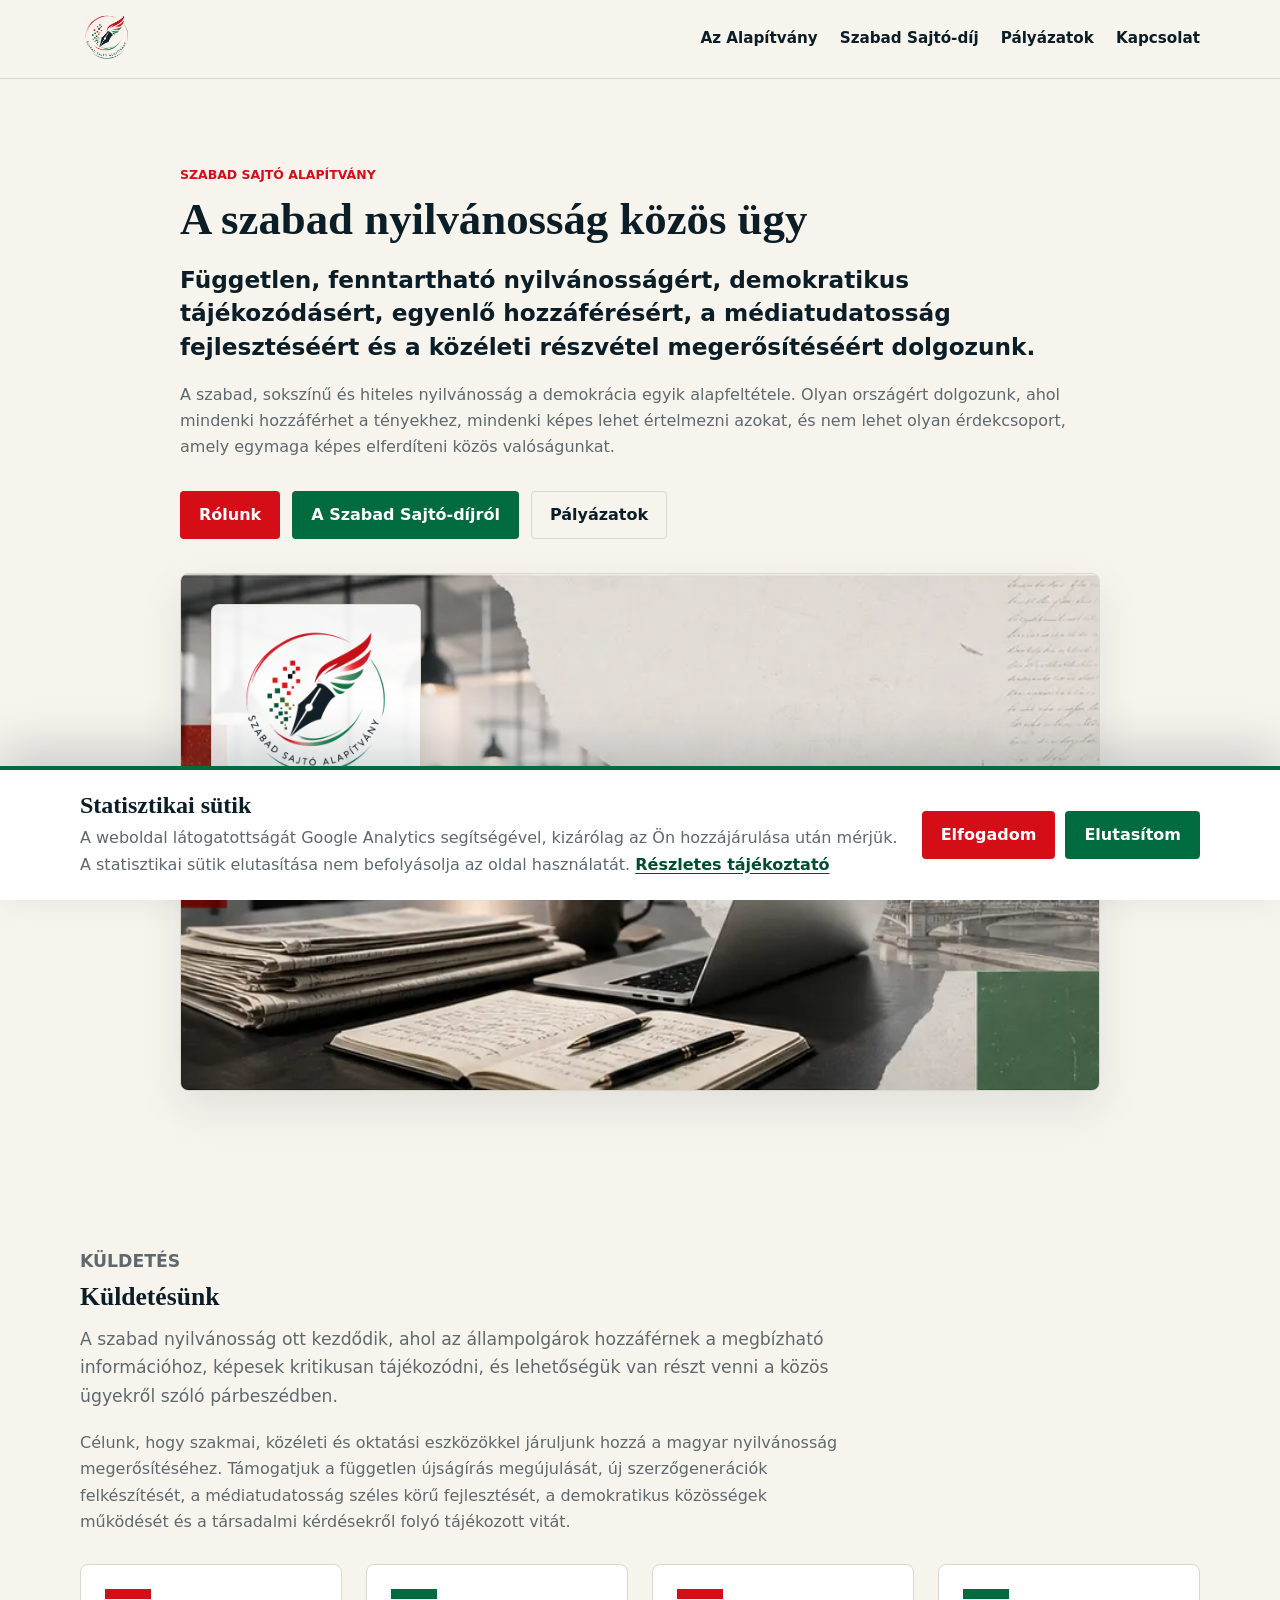
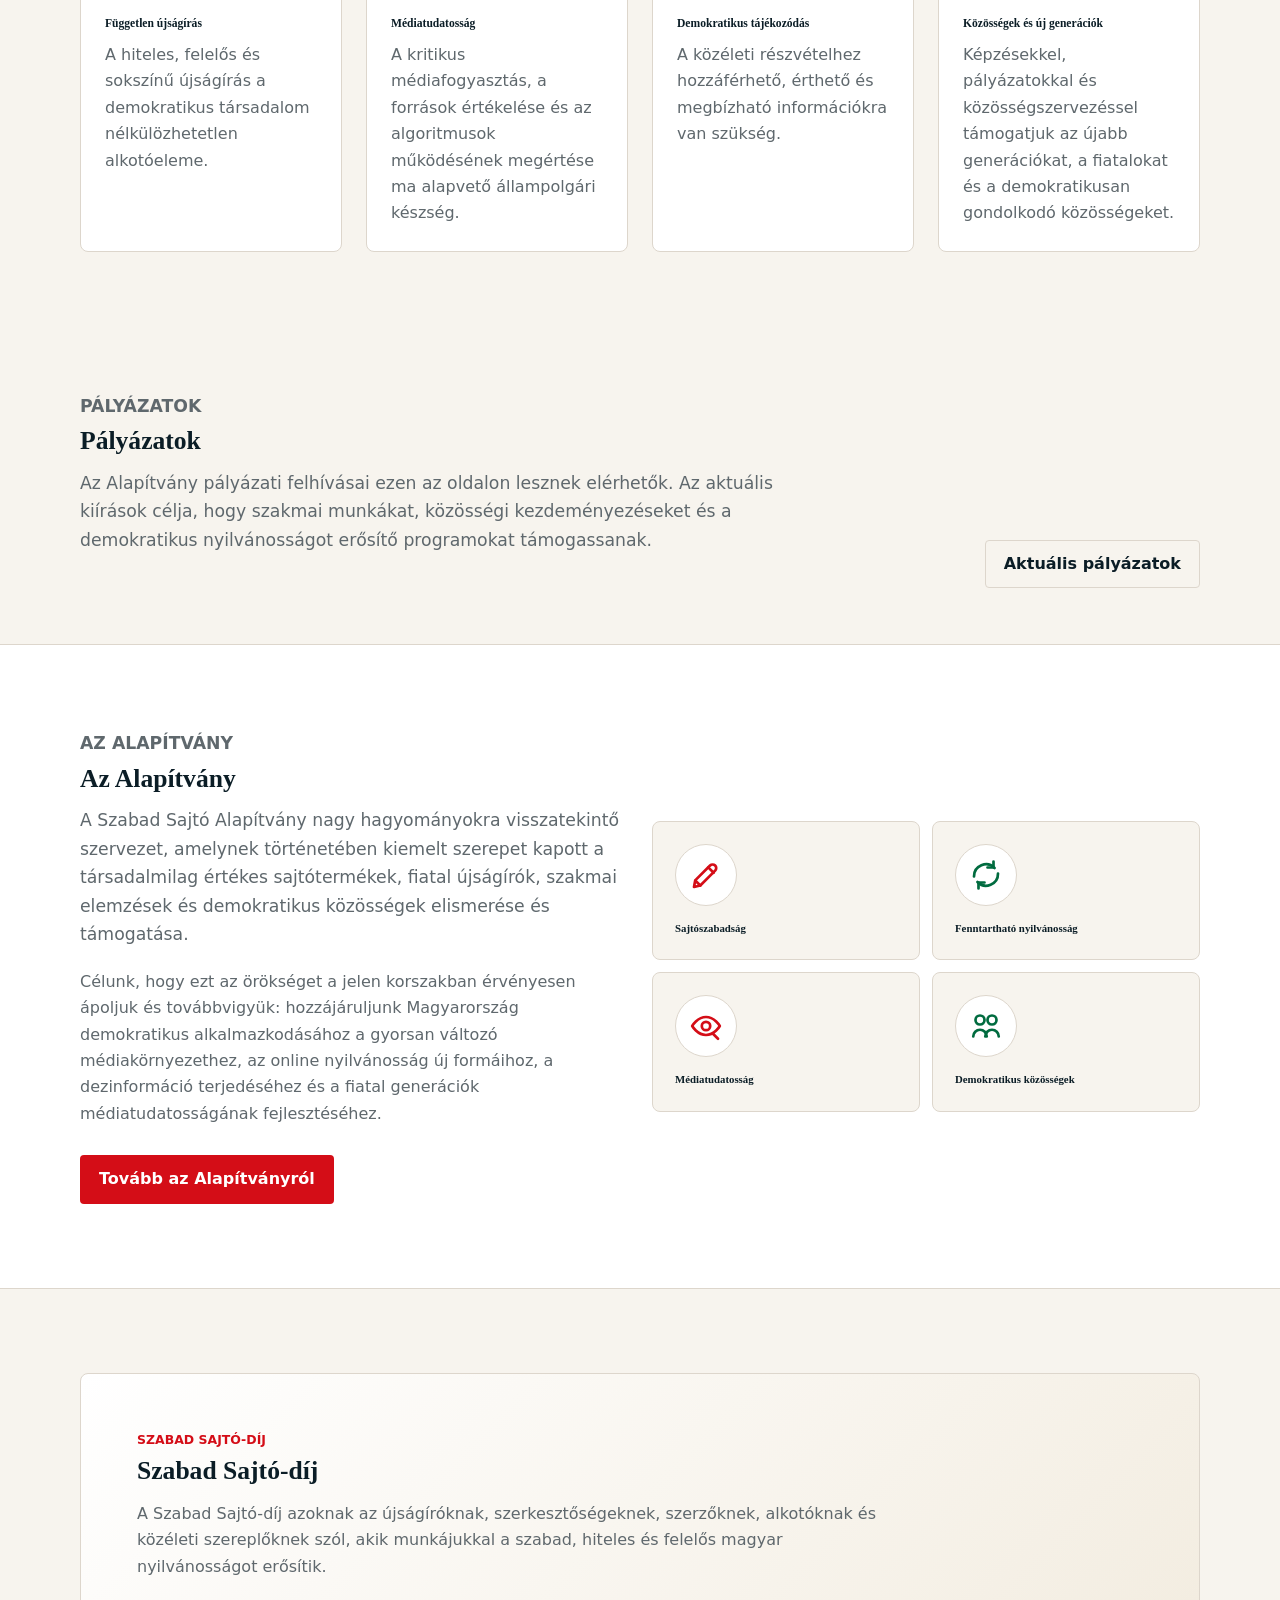
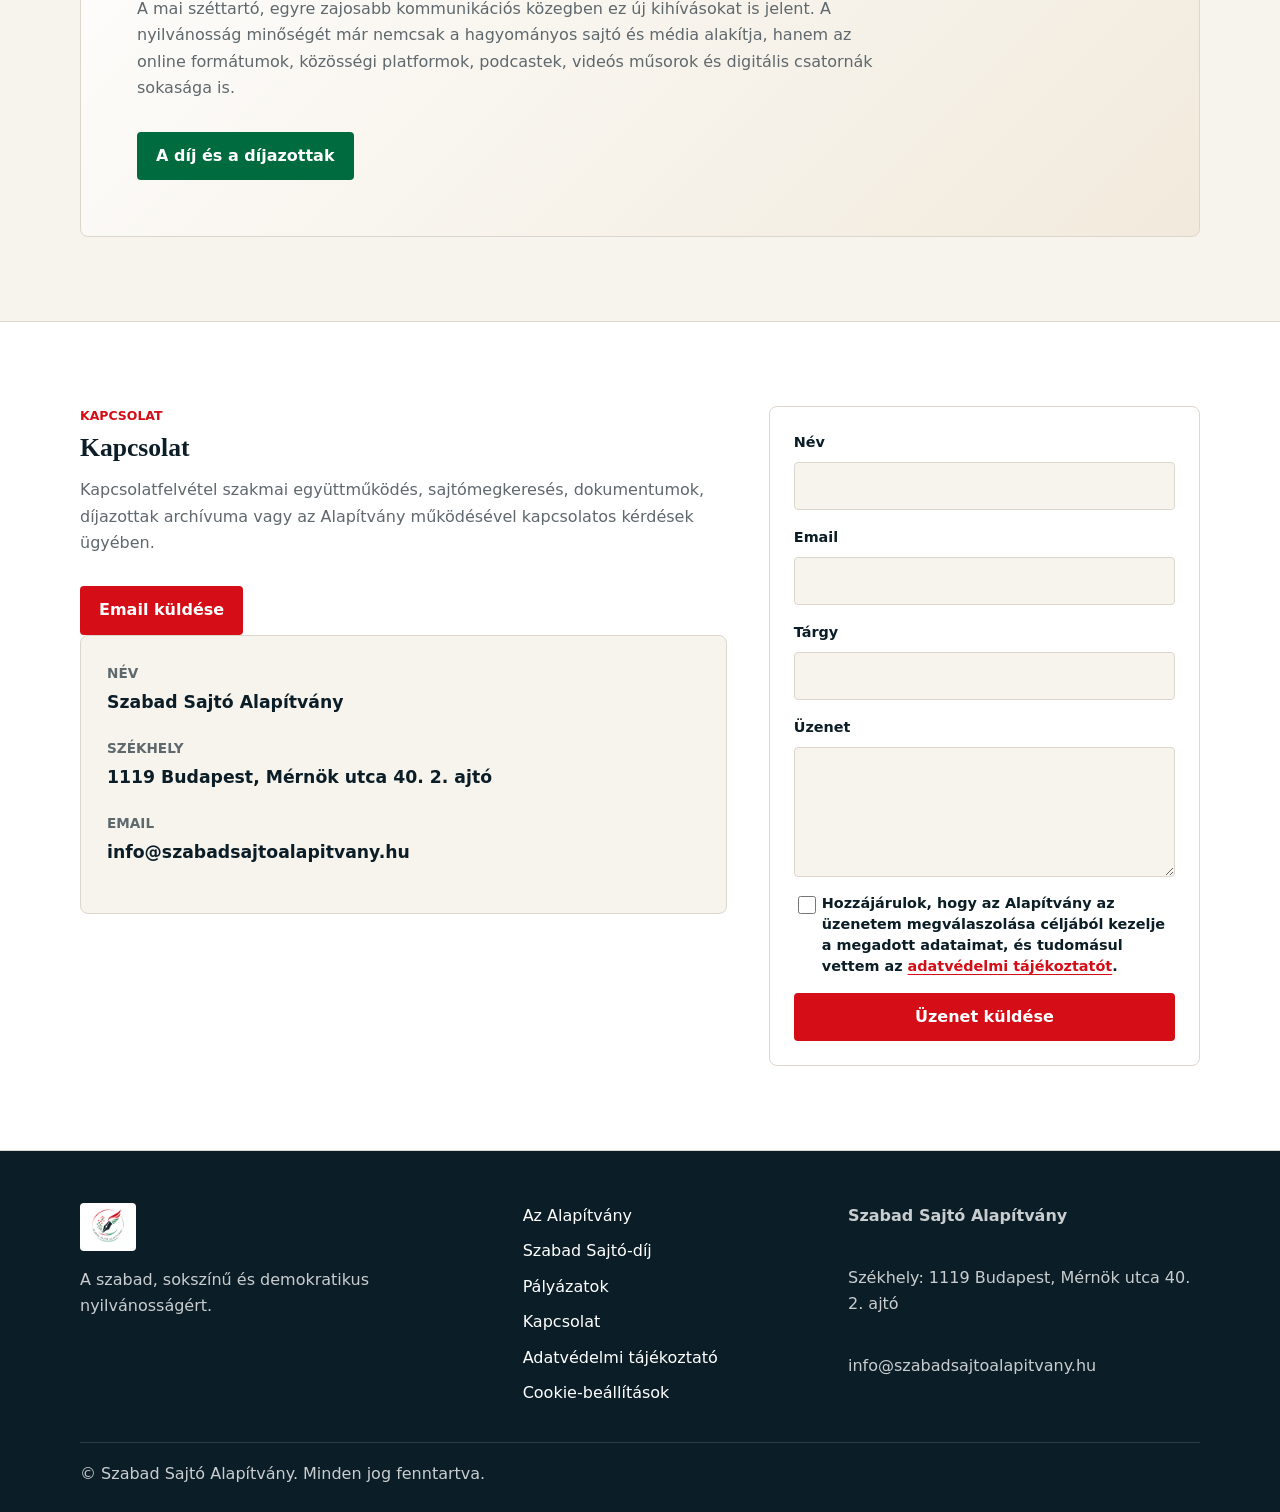
<file: index.html>
<!doctype html>
<html lang="hu">
  <head>
    <meta charset="UTF-8" />
    <meta name="viewport" content="width=device-width, initial-scale=1.0" />
    <title>Szabad Sajtó Alapítvány</title>
    <meta name="description" content="A Szabad Sajtó Alapítvány a független, fenntartható és demokratikus nyilvánosságért, a médiatudatosság fejlesztéséért és a közéleti részvétel megerősítéséért dolgozik." />
    <link rel="canonical" href="https://szabadsajtoalapitvany.hu/index.html" />
    <link rel="icon" type="image/png" href="assets/images/favicon-64.png" />
    <link rel="apple-touch-icon" href="assets/images/favicon-180.png" />
    <meta property="og:title" content="Szabad Sajtó Alapítvány" />
    <meta property="og:description" content="A Szabad Sajtó Alapítvány a független, fenntartható és demokratikus nyilvánosságért dolgozik." />
    <meta property="og:url" content="https://szabadsajtoalapitvany.hu/index.html" />
    <meta property="og:image" content="https://szabadsajtoalapitvany.hu/assets/images/photo-home-editorial.jpg" />
    <meta property="og:type" content="website" />
    <meta name="twitter:card" content="summary_large_image" />
    <link rel="stylesheet" href="assets/css/style.css" />
    <script src="assets/js/analytics-consent.js" defer></script>
  </head>
  <body>
    <header class="site-header">
      <a class="brand" href="index.html" aria-label="Szabad Sajtó Alapítvány főoldal">
        <img src="assets/images/szasalogo.png" width="400" height="400" alt="Szabad Sajtó Alapítvány logó" />
      </a>
      <button class="nav-toggle" type="button" aria-expanded="false" aria-controls="site-nav">
        <span></span><span></span><span></span><span class="sr-only">Menü</span>
      </button>
      <nav id="site-nav" class="site-nav" aria-label="Fő navigáció">
        <a href="alapitvany.html">Az Alapítvány</a>
        <a href="szabad-sajto-dij.html">Szabad Sajtó-díj</a>
        <a href="palyazatok.html">Pályázatok</a>
        <a href="#kapcsolat">Kapcsolat</a>
      </nav>
    </header>

    <main>
      <section class="hero">
        <div class="container hero-grid">
          <div>
            <p class="eyebrow">Szabad Sajtó Alapítvány</p>
            <h1>A szabad nyilvánosság közös ügy</h1>
            <p class="lead">Független, fenntartható nyilvánosságért, demokratikus tájékozódásért, egyenlő hozzáférésért, a médiatudatosság fejlesztéséért és a közéleti részvétel megerősítéséért dolgozunk.</p>
            <p class="muted">A szabad, sokszínű és hiteles nyilvánosság a demokrácia egyik alapfeltétele. Olyan országért dolgozunk, ahol mindenki hozzáférhet a tényekhez, mindenki képes lehet értelmezni azokat, és nem lehet olyan érdekcsoport, amely egymaga képes elferdíteni közös valóságunkat.</p>
            <div class="hero-actions">
              <a class="button button-primary" href="alapitvany.html">Rólunk</a>
              <a class="button button-secondary" href="szabad-sajto-dij.html">A Szabad Sajtó-díjról</a>
              <a class="button button-ghost" href="palyazatok.html">Pályázatok</a>
            </div>
            <figure class="home-hero-photo">
              <picture>
                <source srcset="assets/images/photo-home-editorial.webp" type="image/webp" />
                <img class="home-hero-photo-image" src="assets/images/photo-home-editorial.jpg" width="798" height="428" alt="Szerkesztőségi hangulatú asztal újságokkal, jegyzetfüzettel és laptoppal" />
              </picture>
              <img class="home-hero-logo" src="assets/images/szasalogo.png" width="400" height="400" alt="" aria-hidden="true" />
            </figure>
          </div>
        </div>
      </section>

      <section class="page-section">
        <div class="container">
          <header class="section-header">
            <p class="eyebrow">Küldetés</p>
            <h2>Küldetésünk</h2>
            <p>A szabad nyilvánosság ott kezdődik, ahol az állampolgárok hozzáférnek a megbízható információhoz, képesek kritikusan tájékozódni, és lehetőségük van részt venni a közös ügyekről szóló párbeszédben.</p>
          </header>
          <p class="section-copy">Célunk, hogy szakmai, közéleti és oktatási eszközökkel járuljunk hozzá a magyar nyilvánosság megerősítéséhez. Támogatjuk a független újságírás megújulását, új szerzőgenerációk felkészítését, a médiatudatosság széles körű fejlesztését, a demokratikus közösségek működését és a társadalmi kérdésekről folyó tájékozott vitát.</p>
          <div class="grid four">
            <article class="card"><span class="mark mark-red"></span><h3>Független újságírás</h3><p>A hiteles, felelős és sokszínű újságírás a demokratikus társadalom nélkülözhetetlen alkotóeleme.</p></article>
            <article class="card"><span class="mark mark-green"></span><h3>Médiatudatosság</h3><p>A kritikus médiafogyasztás, a források értékelése és az algoritmusok működésének megértése ma alapvető állampolgári készség.</p></article>
            <article class="card"><span class="mark mark-red"></span><h3>Demokratikus tájékozódás</h3><p>A közéleti részvételhez hozzáférhető, érthető és megbízható információkra van szükség.</p></article>
            <article class="card"><span class="mark mark-green"></span><h3>Közösségek és új generációk</h3><p>Képzésekkel, pályázatokkal és közösségszervezéssel támogatjuk az újabb generációkat, a fiatalokat és a demokratikusan gondolkodó közösségeket.</p></article>
          </div>
        </div>
      </section>

      <section class="page-section tight">
        <div class="container grants-row">
          <header class="section-header">
            <p class="eyebrow">Pályázatok</p>
            <h2>Pályázatok</h2>
            <p>Az Alapítvány pályázati felhívásai ezen az oldalon lesznek elérhetők. Az aktuális kiírások célja, hogy szakmai munkákat, közösségi kezdeményezéseket és a demokratikus nyilvánosságot erősítő programokat támogassanak.</p>
          </header>
          <a class="button button-ghost" href="palyazatok.html">Aktuális pályázatok</a>
        </div>
      </section>

      <section class="page-section band">
        <div class="container grid two">
          <div>
            <header class="section-header">
              <p class="eyebrow">Az Alapítvány</p>
              <h2>Az Alapítvány</h2>
              <p>A Szabad Sajtó Alapítvány nagy hagyományokra visszatekintő szervezet, amelynek történetében kiemelt szerepet kapott a társadalmilag értékes sajtótermékek, fiatal újságírók, szakmai elemzések és demokratikus közösségek elismerése és támogatása.</p>
            </header>
            <p class="section-copy">Célunk, hogy ezt az örökséget a jelen korszakban érvényesen ápoljuk és továbbvigyük: hozzájáruljunk Magyarország demokratikus alkalmazkodásához a gyorsan változó médiakörnyezethez, az online nyilvánosság új formáihoz, a dezinformáció terjedéséhez és a fiatal generációk médiatudatosságának fejlesztéséhez.</p>
            <a class="button button-primary" href="alapitvany.html">Tovább az Alapítványról</a>
          </div>
          <div class="value-grid">
            <div>
              <span class="value-icon" aria-hidden="true">
                <svg viewBox="0 0 24 24" focusable="false"><path d="M4 20l4.2-1 9.9-9.9a2.4 2.4 0 0 0-3.4-3.4L4.8 15.6 4 20z" /><path d="M13.5 6.9l3.6 3.6" /><path d="M8.2 19 5 15.8" /></svg>
              </span>
              <span>Sajtószabadság</span>
            </div>
            <div>
              <span class="value-icon" aria-hidden="true">
                <svg viewBox="0 0 24 24" focusable="false"><path d="M4 13a8 8 0 0 1 13.7-5.7" /><path d="M20 11a8 8 0 0 1-13.7 5.7" /><path d="M17 3v4h-4" /><path d="M7 21v-4h4" /></svg>
              </span>
              <span>Fenntartható nyilvánosság</span>
            </div>
            <div>
              <span class="value-icon" aria-hidden="true">
                <svg viewBox="0 0 24 24" focusable="false"><path d="M2.8 12s3.4-6 9.2-6 9.2 6 9.2 6-3.4 6-9.2 6-9.2-6-9.2-6z" /><circle cx="12" cy="12" r="2.8" /><path d="M16.8 17.3 20 20.5" /></svg>
              </span>
              <span>Médiatudatosság</span>
            </div>
            <div>
              <span class="value-icon" aria-hidden="true">
                <svg viewBox="0 0 24 24" focusable="false"><path d="M8 11a3 3 0 1 0 0-6 3 3 0 0 0 0 6z" /><path d="M16 11a3 3 0 1 0 0-6 3 3 0 0 0 0 6z" /><path d="M3.5 19a4.5 4.5 0 0 1 9 0" /><path d="M11.5 19a4.5 4.5 0 0 1 9 0" /></svg>
              </span>
              <span>Demokratikus közösségek</span>
            </div>
          </div>
        </div>
      </section>

      <section class="page-section">
        <div class="container award-box">
          <div>
            <p class="eyebrow">Szabad Sajtó-díj</p>
            <h2>Szabad Sajtó-díj</h2>
            <p class="muted">A Szabad Sajtó-díj azoknak az újságíróknak, szerkesztőségeknek, szerzőknek, alkotóknak és közéleti szereplőknek szól, akik munkájukkal a szabad, hiteles és felelős magyar nyilvánosságot erősítik.</p>
            <p class="muted">A mai széttartó, egyre zajosabb kommunikációs közegben ez új kihívásokat is jelent. A nyilvánosság minőségét már nemcsak a hagyományos sajtó és média alakítja, hanem az online formátumok, közösségi platformok, podcastek, videós műsorok és digitális csatornák sokasága is.</p>
            <div class="button-row"><a class="button button-secondary" href="szabad-sajto-dij.html">A díj és a díjazottak</a></div>
          </div>
        </div>
      </section>

      <section id="kapcsolat" class="page-section contact">
        <div class="container contact-grid">
          <div>
            <p class="eyebrow">Kapcsolat</p>
            <h2>Kapcsolat</h2>
            <p class="muted">Kapcsolatfelvétel szakmai együttműködés, sajtómegkeresés, dokumentumok, díjazottak archívuma vagy az Alapítvány működésével kapcsolatos kérdések ügyében.</p>
            <div class="button-row"><a class="button button-primary" href="mailto:info@szabadsajtoalapitvany.hu">Email küldése</a></div>
            <dl class="contact-details">
              <dt>Név</dt>
              <dd>Szabad Sajtó Alapítvány</dd>
              <dt>Székhely</dt>
              <dd>1119 Budapest, Mérnök utca 40. 2. ajtó</dd>
              <dt>Email</dt>
              <dd><a href="mailto:info@szabadsajtoalapitvany.hu">info@szabadsajtoalapitvany.hu</a></dd>
            </dl>
          </div>
          <form class="site-form" action="https://formspree.io/f/mvzegaaa" method="POST" data-success-message="Köszönjük, az üzenet megérkezett. Hamarosan jelentkezünk.">
            <input type="hidden" name="_subject" value="Kapcsolati üzenet - Szabad Sajtó Alapítvány" />
            <label>
              <span>Név</span>
              <input type="text" name="nev" autocomplete="name" required />
            </label>
            <label>
              <span>Email</span>
              <input type="email" name="email" autocomplete="email" required />
            </label>
            <label>
              <span>Tárgy</span>
              <input type="text" name="targy" required />
            </label>
            <label>
              <span>Üzenet</span>
              <textarea name="uzenet" rows="6" required></textarea>
            </label>
            <label class="checkbox-field">
              <input type="checkbox" name="adatkezeles_elfogadva" value="igen" required />
              <span>Hozzájárulok, hogy az Alapítvány az üzenetem megválaszolása céljából kezelje a megadott adataimat, és tudomásul vettem az <a href="adatvedelmi-tajekoztato.html">adatvédelmi tájékoztatót</a>.</span>
            </label>
            <button class="button button-primary" type="submit">Üzenet küldése</button>
          </form>
        </div>
      </section>
    </main>

    <footer class="site-footer">
      <div class="footer-inner">
        <div><img src="assets/images/szasalogo.png" width="400" height="400" alt="Szabad Sajtó Alapítvány logó" /><p>A szabad, sokszínű és demokratikus nyilvánosságért.</p></div>
        <nav aria-label="Lábléc navigáció"><a href="alapitvany.html">Az Alapítvány</a><a href="szabad-sajto-dij.html">Szabad Sajtó-díj</a><a href="palyazatok.html">Pályázatok</a><a href="#kapcsolat">Kapcsolat</a><a href="adatvedelmi-tajekoztato.html">Adatvédelmi tájékoztató</a></nav>
        <address><strong>Szabad Sajtó Alapítvány</strong><span>Székhely: 1119 Budapest, Mérnök utca 40. 2. ajtó</span><a href="mailto:info@szabadsajtoalapitvany.hu">info@szabadsajtoalapitvany.hu</a></address>
      </div>
      <div class="copyright">© Szabad Sajtó Alapítvány. Minden jog fenntartva.</div>
    </footer>

    <script src="assets/js/main.js"></script>
  </body>
</html>
</file>
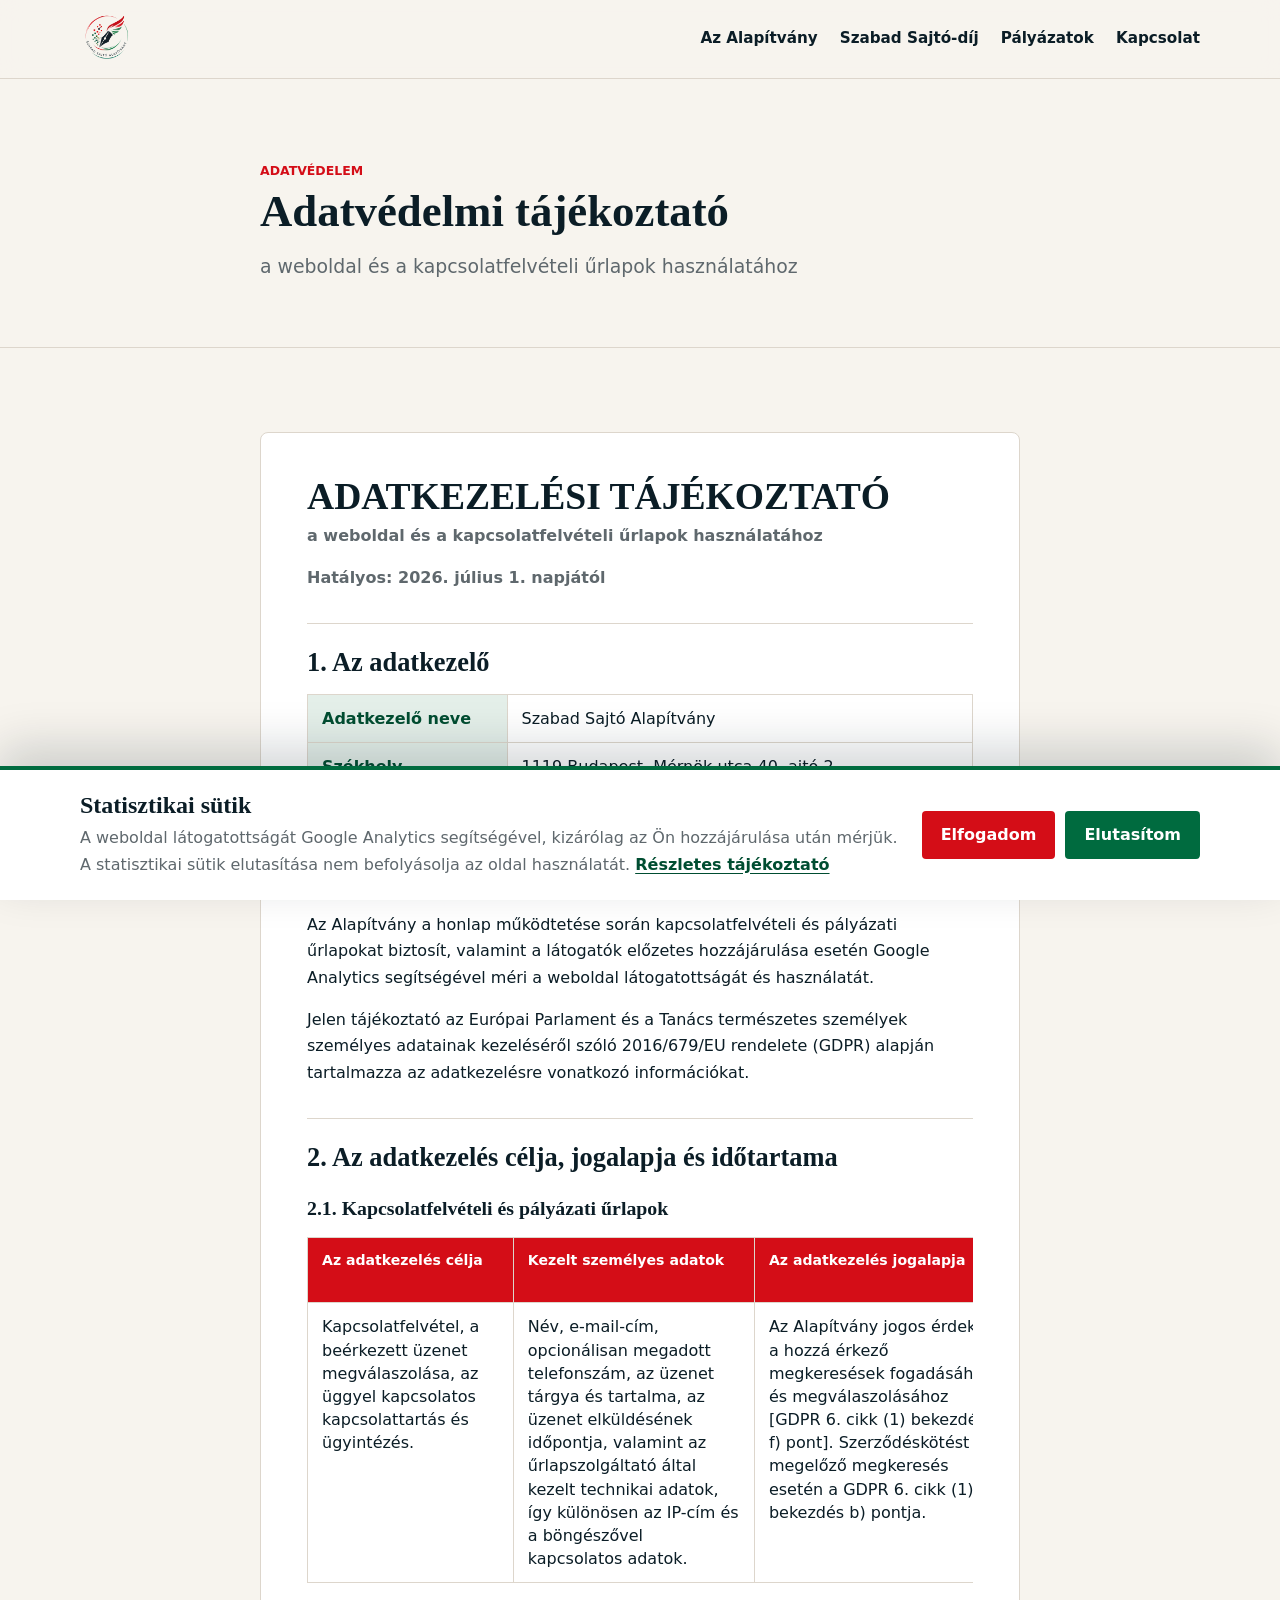
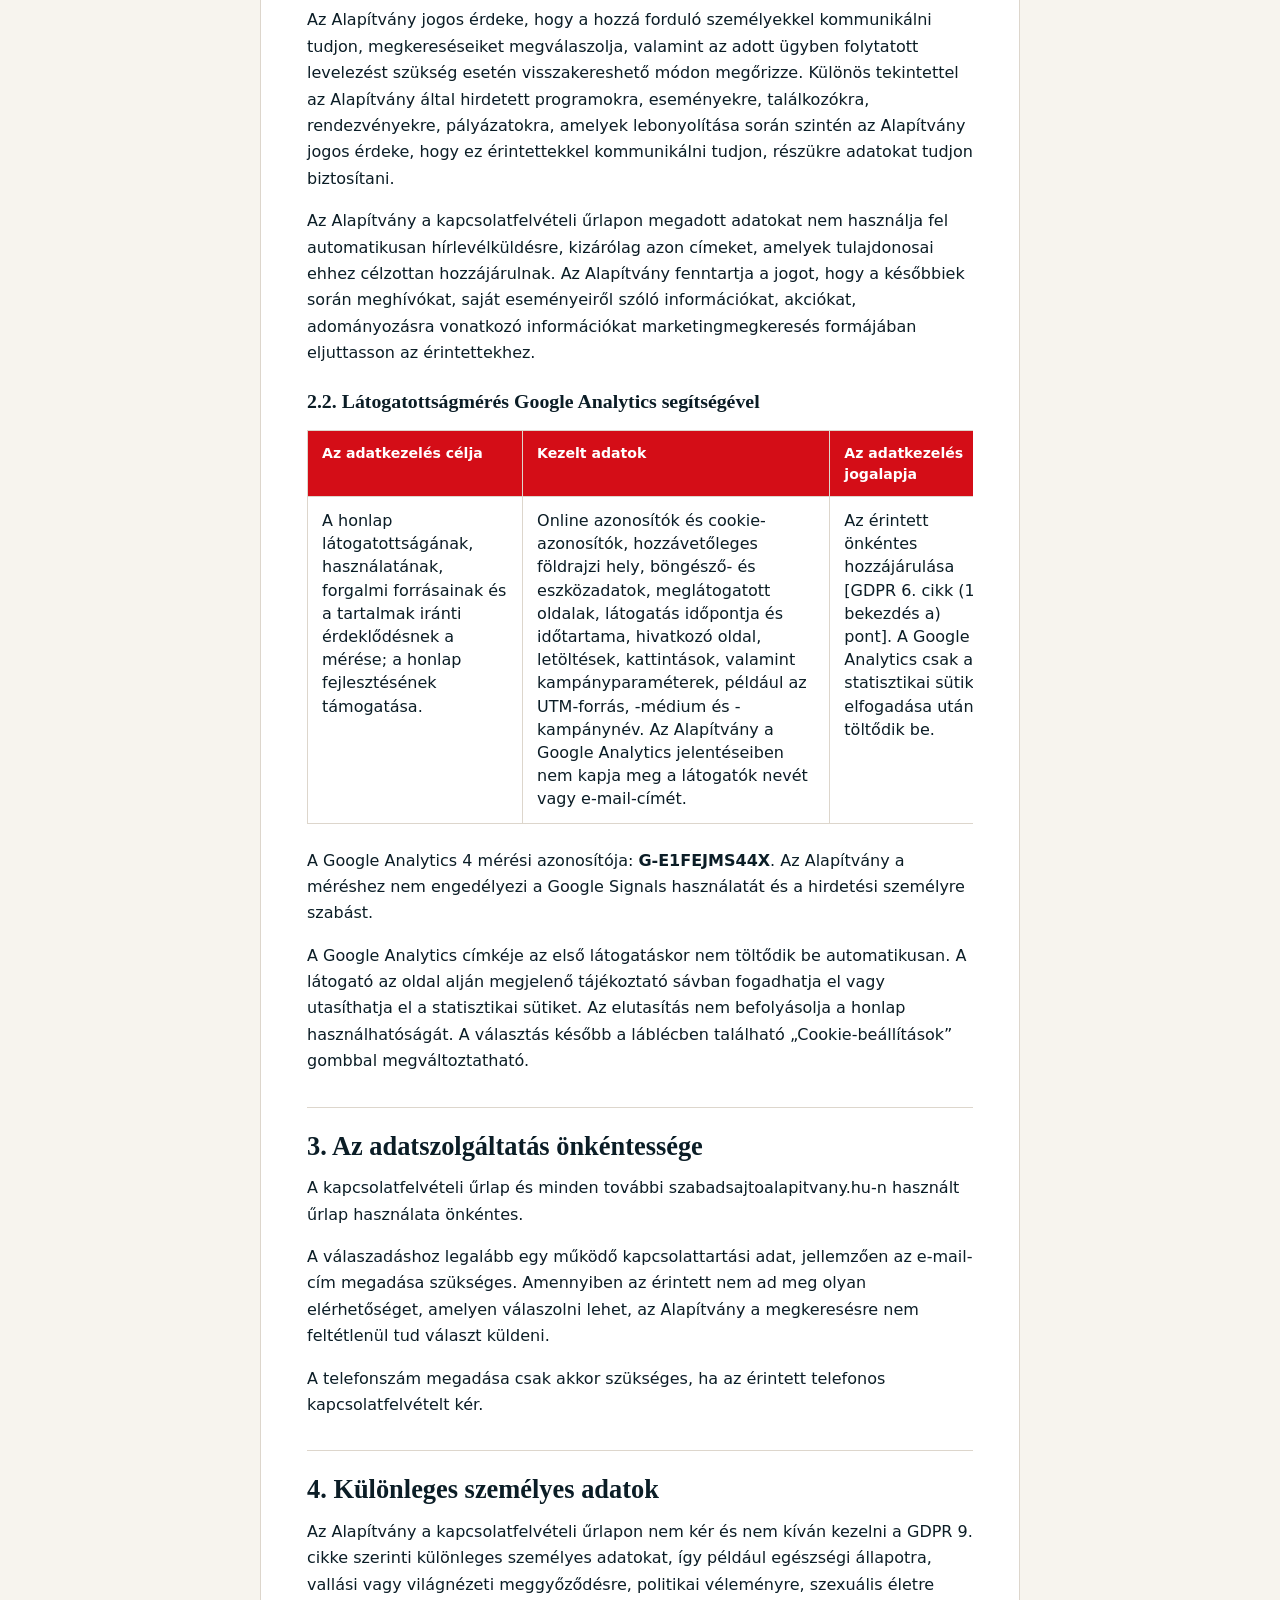
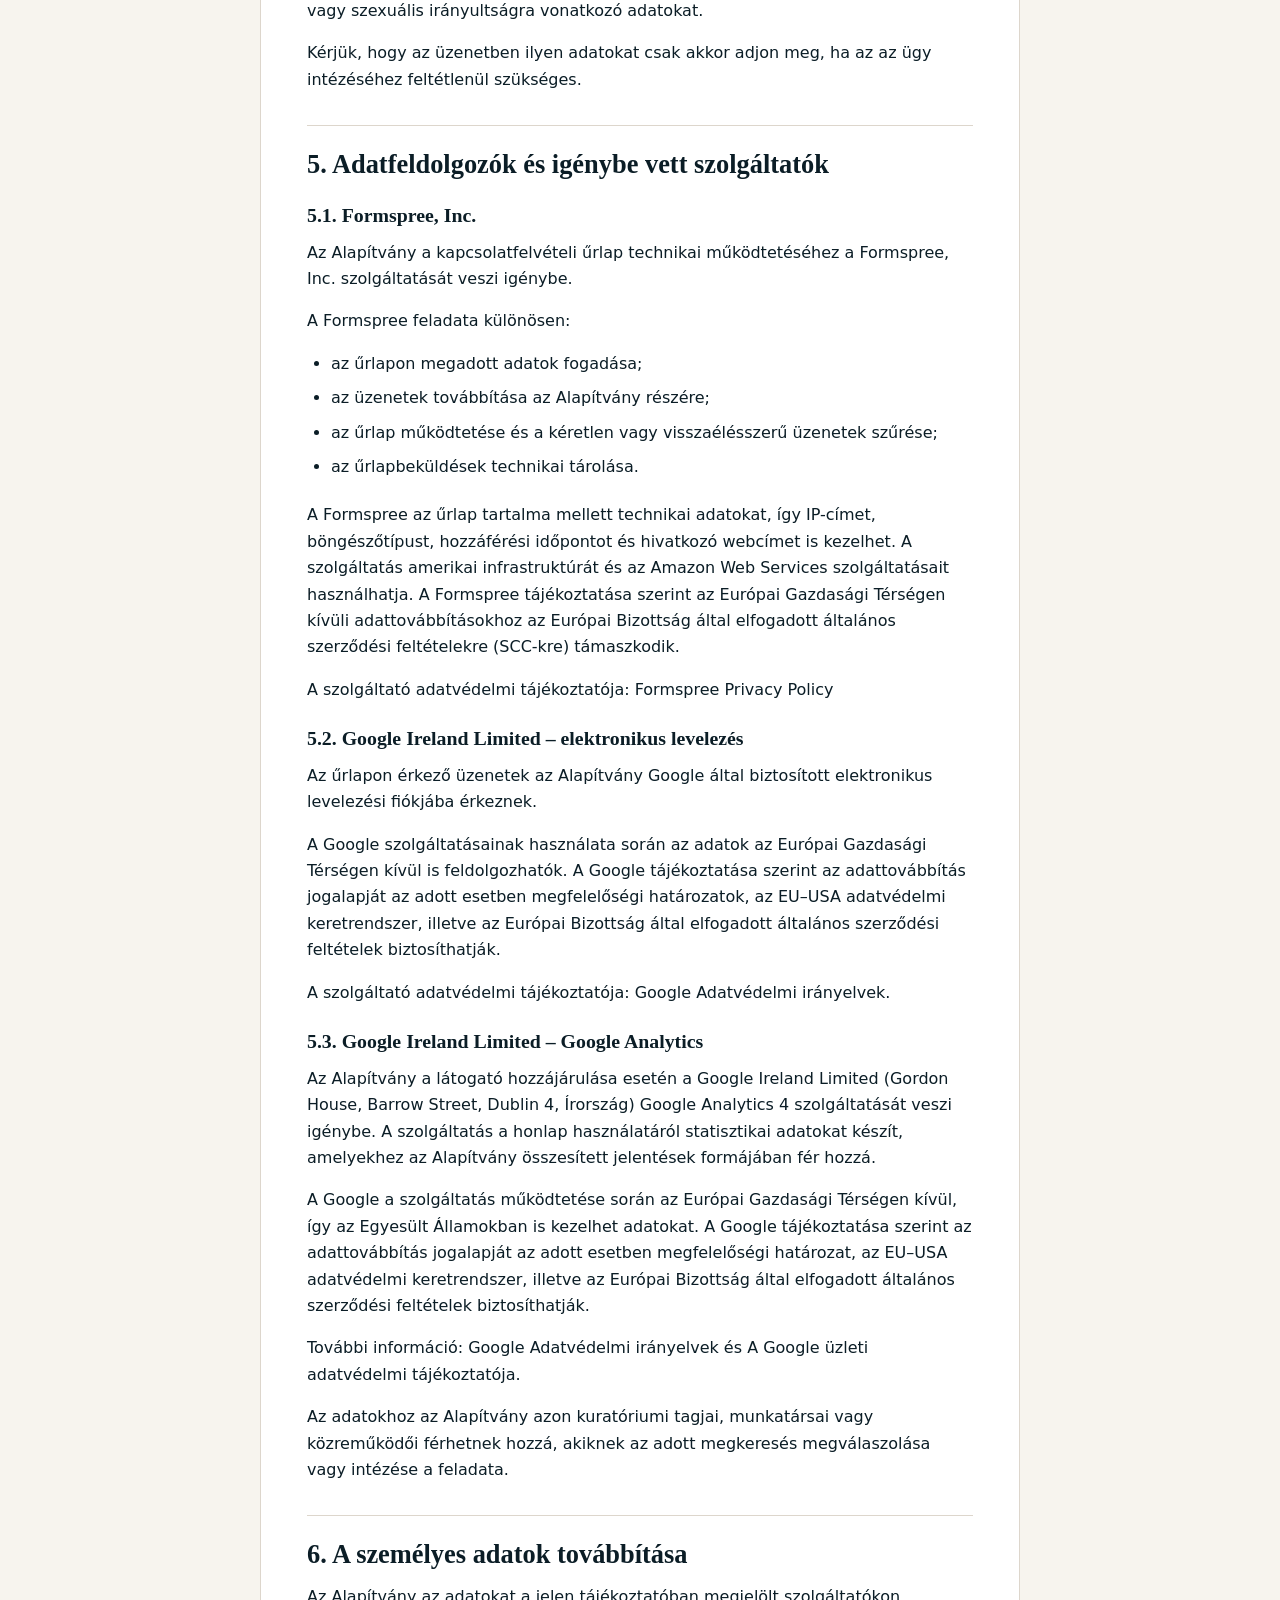
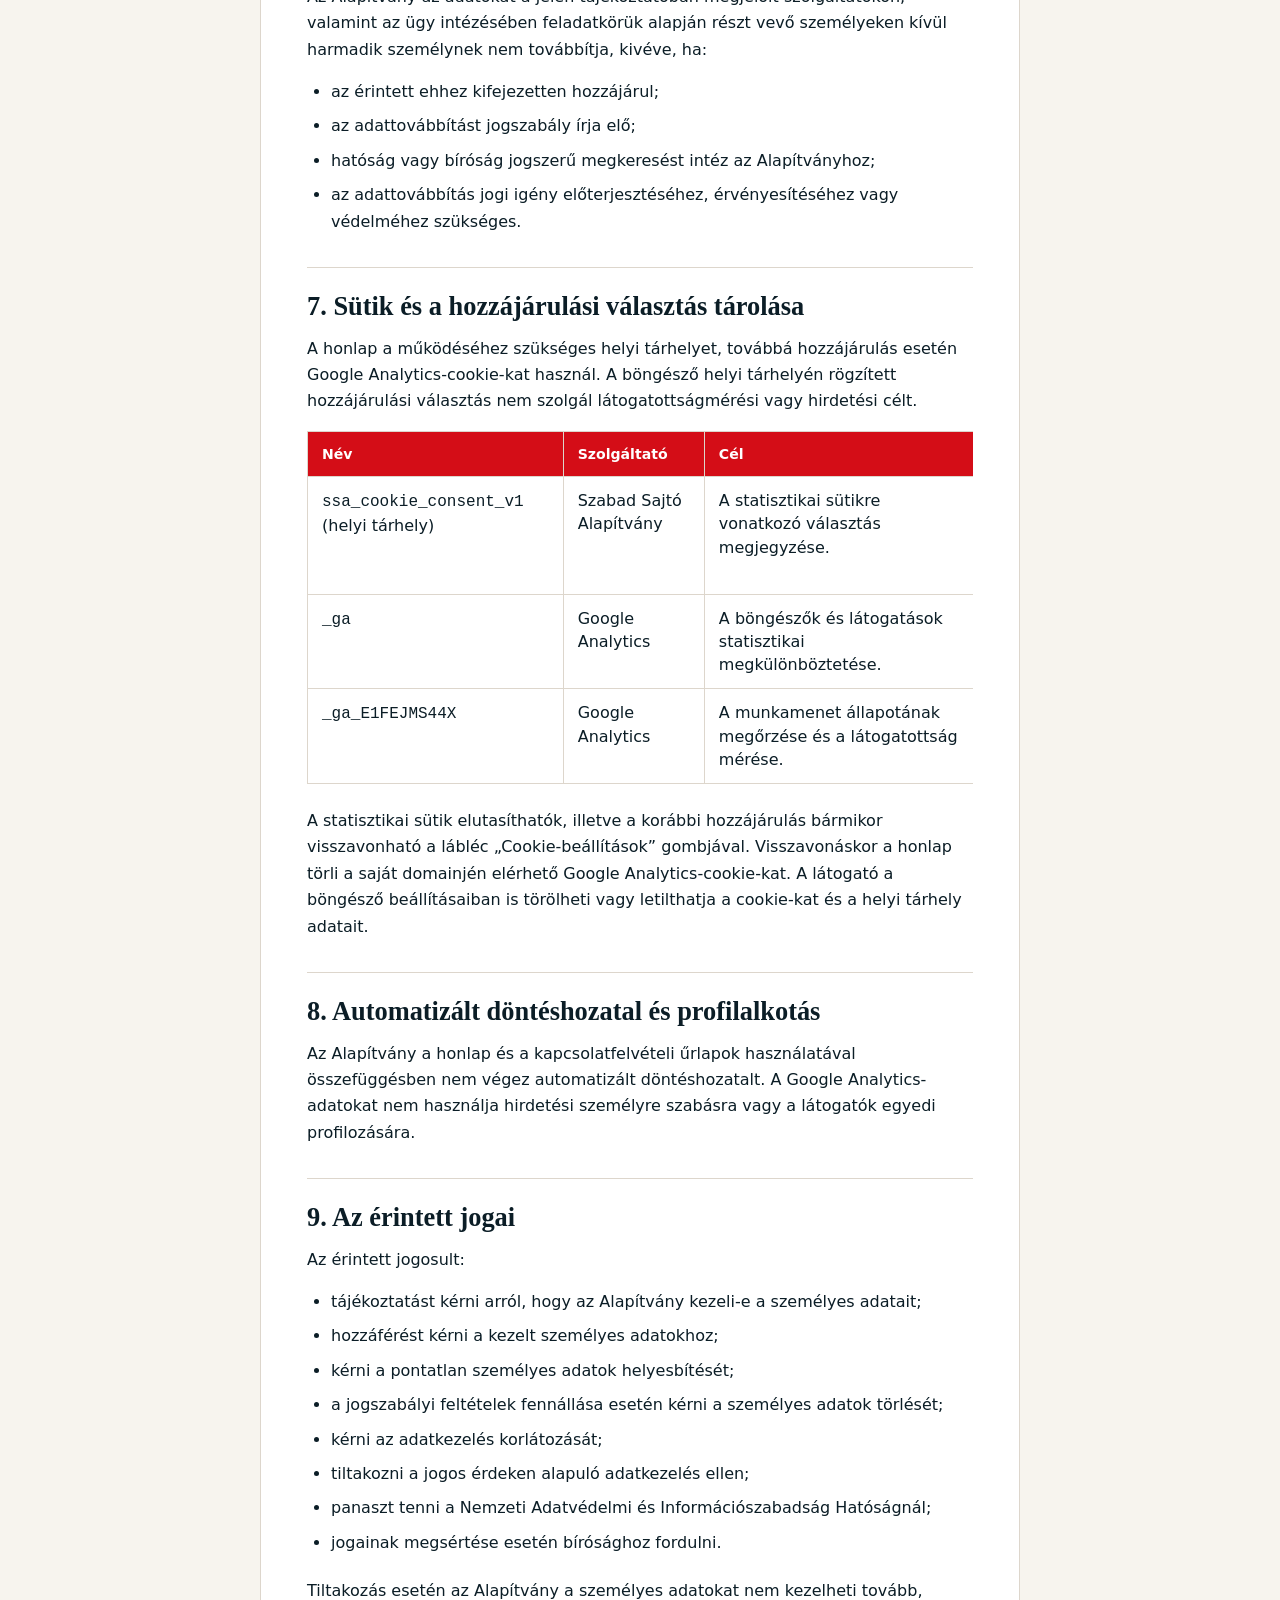
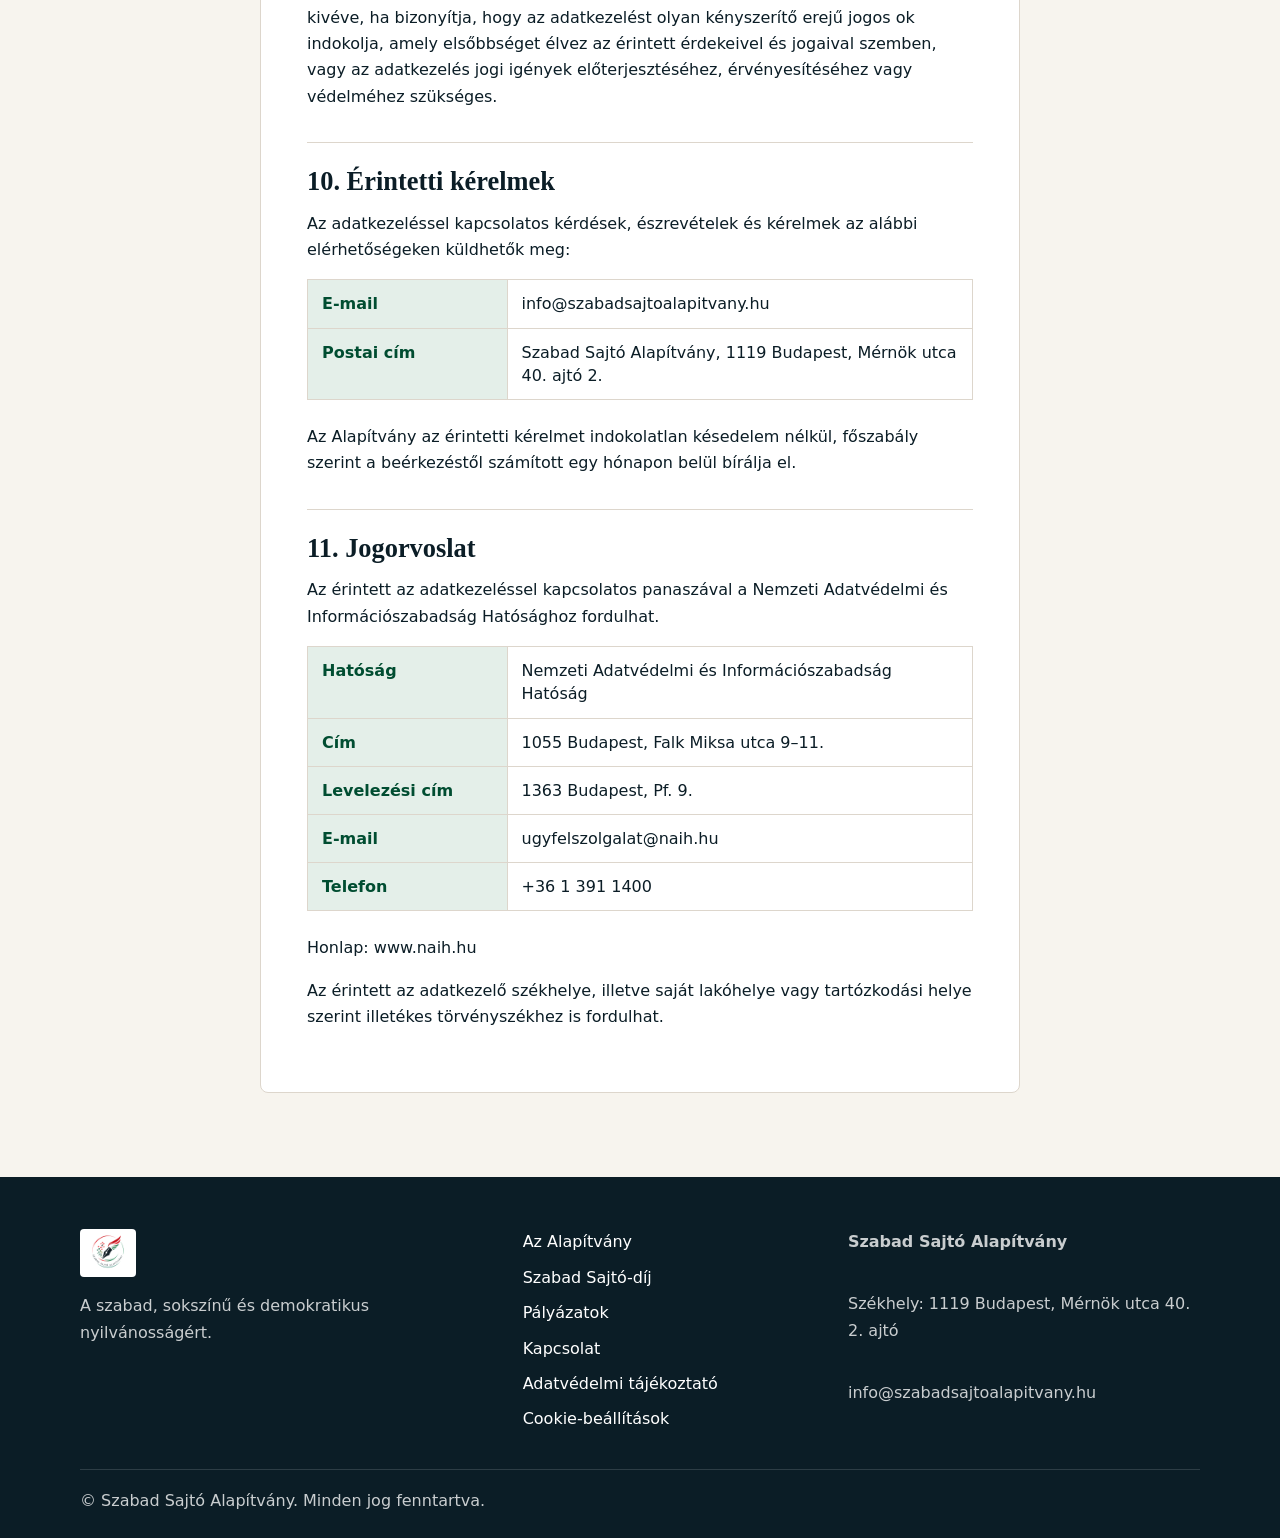
<file: adatvedelmi-tajekoztato.html>
<!doctype html>
<html lang="hu">
  <head>
    <meta charset="UTF-8" />
    <meta name="viewport" content="width=device-width, initial-scale=1.0" />
    <title>Adatvédelmi tájékoztató | Szabad Sajtó Alapítvány</title>
    <meta name="description" content="A Szabad Sajtó Alapítvány adatkezelési tájékoztatója a weboldal, a kapcsolatfelvételi űrlapok és a látogatottságmérés használatához." />
    <link rel="canonical" href="https://szabadsajtoalapitvany.hu/adatvedelmi-tajekoztato.html" />
    <link rel="icon" type="image/png" href="assets/images/favicon-64.png" />
    <link rel="apple-touch-icon" href="assets/images/favicon-180.png" />
    <meta property="og:title" content="Adatvédelmi tájékoztató | Szabad Sajtó Alapítvány" />
    <meta property="og:description" content="Adatkezelési tájékoztató a weboldal, az űrlapok és a látogatottságmérés használatához." />
    <meta property="og:url" content="https://szabadsajtoalapitvany.hu/adatvedelmi-tajekoztato.html" />
    <meta property="og:image" content="https://szabadsajtoalapitvany.hu/assets/images/photo-foundation-documents.jpg" />
    <meta property="og:type" content="website" />
    <meta name="twitter:card" content="summary_large_image" />
    <link rel="stylesheet" href="assets/css/style.css" />
    <script src="assets/js/analytics-consent.js" defer></script>
  </head>
  <body>
    <header class="site-header">
      <a class="brand" href="index.html" aria-label="Szabad Sajtó Alapítvány főoldal"><img src="assets/images/szasalogo.png" width="400" height="400" alt="Szabad Sajtó Alapítvány logó" /></a>
      <button class="nav-toggle" type="button" aria-expanded="false" aria-controls="site-nav"><span></span><span></span><span></span><span class="sr-only">Menü</span></button>
      <nav id="site-nav" class="site-nav" aria-label="Fő navigáció"><a href="alapitvany.html">Az Alapítvány</a><a href="szabad-sajto-dij.html">Szabad Sajtó-díj</a><a href="palyazatok.html">Pályázatok</a><a href="index.html#kapcsolat">Kapcsolat</a></nav>
    </header>

    <main>
      <section class="subhero">
        <div class="container-narrow">
          <p class="eyebrow">Adatvédelem</p>
          <h1>Adatvédelmi tájékoztató</h1>
          <p>a weboldal és a kapcsolatfelvételi űrlapok használatához</p>
        </div>
      </section>

      <section class="page-section privacy-page">
        <div class="container-narrow">
          <article class="privacy-document">
              <h1>ADATKEZELÉSI TÁJÉKOZTATÓ</h1>
              <p class="privacy-lead">a weboldal és a kapcsolatfelvételi űrlapok használatához</p>
              <p class="privacy-lead">Hatályos: 2026. július 1. napjától</p>
              <h2>1. Az adatkezelő</h2>
              <div class="table-scroll">
                <table class="privacy-table privacy-table-pairs">
                  <tbody>
                    <tr>
                      <th scope="row">Adatkezelő neve</th>
                      <td>Szabad Sajtó Alapítvány</td>
                    </tr>
                    <tr>
                      <th scope="row">Székhely</th>
                      <td>1119 Budapest, Mérnök utca 40. ajtó 2.</td>
                    </tr>
                    <tr>
                      <th scope="row">E-mail-cím</th>
                      <td>info@szabadsajtoalapitvany.hu</td>
                    </tr>
                    <tr>
                      <th scope="row">A továbbiakban</th>
                      <td>Alapítvány vagy Adatkezelő</td>
                    </tr>
                  </tbody>
                </table>
              </div>
              <p>Az Alapítvány a honlap működtetése során kapcsolatfelvételi és pályázati űrlapokat biztosít, valamint a látogatók előzetes hozzájárulása esetén Google Analytics segítségével méri a weboldal látogatottságát és használatát.</p>
              <p>Jelen tájékoztató az Európai Parlament és a Tanács természetes személyek személyes adatainak kezeléséről szóló 2016/679/EU rendelete (GDPR) alapján tartalmazza az adatkezelésre vonatkozó információkat.</p>
              <h2>2. Az adatkezelés célja, jogalapja és időtartama</h2>
              <h3>2.1. Kapcsolatfelvételi és pályázati űrlapok</h3>
              <div class="table-scroll">
                <table class="privacy-table privacy-table-wide">
                  <thead>
                    <tr>
                      <th scope="col">Az adatkezelés célja</th>
                      <th scope="col">Kezelt személyes adatok</th>
                      <th scope="col">Az adatkezelés jogalapja</th>
                      <th scope="col">Az adatkezelés időtartama</th>
                    </tr>
                  </thead>
                  <tbody>
                    <tr>
                      <td>Kapcsolatfelvétel, a beérkezett üzenet megválaszolása, az üggyel kapcsolatos kapcsolattartás és ügyintézés.</td>
                      <td>Név, e-mail-cím, opcionálisan megadott telefonszám, az üzenet tárgya és tartalma, az üzenet elküldésének időpontja, valamint az űrlapszolgáltató által kezelt technikai adatok, így különösen az IP-cím és a böngészővel kapcsolatos adatok.</td>
                      <td>Az Alapítvány jogos érdeke a hozzá érkező megkeresések fogadásához és megválaszolásához [GDPR 6. cikk (1) bekezdés f) pont]. Szerződéskötést megelőző megkeresés esetén a GDPR 6. cikk (1) bekezdés b) pontja.</td>
                      <td>Az ügy lezárásáig, ezt követően legfeljebb két évig. Jogi igény, hatósági megkeresés vagy jogszabályi kötelezettség esetén az ennek kezeléséhez szükséges ideig.</td>
                    </tr>
                  </tbody>
                </table>
              </div>
              <p>Az Alapítvány jogos érdeke, hogy a hozzá forduló személyekkel kommunikálni tudjon, megkereséseiket megválaszolja, valamint az adott ügyben folytatott levelezést szükség esetén visszakereshető módon megőrizze. Különös tekintettel az Alapítvány által hirdetett programokra, eseményekre, találkozókra, rendezvényekre, pályázatokra, amelyek lebonyolítása során szintén az Alapítvány jogos érdeke, hogy ez érintettekkel kommunikálni tudjon, részükre adatokat tudjon biztosítani.</p>
              <p>Az Alapítvány a kapcsolatfelvételi űrlapon megadott adatokat nem használja fel automatikusan hírlevélküldésre, kizárólag azon címeket, amelyek tulajdonosai ehhez célzottan hozzájárulnak. Az Alapítvány fenntartja a jogot, hogy a későbbiek során meghívókat, saját eseményeiről szóló információkat, akciókat, adományozásra vonatkozó információkat marketingmegkeresés formájában eljuttasson az érintettekhez.</p>
              <h3 id="sutik-es-analytics">2.2. Látogatottságmérés Google Analytics segítségével</h3>
              <div class="table-scroll">
                <table class="privacy-table privacy-table-wide">
                  <thead>
                    <tr>
                      <th scope="col">Az adatkezelés célja</th>
                      <th scope="col">Kezelt adatok</th>
                      <th scope="col">Az adatkezelés jogalapja</th>
                      <th scope="col">Az adatkezelés időtartama</th>
                    </tr>
                  </thead>
                  <tbody>
                    <tr>
                      <td>A honlap látogatottságának, használatának, forgalmi forrásainak és a tartalmak iránti érdeklődésnek a mérése; a honlap fejlesztésének támogatása.</td>
                      <td>Online azonosítók és cookie-azonosítók, hozzávetőleges földrajzi hely, böngésző- és eszközadatok, meglátogatott oldalak, látogatás időpontja és időtartama, hivatkozó oldal, letöltések, kattintások, valamint kampányparaméterek, például az UTM-forrás, -médium és -kampánynév. Az Alapítvány a Google Analytics jelentéseiben nem kapja meg a látogatók nevét vagy e-mail-címét.</td>
                      <td>Az érintett önkéntes hozzájárulása [GDPR 6. cikk (1) bekezdés a) pont]. A Google Analytics csak a statisztikai sütik elfogadása után töltődik be.</td>
                      <td>A hozzájárulás visszavonásáig, illetve az egyes cookie-k lejáratáig. A Google Analytics esemény- és felhasználói szintű adatainak megőrzését az Alapítvány legfeljebb 14 hónapban határozza meg.</td>
                    </tr>
                  </tbody>
                </table>
              </div>
              <p>A Google Analytics 4 mérési azonosítója: <strong>G-E1FEJMS44X</strong>. Az Alapítvány a méréshez nem engedélyezi a Google Signals használatát és a hirdetési személyre szabást.</p>
              <p>A Google Analytics címkéje az első látogatáskor nem töltődik be automatikusan. A látogató az oldal alján megjelenő tájékoztató sávban fogadhatja el vagy utasíthatja el a statisztikai sütiket. Az elutasítás nem befolyásolja a honlap használhatóságát. A választás később a láblécben található „Cookie-beállítások” gombbal megváltoztatható.</p>
              <h2>3. Az adatszolgáltatás önkéntessége</h2>
              <p>A kapcsolatfelvételi űrlap és minden további szabadsajtoalapitvany.hu-n használt űrlap használata önkéntes.</p>
              <p>A válaszadáshoz legalább egy működő kapcsolattartási adat, jellemzően az e-mail-cím megadása szükséges. Amennyiben az érintett nem ad meg olyan elérhetőséget, amelyen válaszolni lehet, az Alapítvány a megkeresésre nem feltétlenül tud választ küldeni.</p>
              <p>A telefonszám megadása csak akkor szükséges, ha az érintett telefonos kapcsolatfelvételt kér.</p>
              <h2>4. Különleges személyes adatok</h2>
              <p>Az Alapítvány a kapcsolatfelvételi űrlapon nem kér és nem kíván kezelni a GDPR 9. cikke szerinti különleges személyes adatokat, így például egészségi állapotra, vallási vagy világnézeti meggyőződésre, politikai véleményre, szexuális életre vagy szexuális irányultságra vonatkozó adatokat.</p>
              <p>Kérjük, hogy az üzenetben ilyen adatokat csak akkor adjon meg, ha az az ügy intézéséhez feltétlenül szükséges.</p>
              <h2>5. Adatfeldolgozók és igénybe vett szolgáltatók</h2>
              <h3>5.1. Formspree, Inc.</h3>
              <p>Az Alapítvány a kapcsolatfelvételi űrlap technikai működtetéséhez a Formspree, Inc. szolgáltatását veszi igénybe.</p>
              <p>A Formspree feladata különösen:</p>
              <ul>
                <li>az űrlapon megadott adatok fogadása;</li>
                <li>az üzenetek továbbítása az Alapítvány részére;</li>
                <li>az űrlap működtetése és a kéretlen vagy visszaélésszerű üzenetek szűrése;</li>
                <li>az űrlapbeküldések technikai tárolása.</li>
              </ul>
              <p>A Formspree az űrlap tartalma mellett technikai adatokat, így IP-címet, böngészőtípust, hozzáférési időpontot és hivatkozó webcímet is kezelhet. A szolgáltatás amerikai infrastruktúrát és az Amazon Web Services szolgáltatásait használhatja. A Formspree tájékoztatása szerint az Európai Gazdasági Térségen kívüli adattovábbításokhoz az Európai Bizottság által elfogadott általános szerződési feltételekre (SCC-kre) támaszkodik.</p>
              <p>A szolgáltató adatvédelmi tájékoztatója: Formspree Privacy Policy</p>
              <h3>5.2. Google Ireland Limited – elektronikus levelezés</h3>
              <p>Az űrlapon érkező üzenetek az Alapítvány Google által biztosított elektronikus levelezési fiókjába érkeznek.</p>
              <p>A Google szolgáltatásainak használata során az adatok az Európai Gazdasági Térségen kívül is feldolgozhatók. A Google tájékoztatása szerint az adattovábbítás jogalapját az adott esetben megfelelőségi határozatok, az EU–USA adatvédelmi keretrendszer, illetve az Európai Bizottság által elfogadott általános szerződési feltételek biztosíthatják.</p>
              <p>A szolgáltató adatvédelmi tájékoztatója: <a href="https://policies.google.com/privacy?hl=hu">Google Adatvédelmi irányelvek</a>.</p>
              <h3>5.3. Google Ireland Limited – Google Analytics</h3>
              <p>Az Alapítvány a látogató hozzájárulása esetén a Google Ireland Limited (Gordon House, Barrow Street, Dublin 4, Írország) Google Analytics 4 szolgáltatását veszi igénybe. A szolgáltatás a honlap használatáról statisztikai adatokat készít, amelyekhez az Alapítvány összesített jelentések formájában fér hozzá.</p>
              <p>A Google a szolgáltatás működtetése során az Európai Gazdasági Térségen kívül, így az Egyesült Államokban is kezelhet adatokat. A Google tájékoztatása szerint az adattovábbítás jogalapját az adott esetben megfelelőségi határozat, az EU–USA adatvédelmi keretrendszer, illetve az Európai Bizottság által elfogadott általános szerződési feltételek biztosíthatják.</p>
              <p>További információ: <a href="https://policies.google.com/privacy?hl=hu">Google Adatvédelmi irányelvek</a> és <a href="https://business.safety.google/privacy/">A Google üzleti adatvédelmi tájékoztatója</a>.</p>
              <p>Az adatokhoz az Alapítvány azon kuratóriumi tagjai, munkatársai vagy közreműködői férhetnek hozzá, akiknek az adott megkeresés megválaszolása vagy intézése a feladata.</p>
              <h2>6. A személyes adatok továbbítása</h2>
              <p>Az Alapítvány az adatokat a jelen tájékoztatóban megjelölt szolgáltatókon, valamint az ügy intézésében feladatkörük alapján részt vevő személyeken kívül harmadik személynek nem továbbítja, kivéve, ha:</p>
              <ul>
                <li>az érintett ehhez kifejezetten hozzájárul;</li>
                <li>az adattovábbítást jogszabály írja elő;</li>
                <li>hatóság vagy bíróság jogszerű megkeresést intéz az Alapítványhoz;</li>
                <li>az adattovábbítás jogi igény előterjesztéséhez, érvényesítéséhez vagy védelméhez szükséges.</li>
              </ul>
              <h2>7. Sütik és a hozzájárulási választás tárolása</h2>
              <p>A honlap a működéséhez szükséges helyi tárhelyet, továbbá hozzájárulás esetén Google Analytics-cookie-kat használ. A böngésző helyi tárhelyén rögzített hozzájárulási választás nem szolgál látogatottságmérési vagy hirdetési célt.</p>
              <div class="table-scroll">
                <table class="privacy-table privacy-table-wide">
                  <thead>
                    <tr>
                      <th scope="col">Név</th>
                      <th scope="col">Szolgáltató</th>
                      <th scope="col">Cél</th>
                      <th scope="col">Időtartam</th>
                    </tr>
                  </thead>
                  <tbody>
                    <tr>
                      <td><code>ssa_cookie_consent_v1</code> (helyi tárhely)</td>
                      <td>Szabad Sajtó Alapítvány</td>
                      <td>A statisztikai sütikre vonatkozó választás megjegyzése.</td>
                      <td>A választás módosításáig vagy a böngésző helyi adatainak törléséig.</td>
                    </tr>
                    <tr>
                      <td><code>_ga</code></td>
                      <td>Google Analytics</td>
                      <td>A böngészők és látogatások statisztikai megkülönböztetése.</td>
                      <td>Legfeljebb 2 év.</td>
                    </tr>
                    <tr>
                      <td><code>_ga_E1FEJMS44X</code></td>
                      <td>Google Analytics</td>
                      <td>A munkamenet állapotának megőrzése és a látogatottság mérése.</td>
                      <td>Legfeljebb 2 év.</td>
                    </tr>
                  </tbody>
                </table>
              </div>
              <p>A statisztikai sütik elutasíthatók, illetve a korábbi hozzájárulás bármikor visszavonható a lábléc „Cookie-beállítások” gombjával. Visszavonáskor a honlap törli a saját domainjén elérhető Google Analytics-cookie-kat. A látogató a böngésző beállításaiban is törölheti vagy letilthatja a cookie-kat és a helyi tárhely adatait.</p>
              <h2>8. Automatizált döntéshozatal és profilalkotás</h2>
              <p>Az Alapítvány a honlap és a kapcsolatfelvételi űrlapok használatával összefüggésben nem végez automatizált döntéshozatalt. A Google Analytics-adatokat nem használja hirdetési személyre szabásra vagy a látogatók egyedi profilozására.</p>
              <h2>9. Az érintett jogai</h2>
              <p>Az érintett jogosult:</p>
              <ul>
                <li>tájékoztatást kérni arról, hogy az Alapítvány kezeli-e a személyes adatait;</li>
                <li>hozzáférést kérni a kezelt személyes adatokhoz;</li>
                <li>kérni a pontatlan személyes adatok helyesbítését;</li>
                <li>a jogszabályi feltételek fennállása esetén kérni a személyes adatok törlését;</li>
                <li>kérni az adatkezelés korlátozását;</li>
                <li>tiltakozni a jogos érdeken alapuló adatkezelés ellen;</li>
                <li>panaszt tenni a Nemzeti Adatvédelmi és Információszabadság Hatóságnál;</li>
                <li>jogainak megsértése esetén bírósághoz fordulni.</li>
              </ul>
              <p>Tiltakozás esetén az Alapítvány a személyes adatokat nem kezelheti tovább, kivéve, ha bizonyítja, hogy az adatkezelést olyan kényszerítő erejű jogos ok indokolja, amely elsőbbséget élvez az érintett érdekeivel és jogaival szemben, vagy az adatkezelés jogi igények előterjesztéséhez, érvényesítéséhez vagy védelméhez szükséges.</p>
              <h2>10. Érintetti kérelmek</h2>
              <p>Az adatkezeléssel kapcsolatos kérdések, észrevételek és kérelmek az alábbi elérhetőségeken küldhetők meg:</p>
              <div class="table-scroll">
                <table class="privacy-table privacy-table-pairs">
                  <tbody>
                    <tr>
                      <th scope="row">E-mail</th>
                      <td>info@szabadsajtoalapitvany.hu</td>
                    </tr>
                    <tr>
                      <th scope="row">Postai cím</th>
                      <td>Szabad Sajtó Alapítvány, 1119 Budapest, Mérnök utca 40. ajtó 2.</td>
                    </tr>
                  </tbody>
                </table>
              </div>
              <p>Az Alapítvány az érintetti kérelmet indokolatlan késedelem nélkül, főszabály szerint a beérkezéstől számított egy hónapon belül bírálja el.</p>
              <h2>11. Jogorvoslat</h2>
              <p>Az érintett az adatkezeléssel kapcsolatos panaszával a Nemzeti Adatvédelmi és Információszabadság Hatósághoz fordulhat.</p>
              <div class="table-scroll">
                <table class="privacy-table privacy-table-pairs">
                  <tbody>
                    <tr>
                      <th scope="row">Hatóság</th>
                      <td>Nemzeti Adatvédelmi és Információszabadság Hatóság</td>
                    </tr>
                    <tr>
                      <th scope="row">Cím</th>
                      <td>1055 Budapest, Falk Miksa utca 9–11.</td>
                    </tr>
                    <tr>
                      <th scope="row">Levelezési cím</th>
                      <td>1363 Budapest, Pf. 9.</td>
                    </tr>
                    <tr>
                      <th scope="row">E-mail</th>
                      <td>ugyfelszolgalat@naih.hu</td>
                    </tr>
                    <tr>
                      <th scope="row">Telefon</th>
                      <td>+36 1 391 1400</td>
                    </tr>
                  </tbody>
                </table>
              </div>
              <p>Honlap: www.naih.hu</p>
              <p>Az érintett az adatkezelő székhelye, illetve saját lakóhelye vagy tartózkodási helye szerint illetékes törvényszékhez is fordulhat.</p>
          </article>
        </div>
      </section>
    </main>

    <footer class="site-footer">
      <div class="footer-inner">
        <div><img src="assets/images/szasalogo.png" width="400" height="400" alt="Szabad Sajtó Alapítvány logó" /><p>A szabad, sokszínű és demokratikus nyilvánosságért.</p></div>
        <nav aria-label="Lábléc navigáció"><a href="alapitvany.html">Az Alapítvány</a><a href="szabad-sajto-dij.html">Szabad Sajtó-díj</a><a href="palyazatok.html">Pályázatok</a><a href="index.html#kapcsolat">Kapcsolat</a><a href="adatvedelmi-tajekoztato.html">Adatvédelmi tájékoztató</a></nav>
        <address><strong>Szabad Sajtó Alapítvány</strong><span>Székhely: 1119 Budapest, Mérnök utca 40. 2. ajtó</span><a href="mailto:info@szabadsajtoalapitvany.hu">info@szabadsajtoalapitvany.hu</a></address>
      </div>
      <div class="copyright">© Szabad Sajtó Alapítvány. Minden jog fenntartva.</div>
    </footer>
    <script src="assets/js/main.js"></script>
  </body>
</html>
</file>
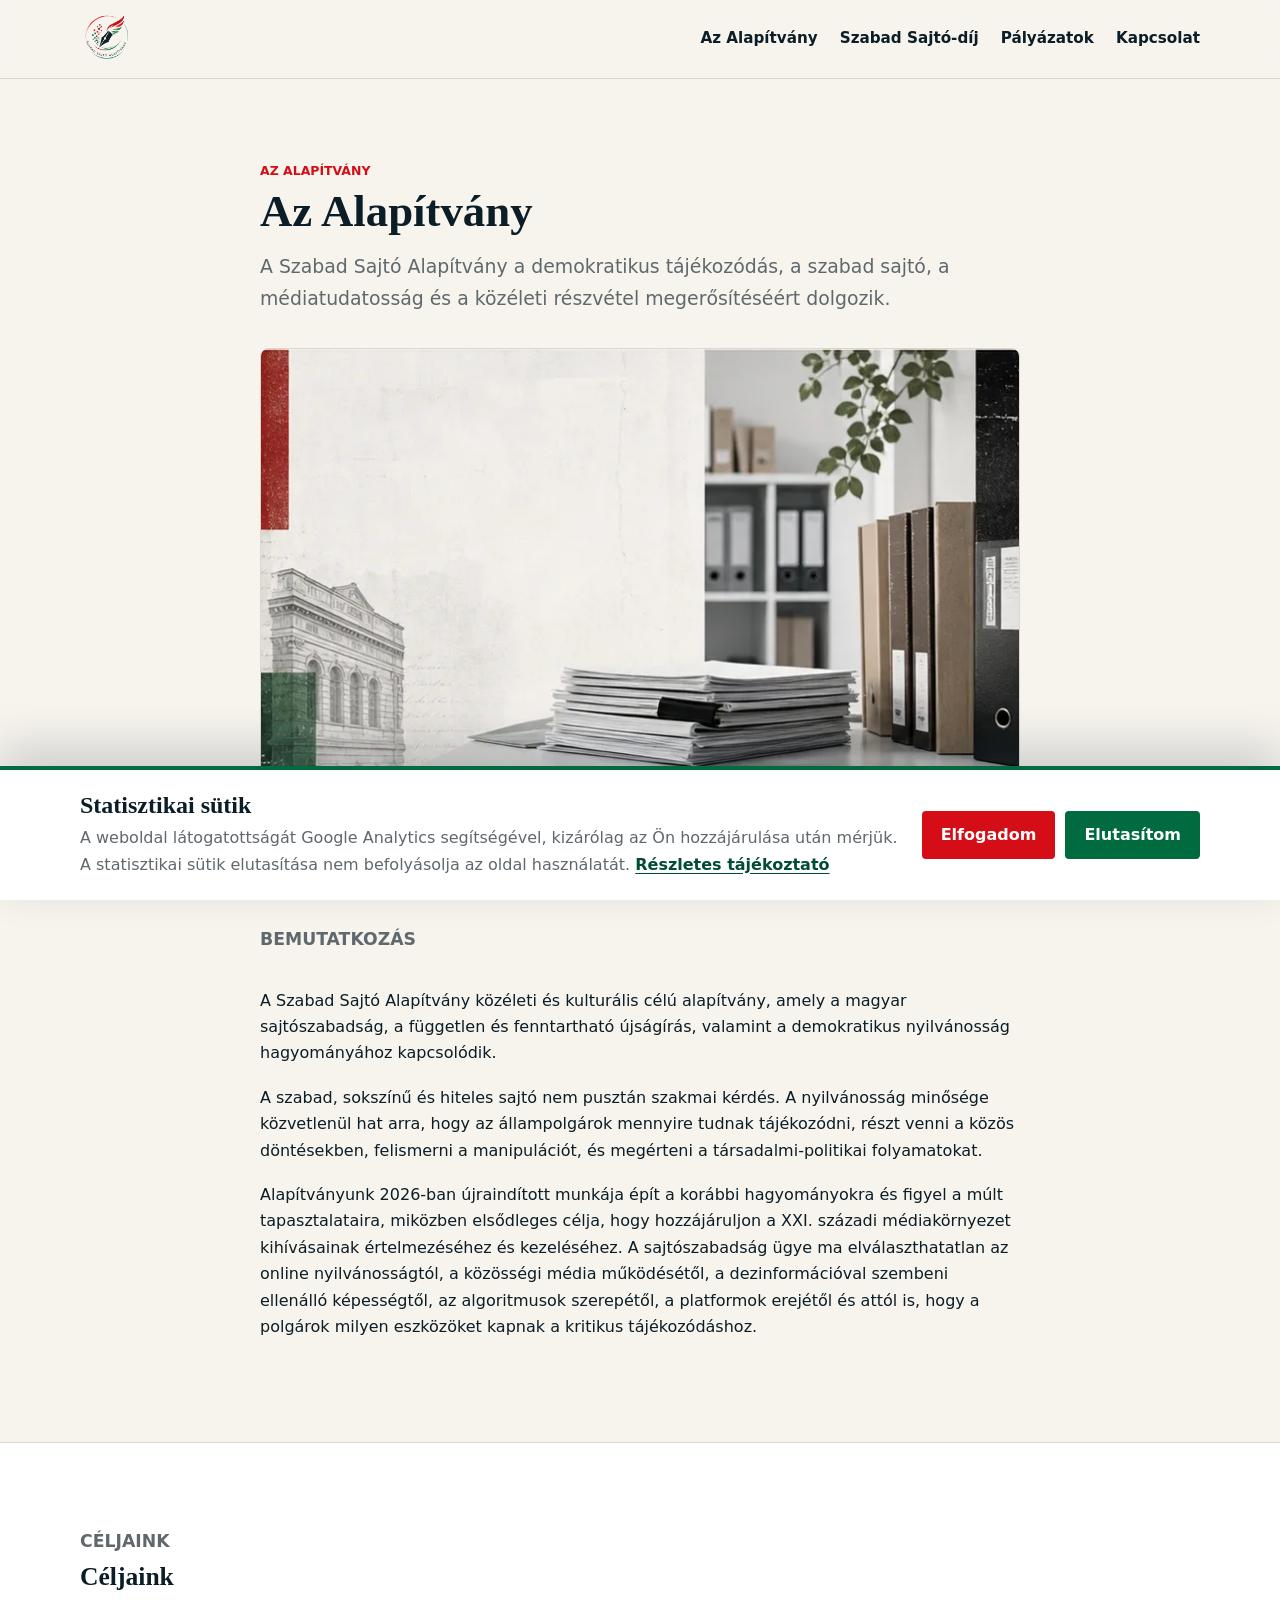
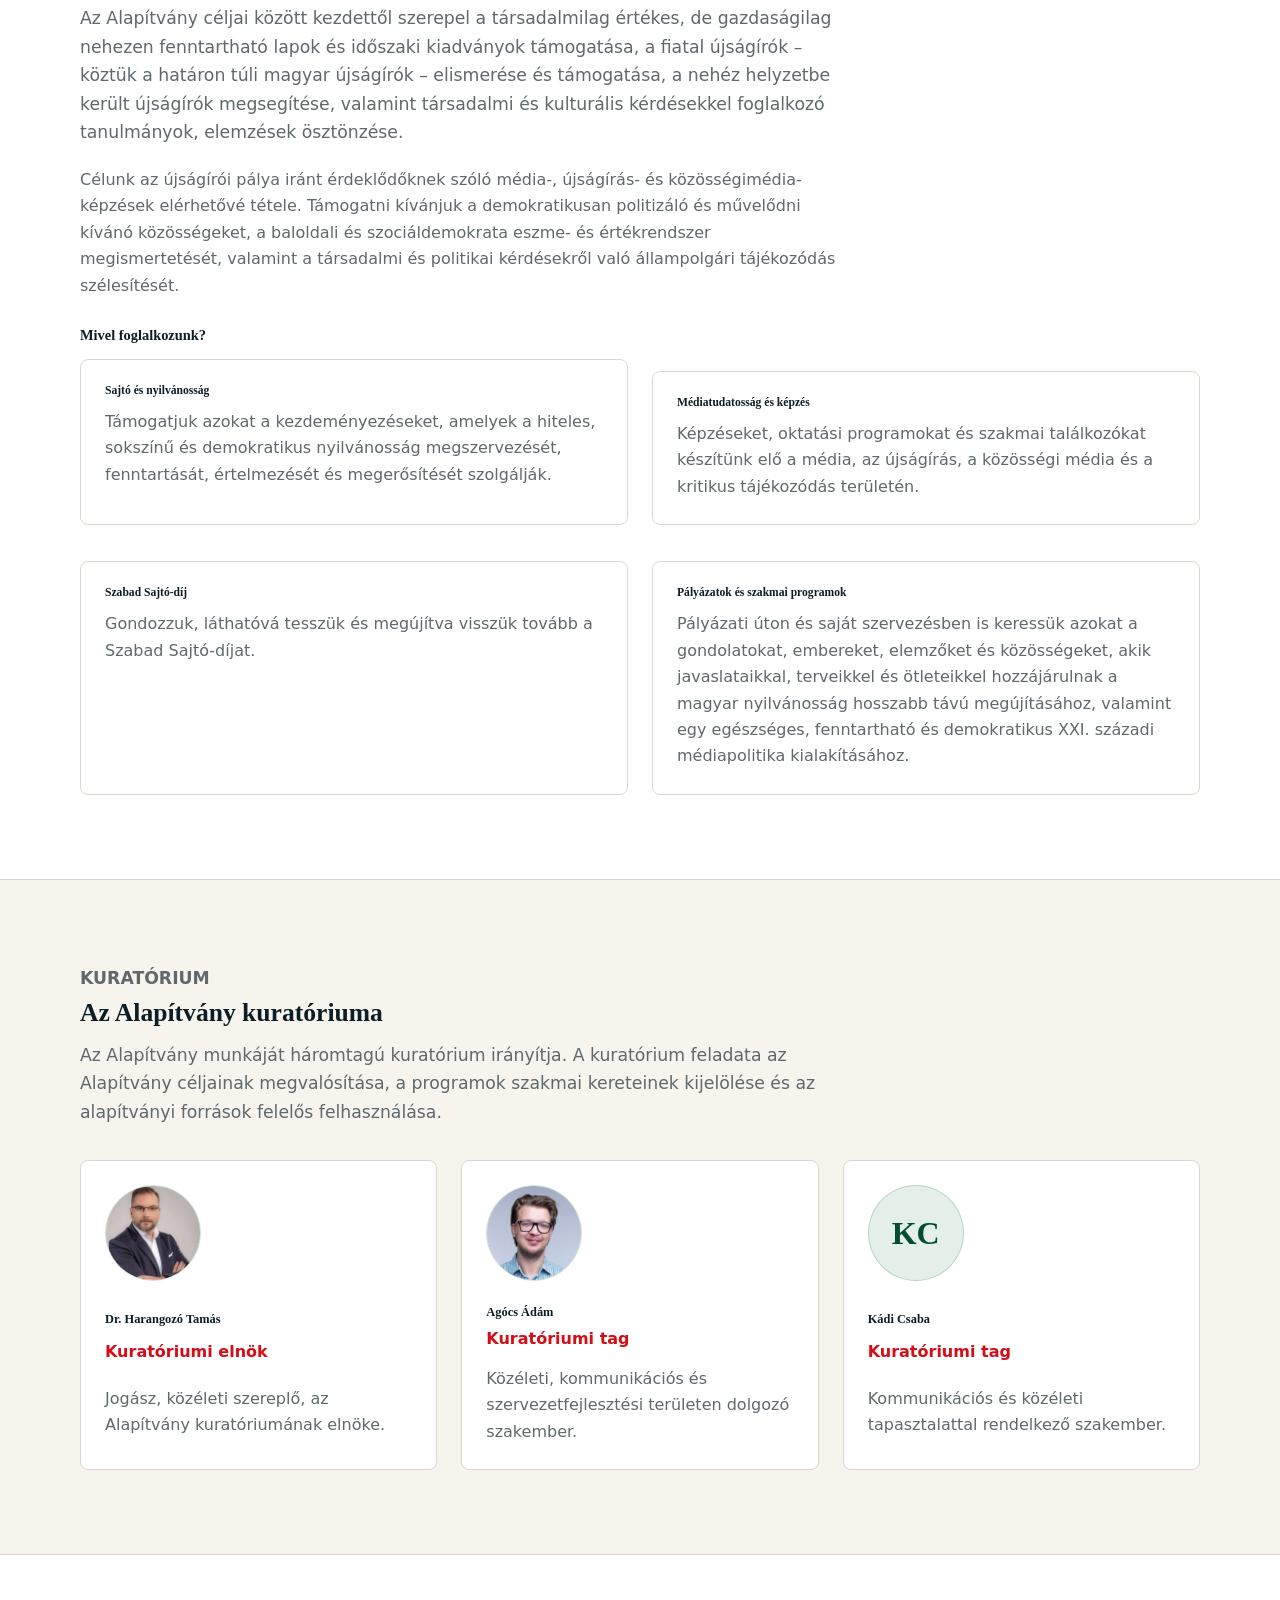
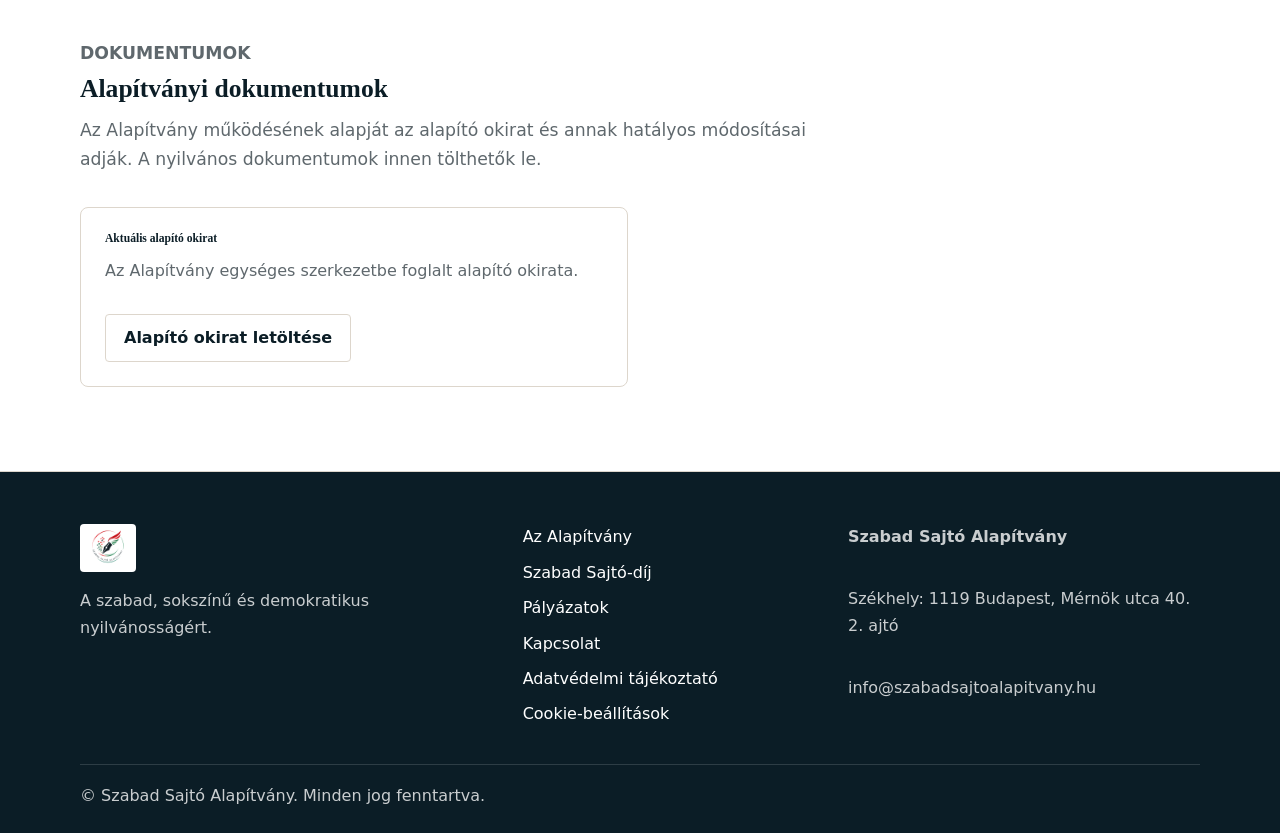
<file: alapitvany.html>
<!doctype html>
<html lang="hu">
  <head>
    <meta charset="UTF-8" />
    <meta name="viewport" content="width=device-width, initial-scale=1.0" />
    <title>Az Alapítvány | Szabad Sajtó Alapítvány</title>
    <meta name="description" content="A Szabad Sajtó Alapítvány a szabad, sokszínű és hiteles nyilvánosság megerősítéséért dolgozik." />
    <link rel="canonical" href="https://szabadsajtoalapitvany.hu/alapitvany.html" />
    <link rel="icon" type="image/png" href="assets/images/favicon-64.png" />
    <link rel="apple-touch-icon" href="assets/images/favicon-180.png" />
    <meta property="og:title" content="Az Alapítvány | Szabad Sajtó Alapítvány" />
    <meta property="og:description" content="A Szabad Sajtó Alapítvány a demokratikus tájékozódás, a szabad sajtó, a médiatudatosság és a közéleti részvétel megerősítéséért dolgozik." />
    <meta property="og:url" content="https://szabadsajtoalapitvany.hu/alapitvany.html" />
    <meta property="og:image" content="https://szabadsajtoalapitvany.hu/assets/images/photo-foundation-documents.jpg" />
    <meta property="og:type" content="website" />
    <meta name="twitter:card" content="summary_large_image" />
    <link rel="stylesheet" href="assets/css/style.css" />
    <script src="assets/js/analytics-consent.js" defer></script>
  </head>
  <body>
    <header class="site-header">
      <a class="brand" href="index.html" aria-label="Szabad Sajtó Alapítvány főoldal"><img src="assets/images/szasalogo.png" width="400" height="400" alt="Szabad Sajtó Alapítvány logó" /></a>
      <button class="nav-toggle" type="button" aria-expanded="false" aria-controls="site-nav"><span></span><span></span><span></span><span class="sr-only">Menü</span></button>
      <nav id="site-nav" class="site-nav" aria-label="Fő navigáció"><a href="alapitvany.html">Az Alapítvány</a><a href="szabad-sajto-dij.html">Szabad Sajtó-díj</a><a href="palyazatok.html">Pályázatok</a><a href="index.html#kapcsolat">Kapcsolat</a></nav>
    </header>

    <main>
      <section class="subhero">
        <div class="container-narrow">
          <p class="eyebrow">Az Alapítvány</p>
          <h1>Az Alapítvány</h1>
          <p>A Szabad Sajtó Alapítvány a demokratikus tájékozódás, a szabad sajtó, a médiatudatosság és a közéleti részvétel megerősítéséért dolgozik.</p>
          <figure class="page-hero-photo">
            <picture>
              <source srcset="assets/images/photo-foundation-documents.webp" type="image/webp" />
              <img src="assets/images/photo-foundation-documents.jpg" width="798" height="428" alt="Intézményi dokumentumok és iratrendezők egy világos irodai környezetben" />
            </picture>
          </figure>
        </div>
      </section>

      <section class="page-section">
        <div class="container-narrow">
          <header class="section-header">
            <p class="eyebrow">Bemutatkozás</p>
          </header>
          <div class="prose">
            <p>A Szabad Sajtó Alapítvány közéleti és kulturális célú alapítvány, amely a magyar sajtószabadság, a független és fenntartható újságírás, valamint a demokratikus nyilvánosság hagyományához kapcsolódik.</p>
            <p>A szabad, sokszínű és hiteles sajtó nem pusztán szakmai kérdés. A nyilvánosság minősége közvetlenül hat arra, hogy az állampolgárok mennyire tudnak tájékozódni, részt venni a közös döntésekben, felismerni a manipulációt, és megérteni a társadalmi-politikai folyamatokat.</p>
            <p>Alapítványunk 2026-ban újraindított munkája épít a korábbi hagyományokra és figyel a múlt tapasztalataira, miközben elsődleges célja, hogy hozzájáruljon a XXI. századi médiakörnyezet kihívásainak értelmezéséhez és kezeléséhez. A sajtószabadság ügye ma elválaszthatatlan az online nyilvánosságtól, a közösségi média működésétől, a dezinformációval szembeni ellenálló képességtől, az algoritmusok szerepétől, a platformok erejétől és attól is, hogy a polgárok milyen eszközöket kapnak a kritikus tájékozódáshoz.</p>
          </div>
        </div>
      </section>

      <section class="page-section goals">
        <div class="container">
          <header class="section-header">
            <p class="eyebrow">Céljaink</p>
            <h2>Céljaink</h2>
            <p>Az Alapítvány céljai között kezdettől szerepel a társadalmilag értékes, de gazdaságilag nehezen fenntartható lapok és időszaki kiadványok támogatása, a fiatal újságírók – köztük a határon túli magyar újságírók – elismerése és támogatása, a nehéz helyzetbe került újságírók megsegítése, valamint társadalmi és kulturális kérdésekkel foglalkozó tanulmányok, elemzések ösztönzése.</p>
          </header>
          <p class="section-copy">Célunk az újságírói pálya iránt érdeklődőknek szóló média-, újságírás- és közösségimédia-képzések elérhetővé tétele. Támogatni kívánjuk a demokratikusan politizáló és művelődni kívánó közösségeket, a baloldali és szociáldemokrata eszme- és értékrendszer megismertetését, valamint a társadalmi és politikai kérdésekről való állampolgári tájékozódás szélesítését.</p>
          <h3>Mivel foglalkozunk?</h3>
          <div class="grid two">
            <article class="card"><h3>Sajtó és nyilvánosság</h3><p>Támogatjuk azokat a kezdeményezéseket, amelyek a hiteles, sokszínű és demokratikus nyilvánosság megszervezését, fenntartását, értelmezését és megerősítését szolgálják.</p></article>
            <article class="card"><h3>Médiatudatosság és képzés</h3><p>Képzéseket, oktatási programokat és szakmai találkozókat készítünk elő a média, az újságírás, a közösségi média és a kritikus tájékozódás területén.</p></article>
            <article class="card"><h3>Szabad Sajtó-díj</h3><p>Gondozzuk, láthatóvá tesszük és megújítva visszük tovább a Szabad Sajtó-díjat.</p></article>
            <article class="card"><h3>Pályázatok és szakmai programok</h3><p>Pályázati úton és saját szervezésben is keressük azokat a gondolatokat, embereket, elemzőket és közösségeket, akik javaslataikkal, terveikkel és ötleteikkel hozzájárulnak a magyar nyilvánosság hosszabb távú megújításához, valamint egy egészséges, fenntartható és demokratikus XXI. századi médiapolitika kialakításához.</p></article>
          </div>
        </div>
      </section>

      <section class="page-section">
        <div class="container">
          <header class="section-header">
            <p class="eyebrow">Kuratórium</p>
            <h2>Az Alapítvány kuratóriuma</h2>
            <p>Az Alapítvány munkáját háromtagú kuratórium irányítja. A kuratórium feladata az Alapítvány céljainak megvalósítása, a programok szakmai kereteinek kijelölése és az alapítványi források felelős felhasználása.</p>
          </header>
          <div class="grid three">
            <button class="member-card" type="button" data-modal-open="member-1"><span class="member-photo"><img src="assets/images/board/harangozo-tamas.jpg" alt="Dr. Harangozó Tamás portréja" /></span><span class="member-name">Dr. Harangozó Tamás</span><span class="member-role">Kuratóriumi elnök</span><span class="member-bio">Jogász, közéleti szereplő, az Alapítvány kuratóriumának elnöke.</span></button>
            <button class="member-card" type="button" data-modal-open="member-2"><span class="member-photo"><img src="assets/images/board/agocs-adam.jpg" alt="Agócs Ádám portréja" /></span><span class="member-name">Agócs Ádám</span><span class="member-role">Kuratóriumi tag</span><span class="member-bio">Közéleti, kommunikációs és szervezetfejlesztési területen dolgozó szakember.</span></button>
            <button class="member-card" type="button" data-modal-open="member-3"><span class="avatar">KC</span><span class="member-name">Kádi Csaba</span><span class="member-role">Kuratóriumi tag</span><span class="member-bio">Kommunikációs és közéleti tapasztalattal rendelkező szakember.</span></button>
          </div>
        </div>
      </section>

      <div class="modal" id="member-1" role="dialog" aria-modal="true" aria-labelledby="member-1-title" hidden><div class="modal-panel" tabindex="-1"><button class="modal-close" type="button" aria-label="Bezárás" data-modal-close>×</button><p class="eyebrow">Kuratóriumi elnök</p><h3 id="member-1-title">Dr. Harangozó Tamás</h3><p class="muted">Dr. Harangozó Tamás jogász és közéleti szereplő. Országgyűlési képviselőként és politikai vezetőként hosszú ideje foglalkozik demokratikus intézményekkel, közpolitikai kérdésekkel és közéleti képviselettel. A Szabad Sajtó Alapítvány kuratóriumi elnökeként az Alapítvány stratégiai megújításának, szakmai kapcsolatainak és hosszabb távú programjainak kialakításában vesz részt.</p></div></div>
      <div class="modal" id="member-2" role="dialog" aria-modal="true" aria-labelledby="member-2-title" hidden><div class="modal-panel" tabindex="-1"><button class="modal-close" type="button" aria-label="Bezárás" data-modal-close>×</button><p class="eyebrow">Kuratóriumi tag</p><h3 id="member-2-title">Agócs Ádám</h3><p class="muted">Agócs Ádám közéleti és politikai háttérmunkával, kommunikációval, kampányokkal, szervezeti folyamatokkal és adatvezérelt döntéstámogatással foglalkozó szakember. A Szabad Sajtó Alapítvány kuratóriumi tagjaként az Alapítvány újraindítását, digitális jelenlétét, programfejlesztését és közösségi kapcsolatainak építését segíti.</p></div></div>
      <div class="modal" id="member-3" role="dialog" aria-modal="true" aria-labelledby="member-3-title" hidden><div class="modal-panel" tabindex="-1"><button class="modal-close" type="button" aria-label="Bezárás" data-modal-close>×</button><p class="eyebrow">Kuratóriumi tag</p><h3 id="member-3-title">Kádi Csaba</h3><p class="muted">Kádi Csaba közéleti és kommunikációs területen szerzett tapasztalatot. A Szabad Sajtó Alapítvány kuratóriumi tagjaként az intézményi működés, a kapcsolatok építése és az Alapítvány programjainak előkészítése területén vesz részt a közös munkában.</p></div></div>

      <section class="page-section documents">
        <div class="container">
          <header class="section-header">
            <p class="eyebrow">Dokumentumok</p>
            <h2>Alapítványi dokumentumok</h2>
            <p>Az Alapítvány működésének alapját az alapító okirat és annak hatályos módosításai adják. A nyilvános dokumentumok innen tölthetők le.</p>
          </header>
          <div class="grid two">
            <article class="card"><h3>Aktuális alapító okirat</h3><p>Az Alapítvány egységes szerkezetbe foglalt alapító okirata.</p><div class="button-row"><a class="button button-ghost" href="assets/documents/alapito-okirat-2026-02-13.pdf">Alapító okirat letöltése</a></div></article>
          </div>
        </div>
      </section>
    </main>

    <footer class="site-footer">
      <div class="footer-inner">
        <div><img src="assets/images/szasalogo.png" width="400" height="400" alt="Szabad Sajtó Alapítvány logó" /><p>A szabad, sokszínű és demokratikus nyilvánosságért.</p></div>
        <nav aria-label="Lábléc navigáció"><a href="alapitvany.html">Az Alapítvány</a><a href="szabad-sajto-dij.html">Szabad Sajtó-díj</a><a href="palyazatok.html">Pályázatok</a><a href="index.html#kapcsolat">Kapcsolat</a><a href="adatvedelmi-tajekoztato.html">Adatvédelmi tájékoztató</a></nav>
        <address><strong>Szabad Sajtó Alapítvány</strong><span>Székhely: 1119 Budapest, Mérnök utca 40. 2. ajtó</span><a href="mailto:info@szabadsajtoalapitvany.hu">info@szabadsajtoalapitvany.hu</a></address>
      </div>
      <div class="copyright">© Szabad Sajtó Alapítvány. Minden jog fenntartva.</div>
    </footer>
    <script src="assets/js/main.js"></script>
  </body>
</html>
</file>
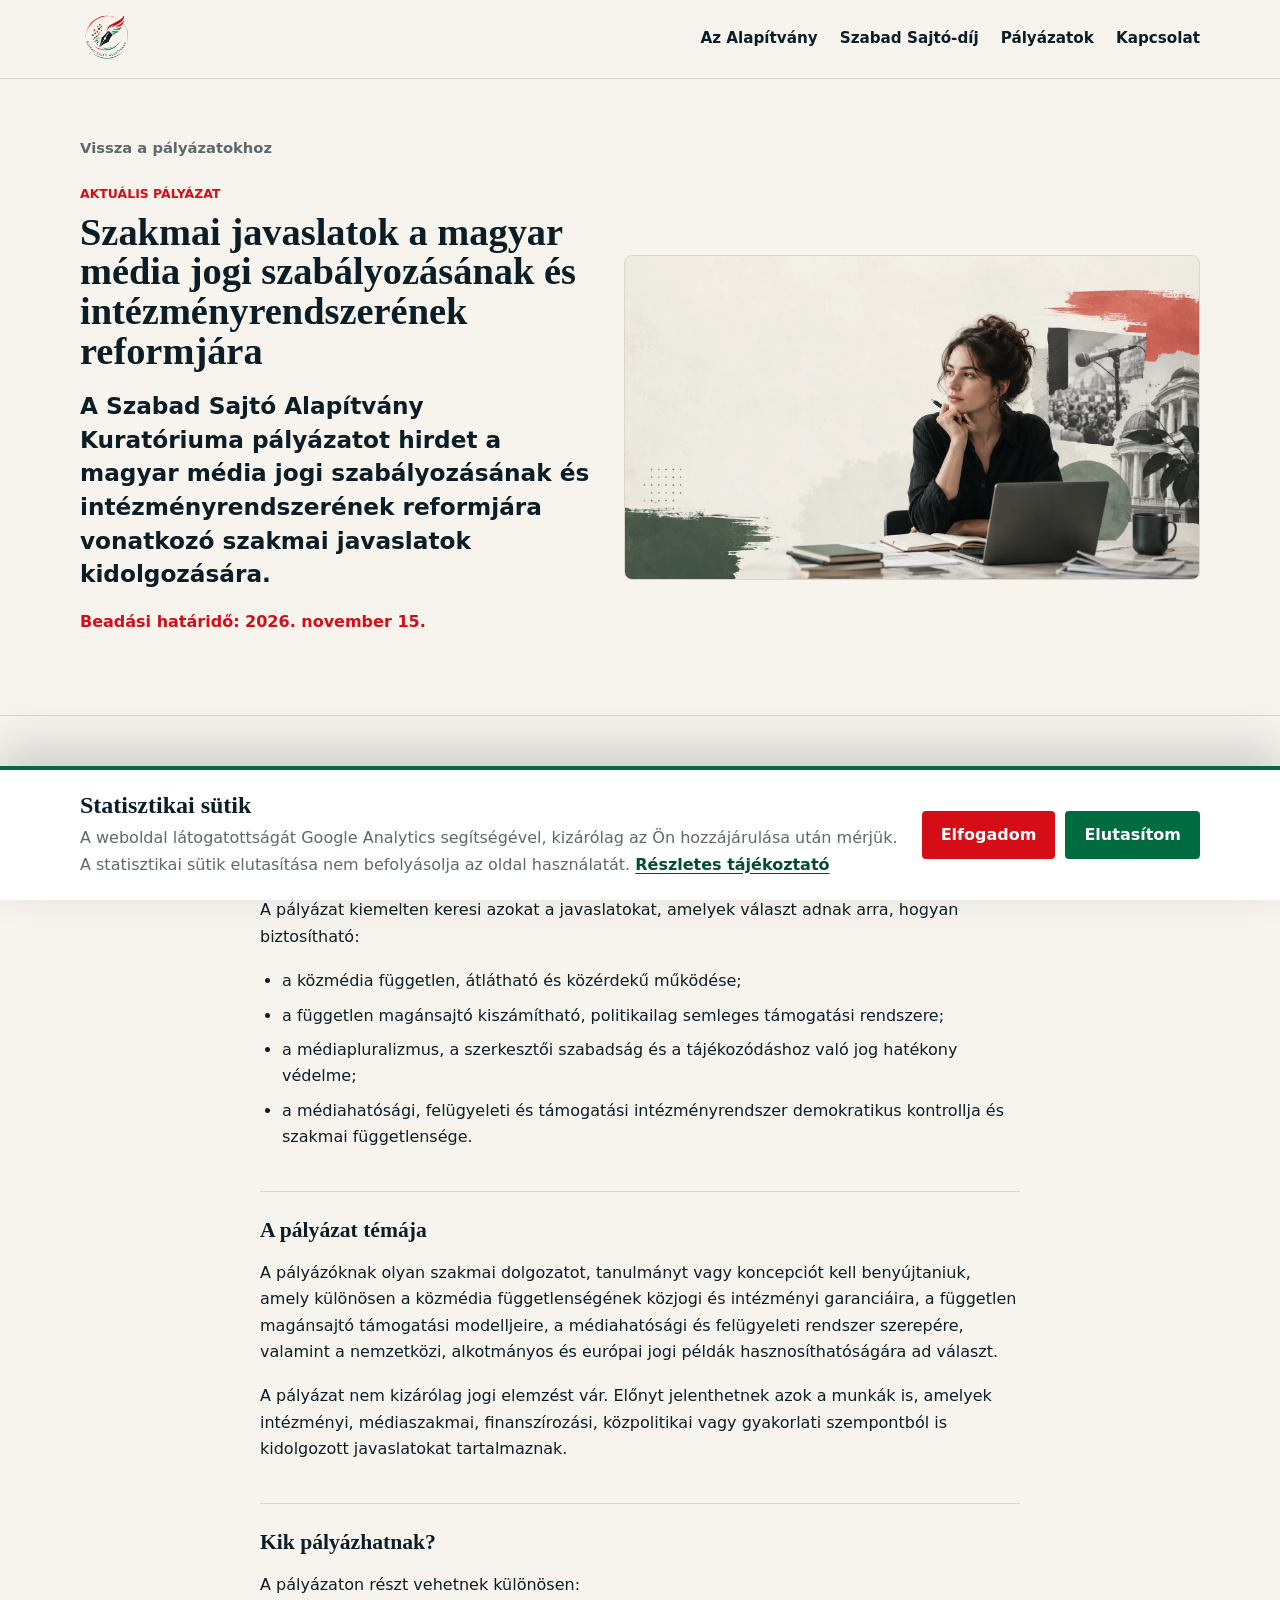
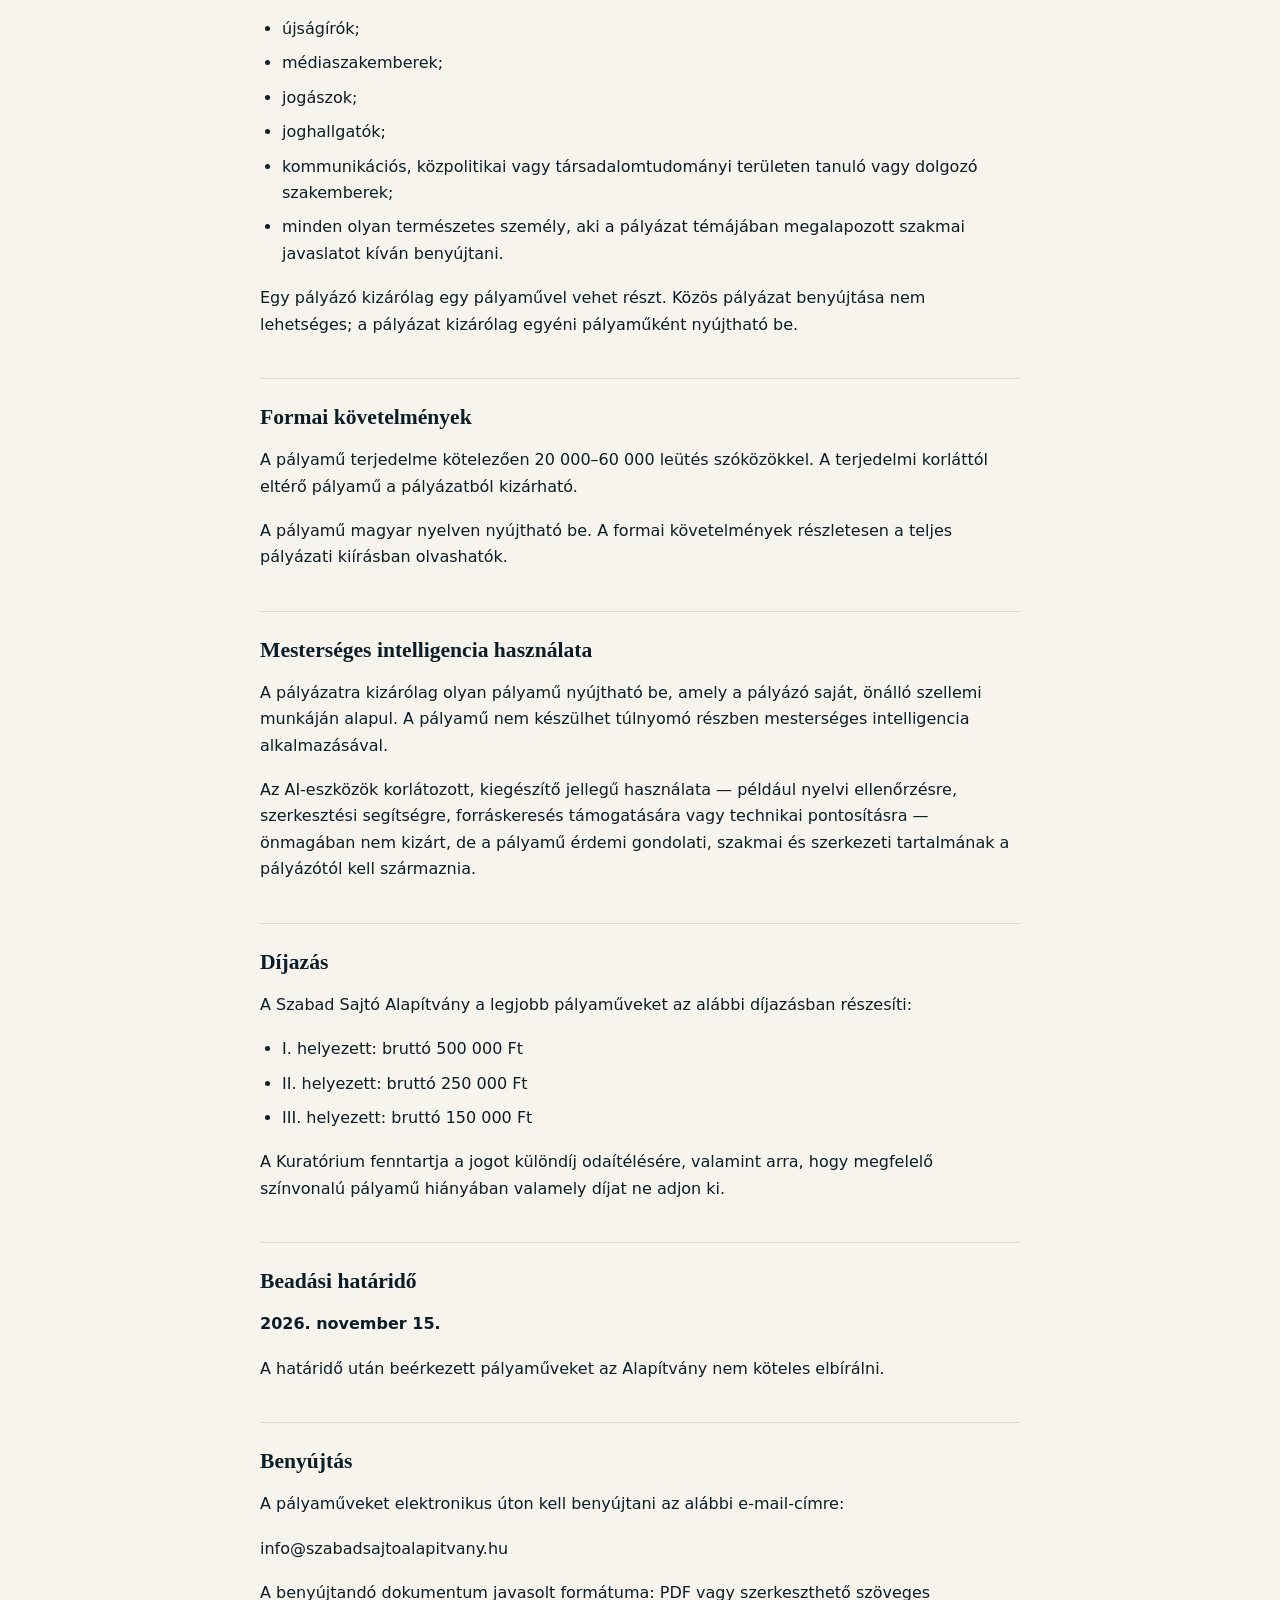
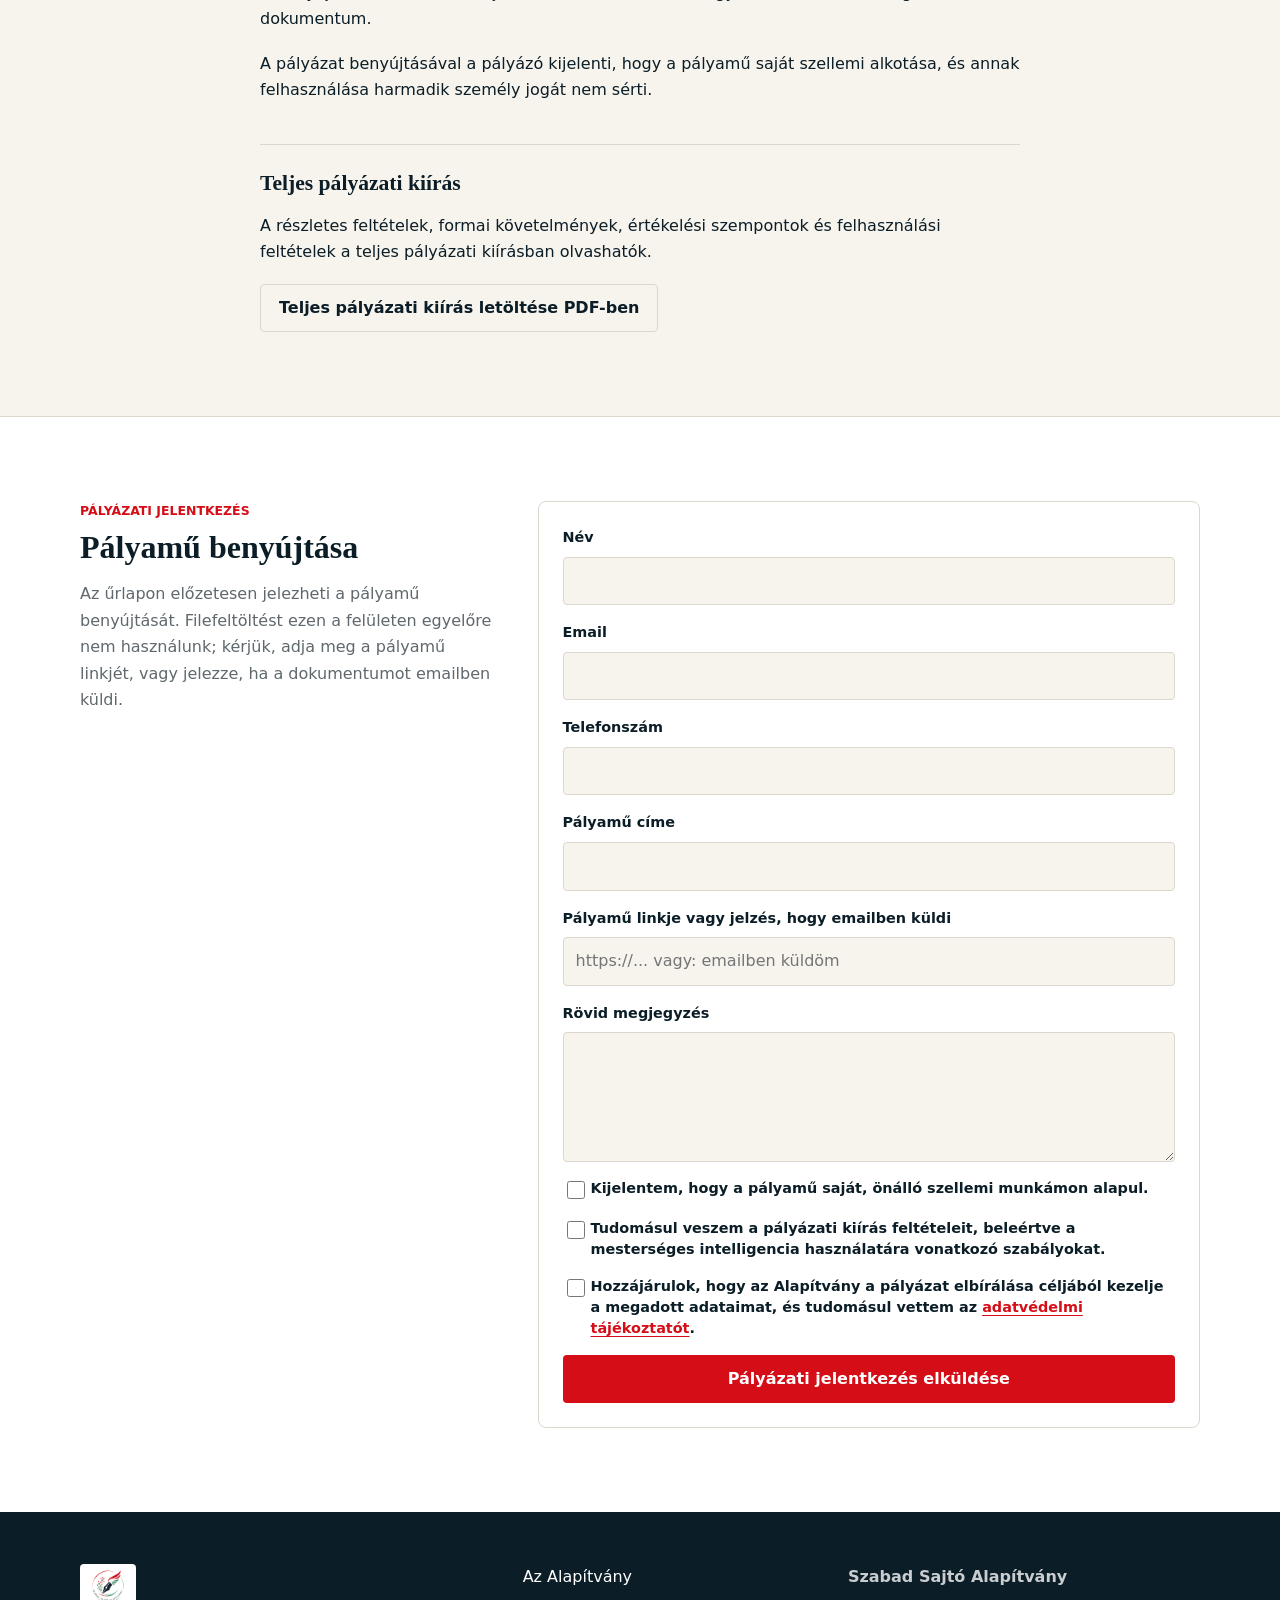
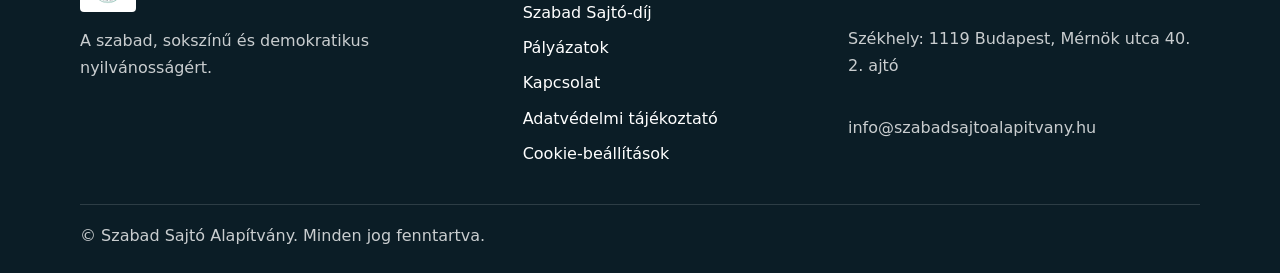
<file: palyazat-mediareform-2026.html>
<!doctype html>
<html lang="hu">
  <head>
    <meta charset="UTF-8" />
    <meta name="viewport" content="width=device-width, initial-scale=1.0" />
    <title>Szakmai javaslatok a magyar média reformjára | Szabad Sajtó Alapítvány</title>
    <meta name="description" content="Pályázati kiírás szakmai javaslatok kidolgozására a magyar média jogi szabályozásának és intézményrendszerének reformjához." />
    <link rel="canonical" href="https://szabadsajtoalapitvany.hu/palyazat-mediareform-2026.html" />
    <link rel="icon" type="image/png" href="assets/images/favicon-64.png" />
    <link rel="apple-touch-icon" href="assets/images/favicon-180.png" />
    <meta property="og:title" content="Szakmai javaslatok a magyar média reformjára | Szabad Sajtó Alapítvány" />
    <meta property="og:description" content="Pályázati kiírás szakmai javaslatok kidolgozására a magyar média jogi szabályozásának és intézményrendszerének reformjához." />
    <meta property="og:url" content="https://szabadsajtoalapitvany.hu/palyazat-mediareform-2026.html" />
    <meta property="og:site_name" content="Szabad Sajtó Alapítvány" />
    <meta property="og:image" content="https://szabadsajtoalapitvany.hu/assets/images/palyazat-mediareform-2026.jpg" />
    <meta property="og:image:secure_url" content="https://szabadsajtoalapitvany.hu/assets/images/palyazat-mediareform-2026.jpg" />
    <meta property="og:image:type" content="image/jpeg" />
    <meta property="og:image:width" content="1672" />
    <meta property="og:image:height" content="941" />
    <meta property="og:image:alt" content="Pályázati kiírás arculati képe" />
    <meta property="og:type" content="article" />
    <meta name="twitter:card" content="summary_large_image" />
    <meta name="twitter:title" content="Szakmai javaslatok a magyar média reformjára | Szabad Sajtó Alapítvány" />
    <meta name="twitter:description" content="Pályázati kiírás szakmai javaslatok kidolgozására a magyar média jogi szabályozásának és intézményrendszerének reformjához." />
    <meta name="twitter:image" content="https://szabadsajtoalapitvany.hu/assets/images/palyazat-mediareform-2026.jpg" />
    <link rel="stylesheet" href="assets/css/style.css" />
    <script src="assets/js/analytics-consent.js" defer></script>
  </head>
  <body>
    <header class="site-header">
      <a class="brand" href="index.html" aria-label="Szabad Sajtó Alapítvány főoldal"><img src="assets/images/szasalogo.png" width="400" height="400" alt="Szabad Sajtó Alapítvány logó" /></a>
      <button class="nav-toggle" type="button" aria-expanded="false" aria-controls="site-nav"><span></span><span></span><span></span><span class="sr-only">Menü</span></button>
      <nav id="site-nav" class="site-nav" aria-label="Fő navigáció"><a href="alapitvany.html">Az Alapítvány</a><a href="szabad-sajto-dij.html">Szabad Sajtó-díj</a><a href="palyazatok.html">Pályázatok</a><a href="index.html#kapcsolat">Kapcsolat</a></nav>
    </header>

    <main>
      <section class="grant-hero">
        <div class="container">
          <a class="back-link" href="palyazatok.html">Vissza a pályázatokhoz</a>
          <div class="grant-hero-grid">
            <div>
              <p class="eyebrow">Aktuális pályázat</p>
              <h1>Szakmai javaslatok a magyar média jogi szabályozásának és intézményrendszerének reformjára</h1>
              <p class="lead">A Szabad Sajtó Alapítvány Kuratóriuma pályázatot hirdet a magyar média jogi szabályozásának és intézményrendszerének reformjára vonatkozó szakmai javaslatok kidolgozására.</p>
              <p class="grant-deadline">Beadási határidő: 2026. november 15.</p>
            </div>
            <figure class="grant-image">
              <picture>
                <source srcset="assets/images/palyazat-mediareform-2026.webp" type="image/webp" />
                <img src="assets/images/palyazat-mediareform-2026.jpg" width="1672" height="941" alt="Pályázati kiírás arculati képe" />
              </picture>
            </figure>
          </div>
        </div>
      </section>

      <section class="page-section grant-content">
        <div class="container-narrow">
          <div class="prose">
            <p>A pályázat célja olyan átfogó, közjogi és intézményi reformjavaslatok összegyűjtése, amelyek hozzájárulhatnak egy hosszú távon is fenntartható, a politikai és gazdasági befolyástól mentes médiastruktúra kialakításához Magyarországon.</p>
            <p>A pályázat kiemelten keresi azokat a javaslatokat, amelyek választ adnak arra, hogyan biztosítható:</p>
            <ul>
              <li>a közmédia független, átlátható és közérdekű működése;</li>
              <li>a független magánsajtó kiszámítható, politikailag semleges támogatási rendszere;</li>
              <li>a médiapluralizmus, a szerkesztői szabadság és a tájékozódáshoz való jog hatékony védelme;</li>
              <li>a médiahatósági, felügyeleti és támogatási intézményrendszer demokratikus kontrollja és szakmai függetlensége.</li>
            </ul>

            <h2>A pályázat témája</h2>
            <p>A pályázóknak olyan szakmai dolgozatot, tanulmányt vagy koncepciót kell benyújtaniuk, amely különösen a közmédia függetlenségének közjogi és intézményi garanciáira, a független magánsajtó támogatási modelljeire, a médiahatósági és felügyeleti rendszer szerepére, valamint a nemzetközi, alkotmányos és európai jogi példák hasznosíthatóságára ad választ.</p>
            <p>A pályázat nem kizárólag jogi elemzést vár. Előnyt jelenthetnek azok a munkák is, amelyek intézményi, médiaszakmai, finanszírozási, közpolitikai vagy gyakorlati szempontból is kidolgozott javaslatokat tartalmaznak.</p>

            <h2>Kik pályázhatnak?</h2>
            <p>A pályázaton részt vehetnek különösen:</p>
            <ul>
              <li>újságírók;</li>
              <li>médiaszakemberek;</li>
              <li>jogászok;</li>
              <li>joghallgatók;</li>
              <li>kommunikációs, közpolitikai vagy társadalomtudományi területen tanuló vagy dolgozó szakemberek;</li>
              <li>minden olyan természetes személy, aki a pályázat témájában megalapozott szakmai javaslatot kíván benyújtani.</li>
            </ul>
            <p>Egy pályázó kizárólag egy pályaművel vehet részt. Közös pályázat benyújtása nem lehetséges; a pályázat kizárólag egyéni pályaműként nyújtható be.</p>

            <h2>Formai követelmények</h2>
            <p>A pályamű terjedelme kötelezően 20 000–60 000 leütés szóközökkel. A terjedelmi korláttól eltérő pályamű a pályázatból kizárható.</p>
            <p>A pályamű magyar nyelven nyújtható be. A formai követelmények részletesen a teljes pályázati kiírásban olvashatók.</p>

            <h2>Mesterséges intelligencia használata</h2>
            <p>A pályázatra kizárólag olyan pályamű nyújtható be, amely a pályázó saját, önálló szellemi munkáján alapul. A pályamű nem készülhet túlnyomó részben mesterséges intelligencia alkalmazásával.</p>
            <p>Az AI-eszközök korlátozott, kiegészítő jellegű használata — például nyelvi ellenőrzésre, szerkesztési segítségre, forráskeresés támogatására vagy technikai pontosításra — önmagában nem kizárt, de a pályamű érdemi gondolati, szakmai és szerkezeti tartalmának a pályázótól kell származnia.</p>

            <h2>Díjazás</h2>
            <p>A Szabad Sajtó Alapítvány a legjobb pályaműveket az alábbi díjazásban részesíti:</p>
            <ul>
              <li>I. helyezett: bruttó 500 000 Ft</li>
              <li>II. helyezett: bruttó 250 000 Ft</li>
              <li>III. helyezett: bruttó 150 000 Ft</li>
            </ul>
            <p>A Kuratórium fenntartja a jogot különdíj odaítélésére, valamint arra, hogy megfelelő színvonalú pályamű hiányában valamely díjat ne adjon ki.</p>

            <h2>Beadási határidő</h2>
            <p><strong>2026. november 15.</strong></p>
            <p>A határidő után beérkezett pályaműveket az Alapítvány nem köteles elbírálni.</p>

            <h2>Benyújtás</h2>
            <p>A pályaműveket elektronikus úton kell benyújtani az alábbi e-mail-címre:</p>
            <p><a href="mailto:info@szabadsajtoalapitvany.hu">info@szabadsajtoalapitvany.hu</a></p>
            <p>A benyújtandó dokumentum javasolt formátuma: PDF vagy szerkeszthető szöveges dokumentum.</p>
            <p>A pályázat benyújtásával a pályázó kijelenti, hogy a pályamű saját szellemi alkotása, és annak felhasználása harmadik személy jogát nem sérti.</p>

            <h2>Teljes pályázati kiírás</h2>
            <p>A részletes feltételek, formai követelmények, értékelési szempontok és felhasználási feltételek a teljes pályázati kiírásban olvashatók.</p>
            <p><a class="button button-ghost" href="assets/documents/palyazati-kiiras-mediareform-2026.pdf">Teljes pályázati kiírás letöltése PDF-ben</a></p>
          </div>
        </div>
      </section>

      <section id="jelentkezes" class="page-section form-section">
        <div class="container">
          <div class="form-layout">
            <div>
              <p class="eyebrow">Pályázati jelentkezés</p>
              <h2>Pályamű benyújtása</h2>
              <p class="muted">Az űrlapon előzetesen jelezheti a pályamű benyújtását. Filefeltöltést ezen a felületen egyelőre nem használunk; kérjük, adja meg a pályamű linkjét, vagy jelezze, ha a dokumentumot emailben küldi.</p>
            </div>
            <form class="site-form" action="https://formspree.io/f/xjgnkwoe" method="POST" data-success-message="Köszönjük, a pályázati jelentkezés megérkezett. Visszaigazolást küldünk a megadott email-címre.">
              <input type="hidden" name="_subject" value="Pályázati jelentkezés - média reform 2026" />
              <label>
                <span>Név</span>
                <input type="text" name="nev" autocomplete="name" required />
              </label>
              <label>
                <span>Email</span>
                <input type="email" name="email" autocomplete="email" required />
              </label>
              <label>
                <span>Telefonszám</span>
                <input type="tel" name="telefonszam" autocomplete="tel" required />
              </label>
              <label>
                <span>Pályamű címe</span>
                <input type="text" name="palyamu_cime" required />
              </label>
              <label>
                <span>Pályamű linkje vagy jelzés, hogy emailben küldi</span>
                <input type="text" name="palyamu_link_vagy_emailes_kuldes" placeholder="https://... vagy: emailben küldöm" required />
              </label>
              <label>
                <span>Rövid megjegyzés</span>
                <textarea name="megjegyzes" rows="5"></textarea>
              </label>
              <label class="checkbox-field">
                <input type="checkbox" name="sajat_szellemi_munka" value="igen" required />
                <span>Kijelentem, hogy a pályamű saját, önálló szellemi munkámon alapul.</span>
              </label>
              <label class="checkbox-field">
                <input type="checkbox" name="feltetelek_tudomasul_vetele" value="igen" required />
                <span>Tudomásul veszem a pályázati kiírás feltételeit, beleértve a mesterséges intelligencia használatára vonatkozó szabályokat.</span>
              </label>
              <label class="checkbox-field">
                <input type="checkbox" name="adatkezeles_elfogadva" value="igen" required />
                <span>Hozzájárulok, hogy az Alapítvány a pályázat elbírálása céljából kezelje a megadott adataimat, és tudomásul vettem az <a href="adatvedelmi-tajekoztato.html">adatvédelmi tájékoztatót</a>.</span>
              </label>
              <button class="button button-primary" type="submit">Pályázati jelentkezés elküldése</button>
            </form>
          </div>
        </div>
      </section>
    </main>

    <footer class="site-footer">
      <div class="footer-inner">
        <div><img src="assets/images/szasalogo.png" width="400" height="400" alt="Szabad Sajtó Alapítvány logó" /><p>A szabad, sokszínű és demokratikus nyilvánosságért.</p></div>
        <nav aria-label="Lábléc navigáció"><a href="alapitvany.html">Az Alapítvány</a><a href="szabad-sajto-dij.html">Szabad Sajtó-díj</a><a href="palyazatok.html">Pályázatok</a><a href="index.html#kapcsolat">Kapcsolat</a><a href="adatvedelmi-tajekoztato.html">Adatvédelmi tájékoztató</a></nav>
        <address><strong>Szabad Sajtó Alapítvány</strong><span>Székhely: 1119 Budapest, Mérnök utca 40. 2. ajtó</span><a href="mailto:info@szabadsajtoalapitvany.hu">info@szabadsajtoalapitvany.hu</a></address>
      </div>
      <div class="copyright">© Szabad Sajtó Alapítvány. Minden jog fenntartva.</div>
    </footer>
    <script src="assets/js/main.js"></script>
  </body>
</html>
</file>
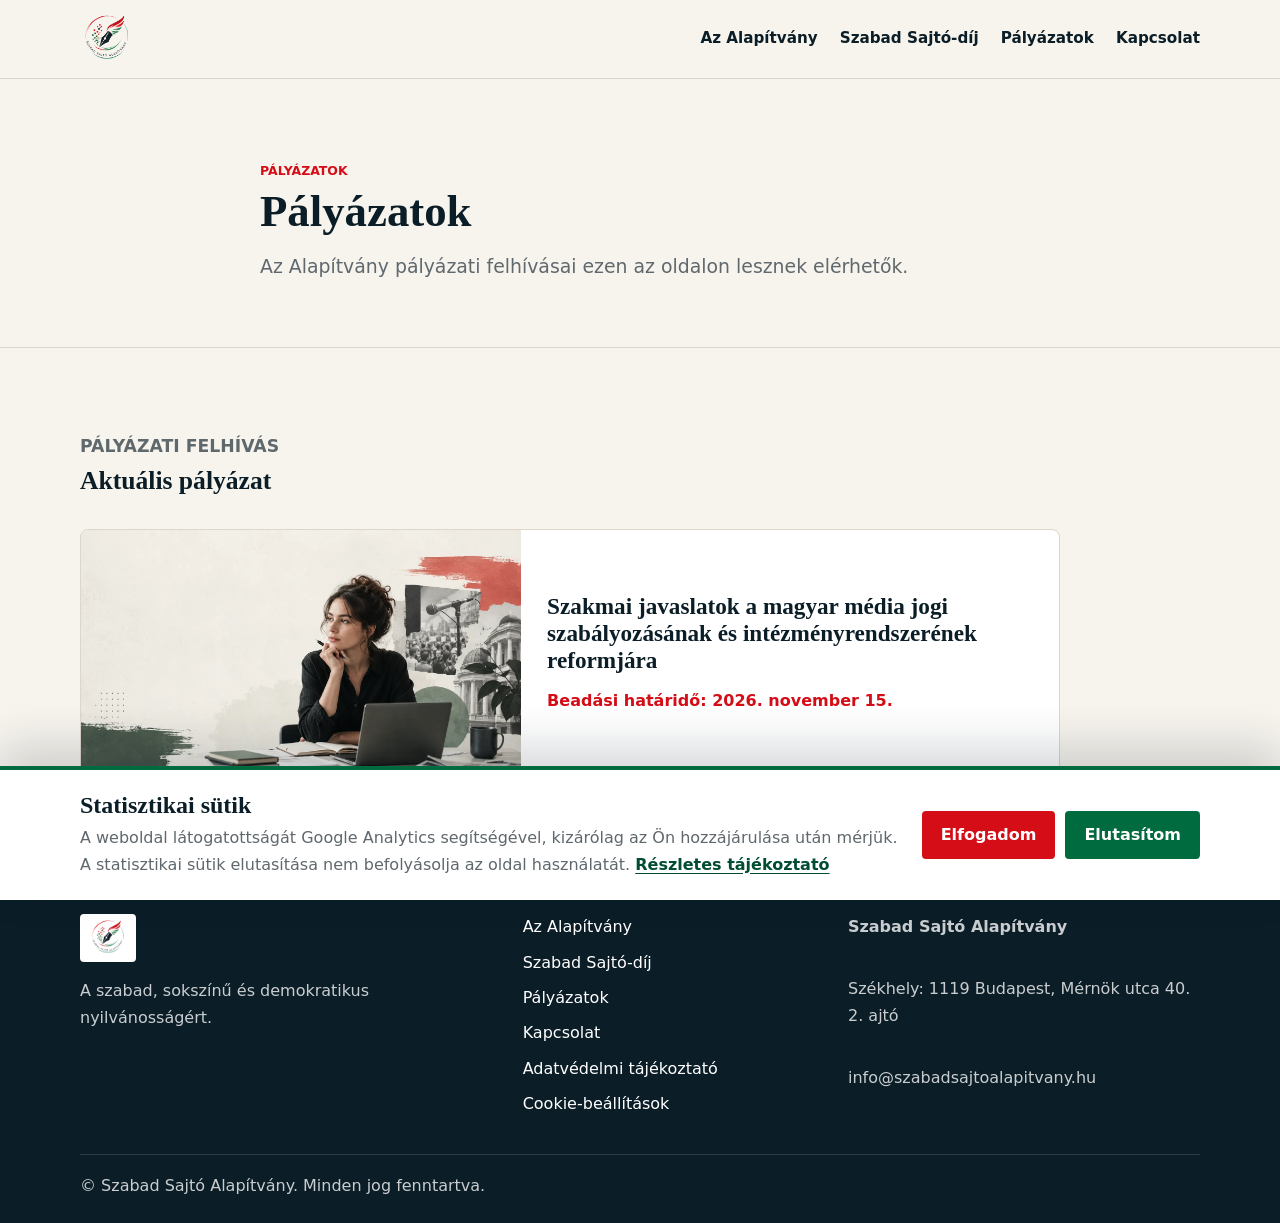
<file: palyazatok.html>
<!doctype html>
<html lang="hu">
  <head>
    <meta charset="UTF-8" />
    <meta name="viewport" content="width=device-width, initial-scale=1.0" />
    <title>Pályázatok | Szabad Sajtó Alapítvány</title>
    <meta name="description" content="A Szabad Sajtó Alapítvány pályázati felhívásai ezen az oldalon lesznek elérhetők." />
    <link rel="canonical" href="https://szabadsajtoalapitvany.hu/palyazatok.html" />
    <link rel="icon" type="image/png" href="assets/images/favicon-64.png" />
    <link rel="apple-touch-icon" href="assets/images/favicon-180.png" />
    <meta property="og:title" content="Pályázatok | Szabad Sajtó Alapítvány" />
    <meta property="og:description" content="Aktuális pályázati felhívások a demokratikus nyilvánosságot erősítő szakmai munkákhoz." />
    <meta property="og:url" content="https://szabadsajtoalapitvany.hu/palyazatok.html" />
    <meta property="og:image" content="https://szabadsajtoalapitvany.hu/assets/images/photo-grants-mediareform.jpg" />
    <meta property="og:type" content="website" />
    <meta name="twitter:card" content="summary_large_image" />
    <link rel="stylesheet" href="assets/css/style.css" />
    <script src="assets/js/analytics-consent.js" defer></script>
  </head>
  <body>
    <header class="site-header">
      <a class="brand" href="index.html" aria-label="Szabad Sajtó Alapítvány főoldal"><img src="assets/images/szasalogo.png" width="400" height="400" alt="Szabad Sajtó Alapítvány logó" /></a>
      <button class="nav-toggle" type="button" aria-expanded="false" aria-controls="site-nav"><span></span><span></span><span></span><span class="sr-only">Menü</span></button>
      <nav id="site-nav" class="site-nav" aria-label="Fő navigáció"><a href="alapitvany.html">Az Alapítvány</a><a href="szabad-sajto-dij.html">Szabad Sajtó-díj</a><a href="palyazatok.html">Pályázatok</a><a href="index.html#kapcsolat">Kapcsolat</a></nav>
    </header>

    <main>
      <section class="subhero">
        <div class="container-narrow">
          <p class="eyebrow">Pályázatok</p>
          <h1>Pályázatok</h1>
          <p>Az Alapítvány pályázati felhívásai ezen az oldalon lesznek elérhetők.</p>
        </div>
      </section>

      <section class="page-section">
        <div class="container">
          <header class="section-header">
            <p class="eyebrow">Pályázati felhívás</p>
            <h2>Aktuális pályázat</h2>
          </header>

          <a class="grant-list-card" href="palyazat-mediareform-2026.html">
            <span class="grant-card-image">
              <picture>
                <source srcset="assets/images/palyazat-mediareform-2026.webp" type="image/webp" />
                <img src="assets/images/palyazat-mediareform-2026.jpg" width="1672" height="941" alt="Pályázati kiírás arculati képe" />
              </picture>
            </span>
            <span class="grant-card-copy">
              <span class="grant-list-title">Szakmai javaslatok a magyar média jogi szabályozásának és intézményrendszerének reformjára</span>
              <span class="grant-list-deadline">Beadási határidő: 2026. november 15.</span>
            </span>
          </a>
        </div>
      </section>
    </main>

    <footer class="site-footer">
      <div class="footer-inner">
        <div><img src="assets/images/szasalogo.png" width="400" height="400" alt="Szabad Sajtó Alapítvány logó" /><p>A szabad, sokszínű és demokratikus nyilvánosságért.</p></div>
        <nav aria-label="Lábléc navigáció"><a href="alapitvany.html">Az Alapítvány</a><a href="szabad-sajto-dij.html">Szabad Sajtó-díj</a><a href="palyazatok.html">Pályázatok</a><a href="index.html#kapcsolat">Kapcsolat</a><a href="adatvedelmi-tajekoztato.html">Adatvédelmi tájékoztató</a></nav>
        <address><strong>Szabad Sajtó Alapítvány</strong><span>Székhely: 1119 Budapest, Mérnök utca 40. 2. ajtó</span><a href="mailto:info@szabadsajtoalapitvany.hu">info@szabadsajtoalapitvany.hu</a></address>
      </div>
      <div class="copyright">© Szabad Sajtó Alapítvány. Minden jog fenntartva.</div>
    </footer>
    <script src="assets/js/main.js"></script>
  </body>
</html>
</file>
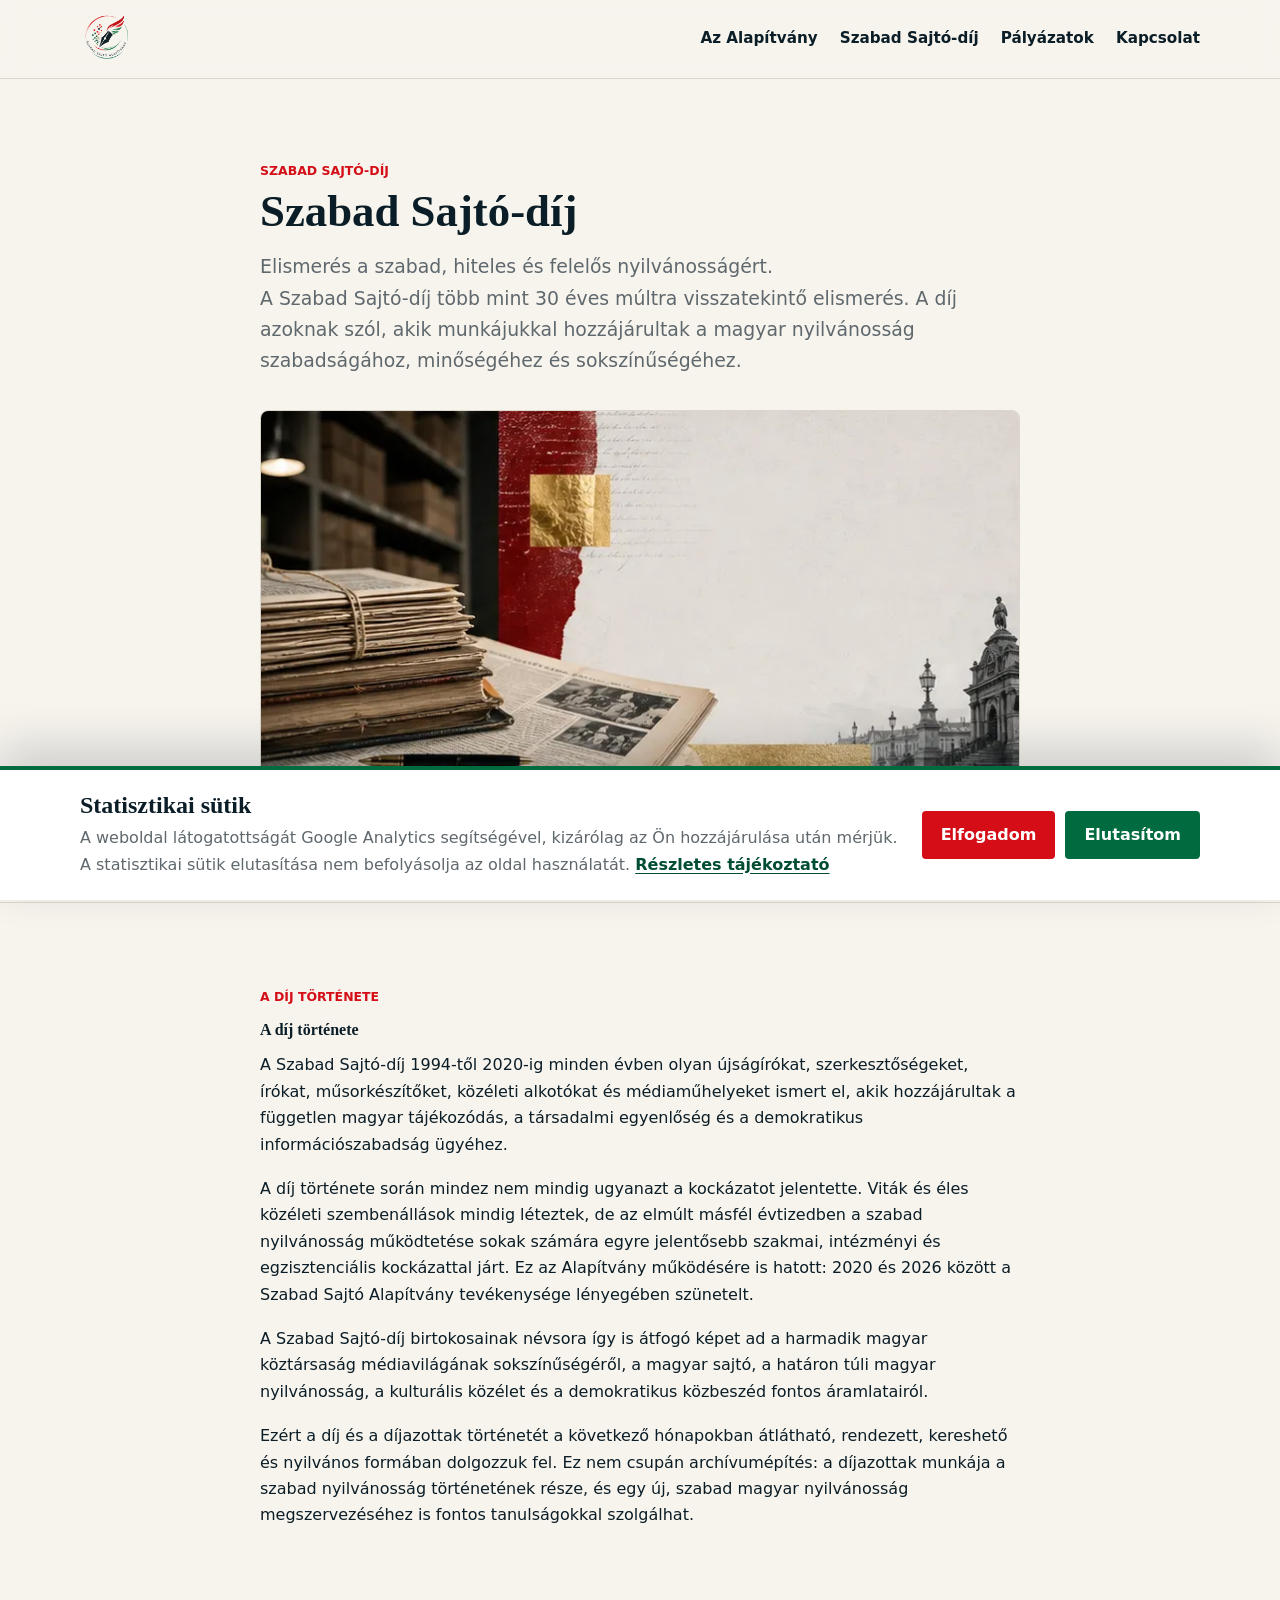
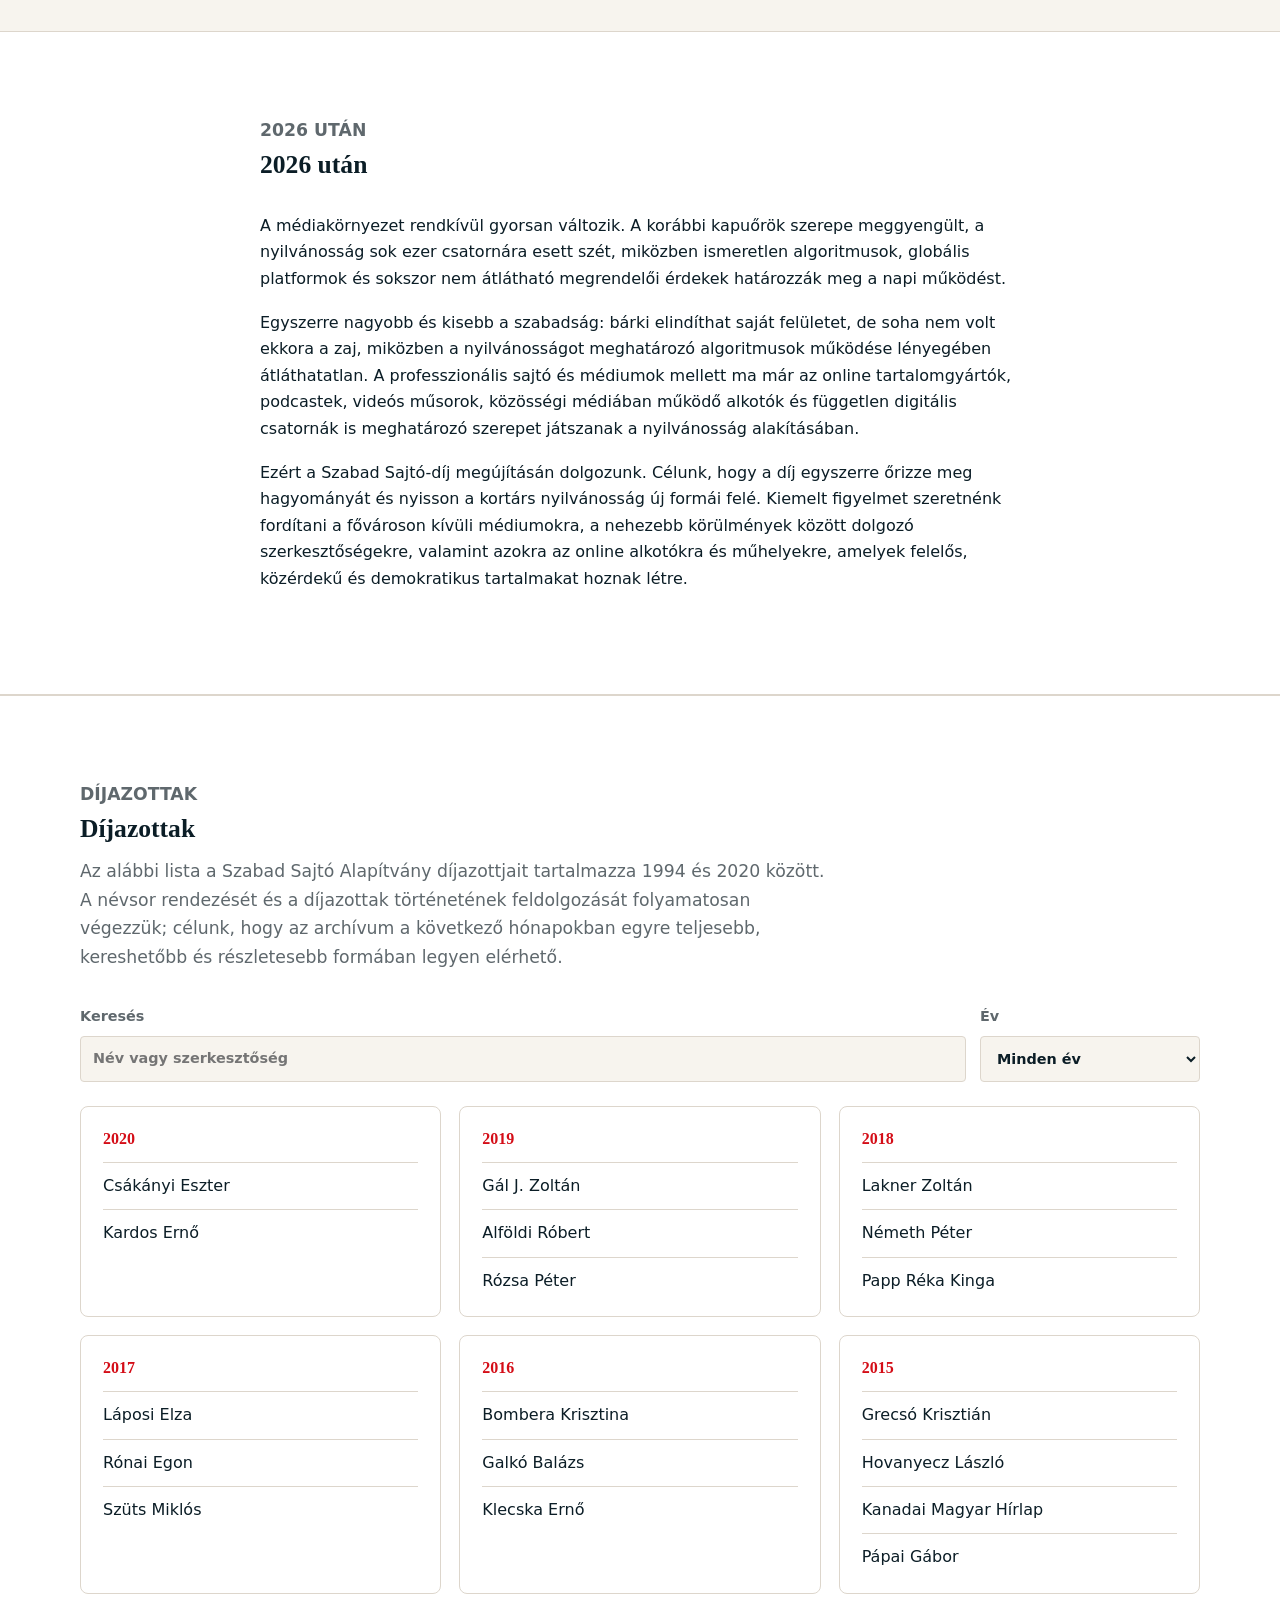
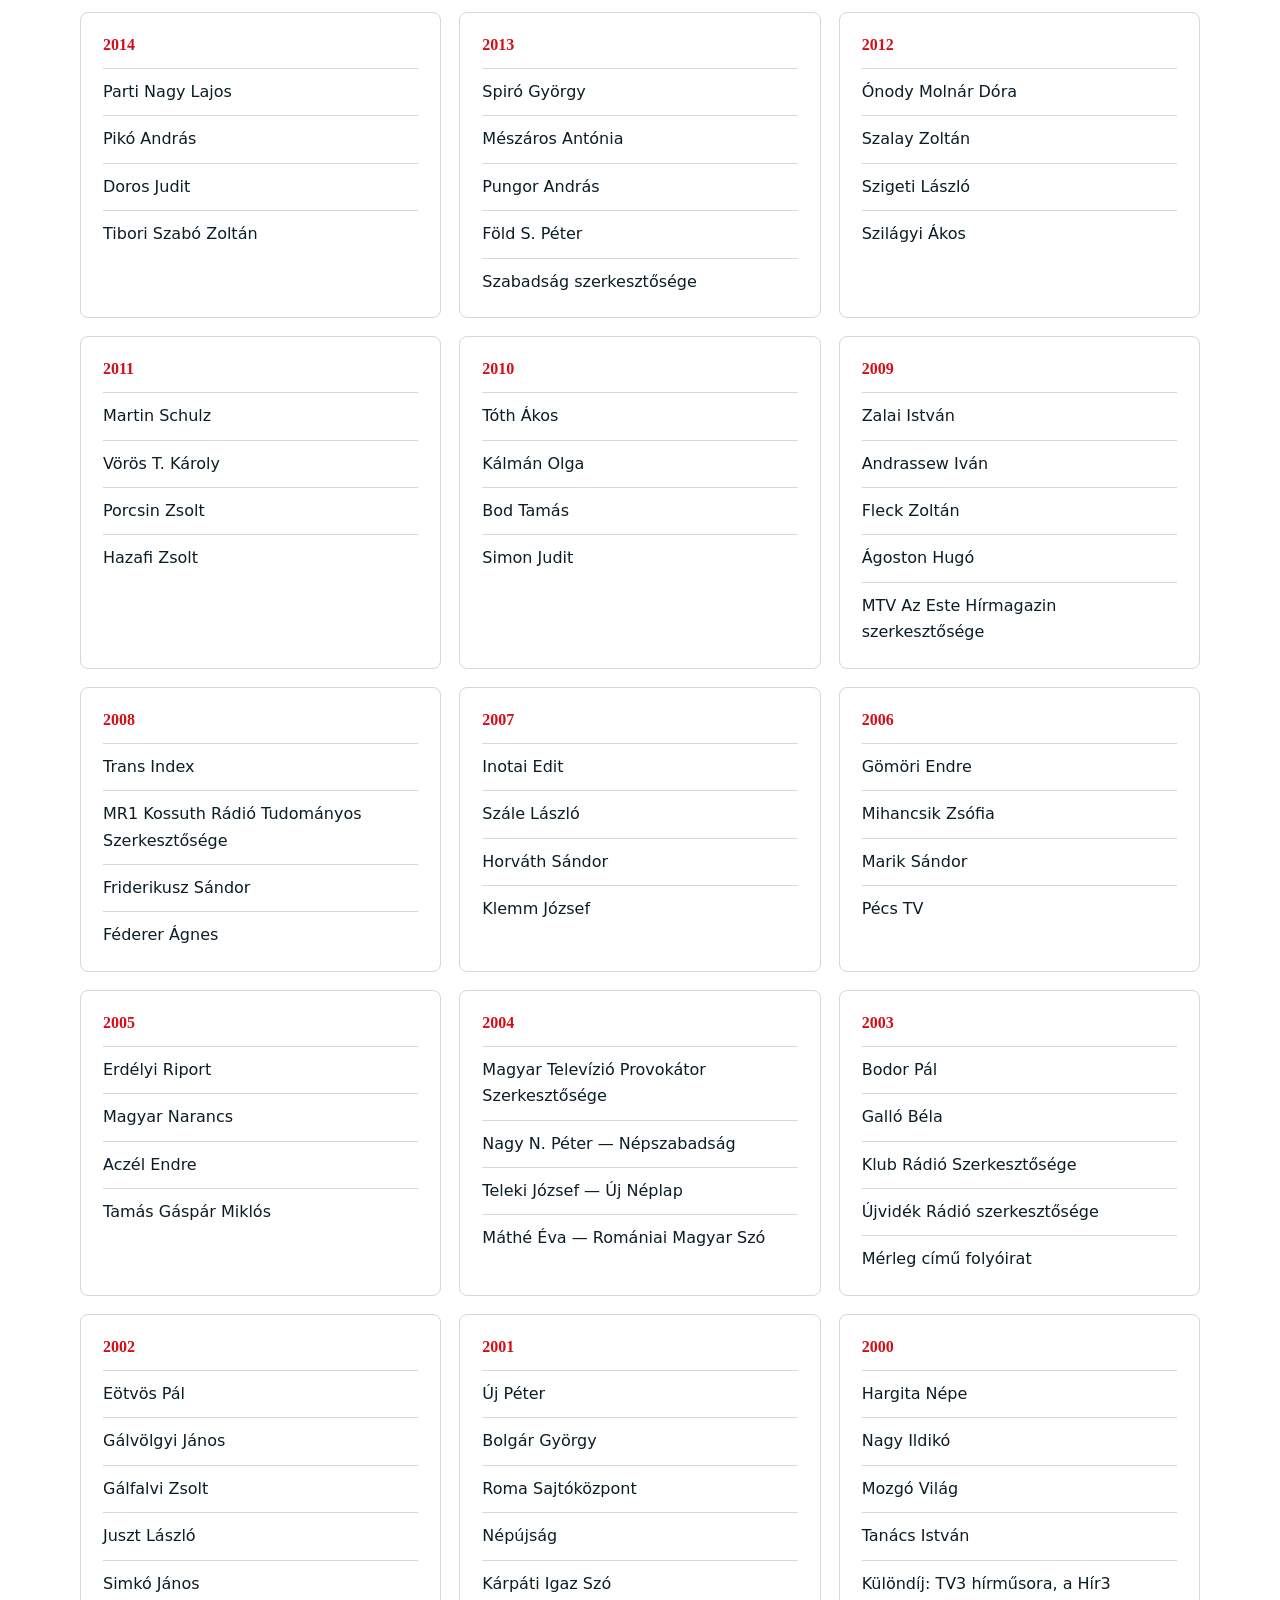
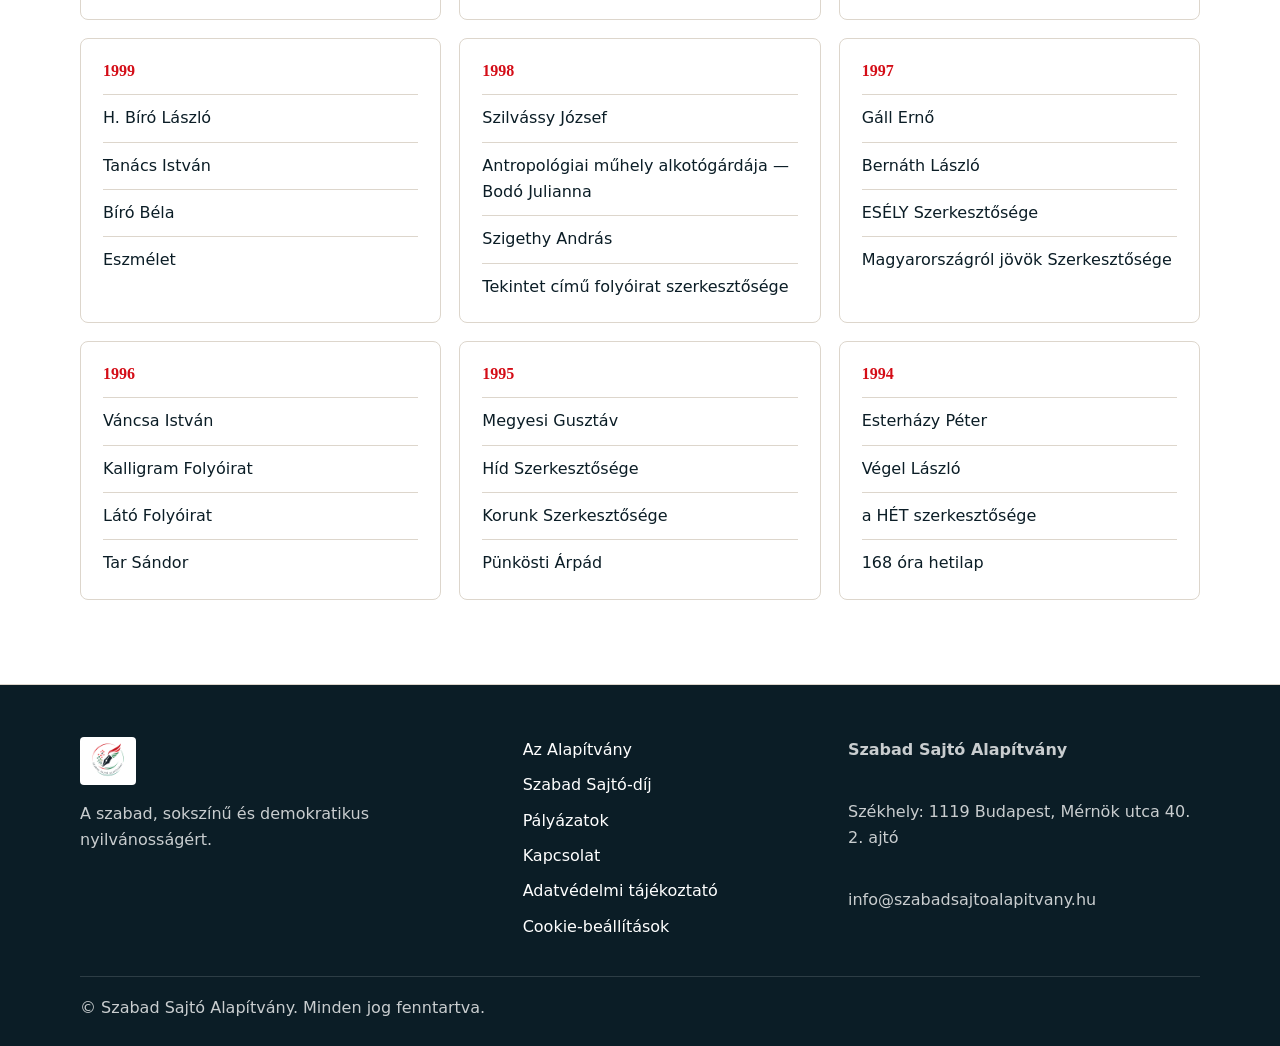
<file: szabad-sajto-dij.html>
<!doctype html>
<html lang="hu">
  <head>
    <meta charset="UTF-8" />
    <meta name="viewport" content="width=device-width, initial-scale=1.0" />
    <title>Szabad Sajtó-díj | Szabad Sajtó Alapítvány</title>
    <meta name="description" content="A Szabad Sajtó-díj története, megújítása és díjazotti archívuma." />
    <link rel="canonical" href="https://szabadsajtoalapitvany.hu/szabad-sajto-dij.html" />
    <link rel="icon" type="image/png" href="assets/images/favicon-64.png" />
    <link rel="apple-touch-icon" href="assets/images/favicon-180.png" />
    <meta property="og:title" content="Szabad Sajtó-díj | Szabad Sajtó Alapítvány" />
    <meta property="og:description" content="Elismerés a szabad, hiteles és felelős nyilvánosságért." />
    <meta property="og:url" content="https://szabadsajtoalapitvany.hu/szabad-sajto-dij.html" />
    <meta property="og:image" content="https://szabadsajtoalapitvany.hu/assets/images/photo-award-archive.jpg" />
    <meta property="og:type" content="website" />
    <meta name="twitter:card" content="summary_large_image" />
    <link rel="stylesheet" href="assets/css/style.css" />
    <script src="assets/js/analytics-consent.js" defer></script>
  </head>
  <body>
    <header class="site-header">
      <a class="brand" href="index.html" aria-label="Szabad Sajtó Alapítvány főoldal"><img src="assets/images/szasalogo.png" width="400" height="400" alt="Szabad Sajtó Alapítvány logó" /></a>
      <button class="nav-toggle" type="button" aria-expanded="false" aria-controls="site-nav"><span></span><span></span><span></span><span class="sr-only">Menü</span></button>
      <nav id="site-nav" class="site-nav" aria-label="Fő navigáció"><a href="alapitvany.html">Az Alapítvány</a><a href="szabad-sajto-dij.html">Szabad Sajtó-díj</a><a href="palyazatok.html">Pályázatok</a><a href="index.html#kapcsolat">Kapcsolat</a></nav>
    </header>

    <main>
      <section class="subhero">
        <div class="container-narrow">
          <p class="eyebrow">Szabad Sajtó-díj</p>
          <h1>Szabad Sajtó-díj</h1>
          <p>Elismerés a szabad, hiteles és felelős nyilvánosságért.</p>
          <p>A Szabad Sajtó-díj több mint 30 éves múltra visszatekintő elismerés. A díj azoknak szól, akik munkájukkal hozzájárultak a magyar nyilvánosság szabadságához, minőségéhez és sokszínűségéhez.</p>
          <figure class="page-hero-photo">
            <picture>
              <source srcset="assets/images/photo-award-archive.webp" type="image/webp" />
              <img src="assets/images/photo-award-archive.jpg" width="798" height="428" alt="Archív újságok és dokumentumok elegáns sajtótörténeti hangulatban" />
            </picture>
          </figure>
        </div>
      </section>

      <section class="page-section">
        <div class="container-narrow">
          <p class="eyebrow">A díj története</p>
          <h2>A díj története</h2>
          <div class="prose">
            <p>A Szabad Sajtó-díj 1994-től 2020-ig minden évben olyan újságírókat, szerkesztőségeket, írókat, műsorkészítőket, közéleti alkotókat és médiaműhelyeket ismert el, akik hozzájárultak a független magyar tájékozódás, a társadalmi egyenlőség és a demokratikus információszabadság ügyéhez.</p>
            <p>A díj története során mindez nem mindig ugyanazt a kockázatot jelentette. Viták és éles közéleti szembenállások mindig léteztek, de az elmúlt másfél évtizedben a szabad nyilvánosság működtetése sokak számára egyre jelentősebb szakmai, intézményi és egzisztenciális kockázattal járt. Ez az Alapítvány működésére is hatott: 2020 és 2026 között a Szabad Sajtó Alapítvány tevékenysége lényegében szünetelt.</p>
            <p>A Szabad Sajtó-díj birtokosainak névsora így is átfogó képet ad a harmadik magyar köztársaság médiavilágának sokszínűségéről, a magyar sajtó, a határon túli magyar nyilvánosság, a kulturális közélet és a demokratikus közbeszéd fontos áramlatairól.</p>
            <p>Ezért a díj és a díjazottak történetét a következő hónapokban átlátható, rendezett, kereshető és nyilvános formában dolgozzuk fel. Ez nem csupán archívumépítés: a díjazottak munkája a szabad nyilvánosság történetének része, és egy új, szabad magyar nyilvánosság megszervezéséhez is fontos tanulságokkal szolgálhat.</p>
          </div>
        </div>
      </section>

      <section class="page-section award-history">
        <div class="container-narrow">
          <header class="section-header">
            <p class="eyebrow">2026 után</p>
            <h2>2026 után</h2>
          </header>
          <div class="prose">
            <p>A médiakörnyezet rendkívül gyorsan változik. A korábbi kapuőrök szerepe meggyengült, a nyilvánosság sok ezer csatornára esett szét, miközben ismeretlen algoritmusok, globális platformok és sokszor nem átlátható megrendelői érdekek határozzák meg a napi működést.</p>
            <p>Egyszerre nagyobb és kisebb a szabadság: bárki elindíthat saját felületet, de soha nem volt ekkora a zaj, miközben a nyilvánosságot meghatározó algoritmusok működése lényegében átláthatatlan. A professzionális sajtó és médiumok mellett ma már az online tartalomgyártók, podcastek, videós műsorok, közösségi médiában működő alkotók és független digitális csatornák is meghatározó szerepet játszanak a nyilvánosság alakításában.</p>
            <p>Ezért a Szabad Sajtó-díj megújításán dolgozunk. Célunk, hogy a díj egyszerre őrizze meg hagyományát és nyisson a kortárs nyilvánosság új formái felé. Kiemelt figyelmet szeretnénk fordítani a fővároson kívüli médiumokra, a nehezebb körülmények között dolgozó szerkesztőségekre, valamint azokra az online alkotókra és műhelyekre, amelyek felelős, közérdekű és demokratikus tartalmakat hoznak létre.</p>
          </div>
        </div>
      </section>

      <section class="page-section laureates">
        <div class="container">
          <header class="section-header">
            <p class="eyebrow">Díjazottak</p>
            <h2>Díjazottak</h2>
            <p>Az alábbi lista a Szabad Sajtó Alapítvány díjazottjait tartalmazza 1994 és 2020 között. A névsor rendezését és a díjazottak történetének feldolgozását folyamatosan végezzük; célunk, hogy az archívum a következő hónapokban egyre teljesebb, kereshetőbb és részletesebb formában legyen elérhető.</p>
          </header>
          <div class="filters" role="search">
            <label>Keresés<input type="search" placeholder="Név vagy szerkesztőség" data-laureate-search /></label>
            <label>Év<select data-laureate-year><option value="">Minden év</option><option value="2020">2020</option><option value="2019">2019</option><option value="2018">2018</option><option value="2017">2017</option><option value="2016">2016</option><option value="2015">2015</option><option value="2014">2014</option><option value="2013">2013</option><option value="2012">2012</option><option value="2011">2011</option><option value="2010">2010</option><option value="2009">2009</option><option value="2008">2008</option><option value="2007">2007</option><option value="2006">2006</option><option value="2005">2005</option><option value="2004">2004</option><option value="2003">2003</option><option value="2002">2002</option><option value="2001">2001</option><option value="2000">2000</option><option value="1999">1999</option><option value="1998">1998</option><option value="1997">1997</option><option value="1996">1996</option><option value="1995">1995</option><option value="1994">1994</option></select></label>
          </div>
          <p class="empty" data-laureate-empty hidden>Nincs találat a megadott szűrésre.</p>
          <div class="year-grid">
            <article class="year-card" data-year-card data-year="2020" data-search="csákányi eszter kardos ernő">
              <h3>2020</h3>
              <ul>
                <li><span>Csákányi Eszter</span></li>
                <li><span>Kardos Ernő</span></li>
              </ul>
            </article>
            <article class="year-card" data-year-card data-year="2019" data-search="gál j. zoltán alföldi róbert rózsa péter">
              <h3>2019</h3>
              <ul>
                <li><span>Gál J. Zoltán</span></li>
                <li><span>Alföldi Róbert</span></li>
                <li><span>Rózsa Péter</span></li>
              </ul>
            </article>
            <article class="year-card" data-year-card data-year="2018" data-search="lakner zoltán németh péter papp réka kinga">
              <h3>2018</h3>
              <ul>
                <li><span>Lakner Zoltán</span></li>
                <li><span>Németh Péter</span></li>
                <li><span>Papp Réka Kinga</span></li>
              </ul>
            </article>
            <article class="year-card" data-year-card data-year="2017" data-search="láposi elza rónai egon szüts miklós">
              <h3>2017</h3>
              <ul>
                <li><span>Láposi Elza</span></li>
                <li><span>Rónai Egon</span></li>
                <li><span>Szüts Miklós</span></li>
              </ul>
            </article>
            <article class="year-card" data-year-card data-year="2016" data-search="bombera krisztina galkó balázs klecska ernő">
              <h3>2016</h3>
              <ul>
                <li><span>Bombera Krisztina</span></li>
                <li><span>Galkó Balázs</span></li>
                <li><span>Klecska Ernő</span></li>
              </ul>
            </article>
            <article class="year-card" data-year-card data-year="2015" data-search="grecsó krisztián hovanyecz lászló kanadai magyar hírlap pápai gábor">
              <h3>2015</h3>
              <ul>
                <li><span>Grecsó Krisztián</span></li>
                <li><span>Hovanyecz László</span></li>
                <li><span>Kanadai Magyar Hírlap</span></li>
                <li><span>Pápai Gábor</span></li>
              </ul>
            </article>
            <article class="year-card" data-year-card data-year="2014" data-search="parti nagy lajos pikó andrás doros judit tibori szabó zoltán">
              <h3>2014</h3>
              <ul>
                <li><span>Parti Nagy Lajos</span></li>
                <li><span>Pikó András</span></li>
                <li><span>Doros Judit</span></li>
                <li><span>Tibori Szabó Zoltán</span></li>
              </ul>
            </article>
            <article class="year-card" data-year-card data-year="2013" data-search="spiró györgy mészáros antónia pungor andrás föld s. péter szabadság szerkesztősége">
              <h3>2013</h3>
              <ul>
                <li><span>Spiró György</span></li>
                <li><span>Mészáros Antónia</span></li>
                <li><span>Pungor András</span></li>
                <li><span>Föld S. Péter</span></li>
                <li><span>Szabadság szerkesztősége</span></li>
              </ul>
            </article>
            <article class="year-card" data-year-card data-year="2012" data-search="ónody molnár dóra szalay zoltán szigeti lászló szilágyi ákos">
              <h3>2012</h3>
              <ul>
                <li><span>Ónody Molnár Dóra</span></li>
                <li><span>Szalay Zoltán</span></li>
                <li><span>Szigeti László</span></li>
                <li><span>Szilágyi Ákos</span></li>
              </ul>
            </article>
            <article class="year-card" data-year-card data-year="2011" data-search="martin schulz vörös t. károly porcsin zsolt hazafi zsolt">
              <h3>2011</h3>
              <ul>
                <li><span>Martin Schulz</span></li>
                <li><span>Vörös T. Károly</span></li>
                <li><span>Porcsin Zsolt</span></li>
                <li><span>Hazafi Zsolt</span></li>
              </ul>
            </article>
            <article class="year-card" data-year-card data-year="2010" data-search="tóth ákos kálmán olga bod tamás simon judit">
              <h3>2010</h3>
              <ul>
                <li><span>Tóth Ákos</span></li>
                <li><span>Kálmán Olga</span></li>
                <li><span>Bod Tamás</span></li>
                <li><span>Simon Judit</span></li>
              </ul>
            </article>
            <article class="year-card" data-year-card data-year="2009" data-search="zalai istván andrassew iván fleck zoltán ágoston hugó mtv az este hírmagazin szerkesztősége">
              <h3>2009</h3>
              <ul>
                <li><span>Zalai István</span></li>
                <li><span>Andrassew Iván</span></li>
                <li><span>Fleck Zoltán</span></li>
                <li><span>Ágoston Hugó</span></li>
                <li><span>MTV Az Este Hírmagazin szerkesztősége</span></li>
              </ul>
            </article>
            <article class="year-card" data-year-card data-year="2008" data-search="trans index mr1 kossuth rádió tudományos szerkesztősége friderikusz sándor féderer ágnes">
              <h3>2008</h3>
              <ul>
                <li><span>Trans Index</span></li>
                <li><span>MR1 Kossuth Rádió Tudományos Szerkesztősége</span></li>
                <li><span>Friderikusz Sándor</span></li>
                <li><span>Féderer Ágnes</span></li>
              </ul>
            </article>
            <article class="year-card" data-year-card data-year="2007" data-search="inotai edit szále lászló horváth sándor klemm józsef">
              <h3>2007</h3>
              <ul>
                <li><span>Inotai Edit</span></li>
                <li><span>Szále László</span></li>
                <li><span>Horváth Sándor</span></li>
                <li><span>Klemm József</span></li>
              </ul>
            </article>
            <article class="year-card" data-year-card data-year="2006" data-search="gömöri endre mihancsik zsófia marik sándor pécs tv">
              <h3>2006</h3>
              <ul>
                <li><span>Gömöri Endre</span></li>
                <li><span>Mihancsik Zsófia</span></li>
                <li><span>Marik Sándor</span></li>
                <li><span>Pécs TV</span></li>
              </ul>
            </article>
            <article class="year-card" data-year-card data-year="2005" data-search="erdélyi riport magyar narancs aczél endre tamás gáspár miklós">
              <h3>2005</h3>
              <ul>
                <li><span>Erdélyi Riport</span></li>
                <li><span>Magyar Narancs</span></li>
                <li><span>Aczél Endre</span></li>
                <li><span>Tamás Gáspár Miklós</span></li>
              </ul>
            </article>
            <article class="year-card" data-year-card data-year="2004" data-search="magyar televízió provokátor szerkesztősége nagy n. péter — népszabadság teleki józsef — új néplap máthé éva — romániai magyar szó">
              <h3>2004</h3>
              <ul>
                <li><span>Magyar Televízió Provokátor Szerkesztősége</span></li>
                <li><span>Nagy N. Péter — Népszabadság</span></li>
                <li><span>Teleki József — Új Néplap</span></li>
                <li><span>Máthé Éva — Romániai Magyar Szó</span></li>
              </ul>
            </article>
            <article class="year-card" data-year-card data-year="2003" data-search="bodor pál galló béla klub rádió szerkesztősége újvidék rádió szerkesztősége mérleg című folyóirat">
              <h3>2003</h3>
              <ul>
                <li><span>Bodor Pál</span></li>
                <li><span>Galló Béla</span></li>
                <li><span>Klub Rádió Szerkesztősége</span></li>
                <li><span>Újvidék Rádió szerkesztősége</span></li>
                <li><span>Mérleg című folyóirat</span></li>
              </ul>
            </article>
            <article class="year-card" data-year-card data-year="2002" data-search="eötvös pál gálvölgyi jános gálfalvi zsolt juszt lászló simkó jános">
              <h3>2002</h3>
              <ul>
                <li><span>Eötvös Pál</span></li>
                <li><span>Gálvölgyi János</span></li>
                <li><span>Gálfalvi Zsolt</span></li>
                <li><span>Juszt László</span></li>
                <li><span>Simkó János</span></li>
              </ul>
            </article>
            <article class="year-card" data-year-card data-year="2001" data-search="új péter bolgár györgy roma sajtóközpont népújság kárpáti igaz szó">
              <h3>2001</h3>
              <ul>
                <li><span>Új Péter</span></li>
                <li><span>Bolgár György</span></li>
                <li><span>Roma Sajtóközpont</span></li>
                <li><span>Népújság</span></li>
                <li><span>Kárpáti Igaz Szó</span></li>
              </ul>
            </article>
            <article class="year-card" data-year-card data-year="2000" data-search="hargita népe nagy ildikó mozgó világ tanács istván különdíj: tv3 hírműsora, a hír3">
              <h3>2000</h3>
              <ul>
                <li><span>Hargita Népe</span></li>
                <li><span>Nagy Ildikó</span></li>
                <li><span>Mozgó Világ</span></li>
                <li><span>Tanács István</span></li>
                <li><span>Különdíj: TV3 hírműsora, a Hír3</span></li>
              </ul>
            </article>
            <article class="year-card" data-year-card data-year="1999" data-search="h. bíró lászló tanács istván bíró béla eszmélet">
              <h3>1999</h3>
              <ul>
                <li><span>H. Bíró László</span></li>
                <li><span>Tanács István</span></li>
                <li><span>Bíró Béla</span></li>
                <li><span>Eszmélet</span></li>
              </ul>
            </article>
            <article class="year-card" data-year-card data-year="1998" data-search="szilvássy józsef antropológiai műhely alkotógárdája — bodó julianna szigethy andrás tekintet című folyóirat szerkesztősége">
              <h3>1998</h3>
              <ul>
                <li><span>Szilvássy József</span></li>
                <li><span>Antropológiai műhely alkotógárdája — Bodó Julianna</span></li>
                <li><span>Szigethy András</span></li>
                <li><span>Tekintet című folyóirat szerkesztősége</span></li>
              </ul>
            </article>
            <article class="year-card" data-year-card data-year="1997" data-search="gáll ernő bernáth lászló esély szerkesztősége magyarországról jövök szerkesztősége">
              <h3>1997</h3>
              <ul>
                <li><span>Gáll Ernő</span></li>
                <li><span>Bernáth László</span></li>
                <li><span>ESÉLY Szerkesztősége</span></li>
                <li><span>Magyarországról jövök Szerkesztősége</span></li>
              </ul>
            </article>
            <article class="year-card" data-year-card data-year="1996" data-search="váncsa istván kalligram folyóirat látó folyóirat tar sándor">
              <h3>1996</h3>
              <ul>
                <li><span>Váncsa István</span></li>
                <li><span>Kalligram Folyóirat</span></li>
                <li><span>Látó Folyóirat</span></li>
                <li><span>Tar Sándor</span></li>
              </ul>
            </article>
            <article class="year-card" data-year-card data-year="1995" data-search="megyesi gusztáv híd szerkesztősége korunk szerkesztősége pünkösti árpád">
              <h3>1995</h3>
              <ul>
                <li><span>Megyesi Gusztáv</span></li>
                <li><span>Híd Szerkesztősége</span></li>
                <li><span>Korunk Szerkesztősége</span></li>
                <li><span>Pünkösti Árpád</span></li>
              </ul>
            </article>
            <article class="year-card" data-year-card data-year="1994" data-search="esterházy péter végel lászló a hét szerkesztősége 168 óra hetilap">
              <h3>1994</h3>
              <ul>
                <li><span>Esterházy Péter</span></li>
                <li><span>Végel László</span></li>
                <li><span>a HÉT szerkesztősége</span></li>
                <li><span>168 óra hetilap</span></li>
              </ul>
            </article>
          </div>
        </div>
      </section>
    </main>

    <footer class="site-footer">
      <div class="footer-inner">
        <div><img src="assets/images/szasalogo.png" width="400" height="400" alt="Szabad Sajtó Alapítvány logó" /><p>A szabad, sokszínű és demokratikus nyilvánosságért.</p></div>
        <nav aria-label="Lábléc navigáció"><a href="alapitvany.html">Az Alapítvány</a><a href="szabad-sajto-dij.html">Szabad Sajtó-díj</a><a href="palyazatok.html">Pályázatok</a><a href="index.html#kapcsolat">Kapcsolat</a><a href="adatvedelmi-tajekoztato.html">Adatvédelmi tájékoztató</a></nav>
        <address><strong>Szabad Sajtó Alapítvány</strong><span>Székhely: 1119 Budapest, Mérnök utca 40. 2. ajtó</span><a href="mailto:info@szabadsajtoalapitvany.hu">info@szabadsajtoalapitvany.hu</a></address>
      </div>
      <div class="copyright">© Szabad Sajtó Alapítvány. Minden jog fenntartva.</div>
    </footer>
    <script src="assets/js/main.js"></script>
  </body>
</html>
</file>
<file: assets/css/style.css>
:root {
  --color-paper: #f7f4ee;
  --color-white: #ffffff;
  --color-ink: #0b1d26;
  --color-muted: #5f686d;
  --color-line: #ddd6cc;
  --color-red: #d40d17;
  --color-red-dark: #a80812;
  --color-green: #006b3f;
  --color-green-dark: #004d31;
  --color-green-soft: #e4efe9;
  --color-gold-muted: #8c7a3f;
  --container: 1120px;
  --container-narrow: 760px;
  --shadow-soft: 0 18px 45px rgb(11 29 38 / 9%);
  --font-sans: system-ui, -apple-system, BlinkMacSystemFont, "Segoe UI", sans-serif;
  --font-serif: Georgia, "Times New Roman", serif;
}

* {
  box-sizing: border-box;
}

html {
  scroll-behavior: smooth;
}

body {
  margin: 0;
  background: var(--color-paper);
  color: var(--color-ink);
  font-family: var(--font-sans);
  font-size: 16px;
  line-height: 1.65;
}

body.modal-open {
  overflow: hidden;
}

a {
  color: inherit;
  text-decoration: none;
}

img {
  display: block;
  max-width: 100%;
}

button,
input,
select {
  font: inherit;
}

:focus-visible {
  outline: 3px solid rgb(212 13 23 / 45%);
  outline-offset: 3px;
}

.container {
  width: min(100% - 32px, var(--container));
  margin-inline: auto;
}

.container-narrow {
  width: min(100% - 32px, var(--container-narrow));
  margin-inline: auto;
}

.site-header {
  align-items: center;
  background: rgb(247 244 238 / 92%);
  border-bottom: 1px solid var(--color-line);
  display: flex;
  gap: 24px;
  justify-content: space-between;
  min-height: 76px;
  padding: 12px max(16px, calc((100vw - var(--container)) / 2));
  position: sticky;
  top: 0;
  z-index: 20;
  backdrop-filter: blur(12px);
}

.brand img {
  height: 54px;
  width: auto;
}

.site-nav {
  align-items: center;
  display: flex;
  gap: 22px;
}

.site-nav a {
  color: var(--color-ink);
  font-size: 0.95rem;
  font-weight: 800;
}

.site-nav a:hover {
  color: var(--color-red);
}

.nav-toggle {
  align-items: center;
  background: var(--color-white);
  border: 1px solid var(--color-line);
  border-radius: 4px;
  display: none;
  height: 42px;
  justify-content: center;
  padding: 0;
  position: relative;
  width: 44px;
}

.nav-toggle span:not(.sr-only) {
  background: var(--color-ink);
  display: block;
  height: 2px;
  position: absolute;
  width: 20px;
}

.nav-toggle span:nth-child(1) {
  transform: translateY(-7px);
}

.nav-toggle span:nth-child(3) {
  transform: translateY(7px);
}

.sr-only {
  height: 1px;
  overflow: hidden;
  position: absolute;
  width: 1px;
}

.hero {
  overflow: hidden;
  padding: 86px 0 72px;
}

.hero-grid {
  max-width: 920px;
}

.eyebrow {
  color: var(--color-red);
  font-size: 0.78rem;
  font-weight: 800;
  letter-spacing: 0;
  margin: 0;
  text-transform: uppercase;
}

h1,
h2,
h3 {
  font-family: var(--font-serif);
}

h2 {
  font-size: 1rem;
  line-height: 1.12;
}

h3 {
  font-size: 0.9rem;
  line-height: 1.2;
}

h1 {
  font-size: clamp(1.5rem, 3.5vw, 3.35rem);
  line-height: 0.96;
  margin: 12px 0 22px;
}

.subhero {
  border-bottom: 1px solid var(--color-line);
  padding: 82px 0 64px;
}

.subhero h1 {
  font-size: clamp(1.5rem, 3.5vw, 3rem);
  line-height: 0.98;
  margin: 8px 0 18px;
}

.subhero p:not(.eyebrow) {
  color: var(--color-muted);
  font-size: 1.18rem;
  margin: 0;
}

.lead {
  color: var(--color-ink);
  font-size: clamp(1.15rem, 2vw, 1.45rem);
  font-weight: 700;
  line-height: 1.45;
  margin: 0 0 18px;
}

.muted {
  color: var(--color-muted);
}

.hero-actions,
.button-row {
  display: flex;
  flex-wrap: wrap;
  gap: 12px;
  margin-top: 30px;
}

.home-hero-photo,
.page-hero-photo {
  border: 1px solid var(--color-line);
  border-radius: 8px;
  margin: 34px 0 0;
  overflow: hidden;
}

.home-hero-photo-image,
.page-hero-photo img {
  aspect-ratio: 16 / 9;
  height: 100%;
  object-fit: cover;
  width: 100%;
}

.home-hero-photo {
  box-shadow: var(--shadow-soft);
  position: relative;
}

.home-hero-logo {
  background: rgb(255 255 255 / 92%);
  border: 1px solid rgb(221 214 204 / 80%);
  border-radius: 8px;
  box-shadow: 0 16px 36px rgb(11 29 38 / 16%);
  display: block;
  height: auto;
  left: clamp(14px, 3vw, 30px);
  padding: clamp(8px, 1.6vw, 16px);
  position: absolute;
  top: clamp(14px, 3vw, 30px);
  width: clamp(96px, 18vw, 210px);
}

.page-hero-photo {
  max-width: 820px;
}

.button {
  align-items: center;
  border: 1px solid transparent;
  border-radius: 4px;
  display: inline-flex;
  font-weight: 800;
  justify-content: center;
  min-height: 44px;
  padding: 10px 18px;
  transition:
    background 180ms ease,
    border-color 180ms ease,
    color 180ms ease,
    transform 180ms ease;
}

.button:hover {
  transform: translateY(-1px);
}

.button-primary {
  background: var(--color-red);
  color: var(--color-white);
}

.button-primary:hover {
  background: var(--color-red-dark);
}

.button-secondary {
  background: var(--color-green);
  color: var(--color-white);
}

.button-secondary:hover {
  background: var(--color-green-dark);
}

.button-ghost {
  border-color: var(--color-line);
  color: var(--color-ink);
}

.button-ghost:hover {
  border-color: var(--color-green);
  color: var(--color-green-dark);
}

.page-section {
  padding: 84px 0;
}

.page-section.tight {
  padding: 56px 0;
}

.section-header {
  max-width: var(--container-narrow);
  margin-bottom: 34px;
}

.section-header h2,
.contact h2,
.grants-placeholder h2 {
  font-size: clamp(1rem, 2vw, 1.8rem);
  line-height: 1.04;
  margin: 8px 0 14px;
}

.section-header p {
  color: var(--color-muted);
  font-size: 1.08rem;
  margin: 0;
}

.section-copy {
  color: var(--color-muted);
  max-width: var(--container-narrow);
  margin: -14px 0 28px;
}

.grid {
  display: grid;
  gap: 24px;
}

.grid.two {
  grid-template-columns: repeat(2, minmax(0, 1fr));
}

.grid.three {
  grid-template-columns: repeat(3, minmax(0, 1fr));
}

.grid.four {
  grid-template-columns: repeat(4, minmax(0, 1fr));
}

.card {
  background: var(--color-white);
  border: 1px solid var(--color-line);
  border-radius: 8px;
  padding: 24px;
  transition:
    border-color 180ms ease,
    box-shadow 180ms ease,
    transform 180ms ease;
}

.card:hover {
  border-color: rgb(0 107 63 / 35%);
  box-shadow: var(--shadow-soft);
  transform: translateY(-2px);
}

.card h3 {
  font-size: 0.725rem;
  line-height: 1.15;
  margin: 0 0 12px;
}

.card p {
  color: var(--color-muted);
  margin: 0;
}

.mark {
  display: block;
  height: 10px;
  margin-bottom: 18px;
  width: 46px;
}

.mark-red {
  background: var(--color-red);
}

.mark-green {
  background: var(--color-green);
}

.band,
.contact,
.documents,
.laureates,
.award-history,
.goals {
  background: var(--color-white);
  border-block: 1px solid var(--color-line);
}

.value-grid {
  align-self: center;
  display: grid;
  gap: 12px;
  grid-template-columns: repeat(2, minmax(0, 1fr));
}

.value-grid div {
  background: var(--color-paper);
  border: 1px solid var(--color-line);
  border-radius: 8px;
  display: grid;
  font-family: var(--font-serif);
  font-size: 0.675rem;
  font-weight: 700;
  gap: 14px;
  min-height: 126px;
  padding: 22px;
}

.value-icon {
  align-items: center;
  background: var(--color-white);
  border: 1px solid var(--color-line);
  border-radius: 50%;
  color: var(--color-green);
  display: inline-flex;
  height: 62px;
  justify-content: center;
  width: 62px;
}

.value-grid div:nth-child(odd) .value-icon {
  color: var(--color-red);
}

.value-icon svg {
  fill: none;
  height: 36px;
  stroke: currentColor;
  stroke-linecap: round;
  stroke-linejoin: round;
  stroke-width: 1.8;
  width: 36px;
}

.award-box {
  align-items: center;
  background: linear-gradient(135deg, #fff 0%, #f1eadc 100%);
  border: 1px solid var(--color-line);
  border-radius: 8px;
  display: grid;
  gap: 28px;
  grid-template-columns: 1fr;
  padding: clamp(28px, 5vw, 56px);
}

.award-box h2 {
  font-size: clamp(1rem, 2vw, 2rem);
  line-height: 1.04;
  margin: 8px 0 16px;
}

.award-box > div {
  max-width: var(--container-narrow);
}

.award-note {
  border: 1px solid rgb(140 122 63 / 35%);
  border-radius: 8px;
  color: var(--color-gold-muted);
  display: grid;
  font-family: var(--font-serif);
  font-size: clamp(1rem, 2vw, 2.25rem);
  font-weight: 800;
  line-height: 1;
  min-height: 210px;
  place-items: center;
  text-align: center;
}

.grants-row,
.contact-grid {
  display: grid;
  gap: 42px;
  grid-template-columns: 1.2fr 0.8fr;
}

.grants-row {
  align-items: end;
  grid-template-columns: 1fr auto;
}

.contact dl {
  background: var(--color-paper);
  border: 1px solid var(--color-line);
  border-radius: 8px;
  margin: 0;
  padding: 26px;
}

.contact dt {
  color: var(--color-muted);
  font-size: 0.85rem;
  font-weight: 800;
  text-transform: uppercase;
}

.contact dd {
  font-size: 1.08rem;
  font-weight: 700;
  margin: 4px 0 20px;
}

.prose {
  max-width: var(--container-narrow);
}

.prose p {
  margin: 0 0 18px;
}

.privacy-document {
  background: var(--color-white);
  border: 1px solid var(--color-line);
  border-radius: 8px;
  padding: clamp(24px, 4vw, 46px);
}

.privacy-document h1 {
  font-size: clamp(1.5rem, 3vw, 2.35rem);
  margin: 0 0 8px;
}

.privacy-document h2 {
  border-top: 1px solid var(--color-line);
  font-size: clamp(1.1rem, 2.2vw, 1.65rem);
  margin: 32px 0 14px;
  padding-top: 24px;
}

.privacy-document h3 {
  font-size: clamp(1rem, 1.8vw, 1.24rem);
  margin: 24px 0 12px;
}

.privacy-document p,
.privacy-document li {
  line-height: 1.65;
}

.privacy-document p {
  margin: 0 0 16px;
}

.privacy-lead {
  color: var(--color-muted);
  font-weight: 700;
}

.privacy-document ul {
  margin: 0 0 22px;
  padding-left: 24px;
}

.privacy-document li + li {
  margin-top: 8px;
}

.table-scroll {
  margin: 16px 0 24px;
  overflow-x: auto;
}

.privacy-table {
  border-collapse: collapse;
  min-width: 640px;
  width: 100%;
}

.privacy-table th,
.privacy-table td {
  border: 1px solid var(--color-line);
  line-height: 1.45;
  padding: 12px 14px;
  text-align: left;
  vertical-align: top;
}

.privacy-table thead th {
  background: var(--color-red);
  color: var(--color-white);
  font-size: 0.88rem;
}

.privacy-table-pairs th {
  background: var(--color-green-soft);
  color: var(--color-green-dark);
  width: 30%;
}

.privacy-table-wide {
  min-width: 900px;
}

.goals .card + .card {
  margin-top: 12px;
}

.member-card {
  background: var(--color-white);
  border: 1px solid var(--color-line);
  border-radius: 8px;
  color: var(--color-ink);
  cursor: pointer;
  display: grid;
  min-height: 280px;
  padding: 24px;
  text-align: left;
  transition:
    border-color 180ms ease,
    box-shadow 180ms ease,
    transform 180ms ease;
  width: 100%;
}

.member-card:hover {
  border-color: rgb(212 13 23 / 35%);
  box-shadow: var(--shadow-soft);
  transform: translateY(-2px);
}

.avatar {
  align-items: center;
  align-self: start;
  background: var(--color-green-soft);
  border: 1px solid rgb(0 107 63 / 20%);
  border-radius: 50%;
  color: var(--color-green-dark);
  display: inline-flex;
  font-family: var(--font-serif);
  font-size: 2rem;
  font-weight: 800;
  height: 96px;
  justify-content: center;
  margin-bottom: 24px;
  width: 96px;
}

.member-photo {
  align-self: start;
  border: 1px solid rgb(0 107 63 / 20%);
  border-radius: 50%;
  display: block;
  height: 96px;
  margin-bottom: 24px;
  overflow: hidden;
  width: 96px;
}

.member-photo img {
  height: 100%;
  object-fit: cover;
  object-position: 50% 18%;
  width: 100%;
}

.member-name {
  font-family: var(--font-serif);
  font-size: 0.775rem;
  font-weight: 800;
  line-height: 1.15;
}

.member-role {
  color: var(--color-red);
  font-weight: 800;
  margin: 6px 0 14px;
}

.member-bio {
  color: var(--color-muted);
}

.modal[hidden] {
  display: none;
}

.modal {
  align-items: center;
  background: rgb(11 29 38 / 58%);
  display: flex;
  inset: 0;
  justify-content: center;
  padding: 20px;
  position: fixed;
  z-index: 50;
}

.modal-panel {
  background: var(--color-white);
  border-radius: 8px;
  box-shadow: 0 25px 90px rgb(0 0 0 / 24%);
  max-width: 620px;
  padding: clamp(26px, 5vw, 44px);
  position: relative;
  width: 100%;
}

.modal-panel h3 {
  font-size: clamp(1rem, 2vw, 1.5rem);
  line-height: 1.05;
  margin: 8px 0 16px;
}

.modal-close {
  align-items: center;
  background: var(--color-paper);
  border: 1px solid var(--color-line);
  border-radius: 50%;
  color: var(--color-ink);
  cursor: pointer;
  display: inline-flex;
  font-size: 1.7rem;
  height: 42px;
  justify-content: center;
  line-height: 1;
  position: absolute;
  right: 16px;
  top: 16px;
  width: 42px;
}

.history-grid {
  align-items: center;
  display: grid;
  gap: 26px;
  grid-template-columns: 0.8fr 1.2fr;
}

.history-years {
  color: var(--color-gold-muted);
  font-family: var(--font-serif);
  font-size: clamp(1.5rem, 4vw, 3.5rem);
  font-weight: 800;
  line-height: 0.95;
}

.history-grid p {
  font-size: clamp(0.625rem, 1vw, 0.85rem);
  font-weight: 700;
  line-height: 1.35;
  margin: 0;
}

.filters {
  display: grid;
  gap: 14px;
  grid-template-columns: minmax(220px, 1fr) minmax(150px, 220px);
  margin-bottom: 24px;
}

.filters label {
  color: var(--color-muted);
  display: grid;
  font-size: 0.9rem;
  font-weight: 800;
  gap: 7px;
}

.filters input,
.filters select {
  background: var(--color-paper);
  border: 1px solid var(--color-line);
  border-radius: 4px;
  color: var(--color-ink);
  min-height: 46px;
  padding: 10px 12px;
}

.year-grid {
  display: grid;
  gap: 18px;
  grid-template-columns: repeat(3, minmax(0, 1fr));
}

.year-card {
  background: var(--color-white);
  border: 1px solid var(--color-line);
  border-radius: 8px;
  padding: 22px;
}

.year-card h3 {
  color: var(--color-red);
  font-size: 1rem;
  margin: 0 0 14px;
}

.year-card ul {
  display: grid;
  gap: 10px;
  list-style: none;
  margin: 0;
  padding: 0;
}

.year-card li {
  border-top: 1px solid var(--color-line);
  display: grid;
  gap: 2px;
  padding-top: 10px;
}

.year-card small {
  color: var(--color-muted);
}

.empty {
  background: var(--color-paper);
  border: 1px solid var(--color-line);
  border-radius: 8px;
  padding: 18px;
}

.grants-placeholder {
  min-height: 56vh;
}

.grants-placeholder h1 {
  font-size: clamp(1.2rem, 2.5vw, 2.4rem);
  line-height: 1;
  margin: 8px 0 20px;
}

.grant-list-card {
  background: var(--color-white);
  border: 1px solid var(--color-line);
  border-radius: 8px;
  display: grid;
  gap: 0;
  grid-template-columns: minmax(240px, 0.9fr) minmax(0, 1.1fr);
  max-width: 980px;
  overflow: hidden;
  padding: 0;
  transition:
    border-color 180ms ease,
    box-shadow 180ms ease,
    transform 180ms ease;
}

.grant-list-card:hover {
  border-color: rgb(212 13 23 / 35%);
  box-shadow: var(--shadow-soft);
  transform: translateY(-2px);
}

.grant-card-image {
  background: var(--color-line);
  display: block;
  min-height: 220px;
}

.grant-card-image img {
  aspect-ratio: 16 / 9;
  height: 100%;
  object-fit: cover;
  object-position: center;
  width: 100%;
}

.grant-card-copy {
  align-content: center;
  display: grid;
  gap: 14px;
  padding: 26px;
}

.grant-list-title {
  font-family: var(--font-serif);
  font-size: clamp(1rem, 2vw, 1.45rem);
  font-weight: 800;
  line-height: 1.16;
}

.grant-list-deadline,
.grant-deadline {
  color: var(--color-red);
  font-weight: 800;
}

.grant-list-date,
.grant-issue-date {
  color: var(--color-muted);
  font-weight: 800;
}

.grant-hero {
  border-bottom: 1px solid var(--color-line);
  padding: 56px 0 64px;
}

.back-link {
  color: var(--color-muted);
  display: inline-flex;
  font-size: 0.92rem;
  font-weight: 800;
  margin-bottom: 24px;
}

.back-link:hover {
  color: var(--color-red);
}

.grant-hero-grid {
  align-items: center;
  display: grid;
  gap: 34px;
  grid-template-columns: minmax(0, 0.94fr) minmax(320px, 1.06fr);
}

.grant-hero h1 {
  font-size: clamp(1.45rem, 3vw, 2.75rem);
  line-height: 1.03;
  margin: 8px 0 18px;
}

.grant-image {
  border: 1px solid var(--color-line);
  border-radius: 8px;
  margin: 0;
  overflow: hidden;
}

.grant-image img {
  aspect-ratio: 16 / 9;
  height: 100%;
  object-fit: cover;
  width: 100%;
}

.grant-content .prose {
  display: grid;
  gap: 18px;
}

.grant-content .prose p,
.grant-content .prose ul {
  margin: 0;
}

.grant-content .prose h2 {
  border-top: 1px solid var(--color-line);
  font-size: clamp(1rem, 2vw, 1.35rem);
  margin: 22px 0 0;
  padding-top: 26px;
}

.grant-content .prose ul {
  padding-left: 22px;
}

.grant-content .prose li + li {
  margin-top: 8px;
}

.button[aria-disabled="true"] {
  opacity: 0.62;
  pointer-events: none;
}

.form-section {
  background: var(--color-white);
  border-top: 1px solid var(--color-line);
}

.form-layout {
  display: grid;
  gap: 34px;
  grid-template-columns: minmax(0, 0.78fr) minmax(320px, 1.22fr);
}

.form-layout h2 {
  font-size: clamp(1.2rem, 2.5vw, 2rem);
  margin: 8px 0 16px;
}

.site-form {
  background: var(--color-white);
  border: 1px solid var(--color-line);
  border-radius: 8px;
  display: grid;
  gap: 16px;
  padding: 24px;
}

.contact .site-form {
  align-self: start;
}

.site-form label:not(.checkbox-field) {
  display: grid;
  gap: 7px;
}

.site-form label span {
  color: var(--color-ink);
  font-size: 0.9rem;
  font-weight: 800;
}

.site-form input,
.site-form textarea {
  background: var(--color-paper);
  border: 1px solid var(--color-line);
  border-radius: 4px;
  color: var(--color-ink);
  min-height: 46px;
  padding: 10px 12px;
  width: 100%;
}

.site-form textarea {
  min-height: 130px;
  resize: vertical;
}

.checkbox-field {
  align-items: start;
  display: grid;
  gap: 10px;
  grid-template-columns: 18px 1fr;
}

.checkbox-field input {
  accent-color: var(--color-red);
  height: 18px;
  margin-top: 3px;
  min-height: 18px;
  padding: 0;
  width: 18px;
}

.checkbox-field span {
  color: var(--color-muted);
  font-weight: 600;
  line-height: 1.45;
}

.checkbox-field a {
  color: var(--color-red);
  font-weight: 800;
  text-decoration: underline;
  text-decoration-thickness: 1px;
  text-underline-offset: 3px;
}

.site-form button[disabled] {
  cursor: wait;
  opacity: 0.7;
}

.form-status {
  border: 1px solid var(--color-line);
  border-radius: 8px;
  font-weight: 800;
  line-height: 1.45;
  margin: 2px 0 0;
  padding: 12px 14px;
}

.form-status.is-success {
  background: var(--color-green-soft);
  border-color: rgb(0 107 63 / 25%);
  color: var(--color-green-dark);
}

.form-status.is-error {
  background: #fff1f1;
  border-color: rgb(212 13 23 / 25%);
  color: var(--color-red-dark);
}

.site-footer {
  background: var(--color-ink);
  color: var(--color-white);
  padding: 52px max(16px, calc((100vw - var(--container)) / 2)) 24px;
}

.footer-inner {
  display: grid;
  gap: 32px;
  grid-template-columns: 1.4fr 1fr 1.2fr;
}

.site-footer img {
  background: var(--color-white);
  border-radius: 4px;
  height: 48px;
  margin-bottom: 16px;
  padding: 4px 8px;
  width: auto;
}

.site-footer p,
.site-footer address,
.copyright {
  color: rgb(255 255 255 / 78%);
}

.site-footer nav,
.site-footer address {
  display: grid;
  font-style: normal;
  gap: 9px;
}

.site-footer a:hover {
  color: var(--color-green-soft);
}

.cookie-settings-button {
  appearance: none;
  background: none;
  border: 0;
  color: inherit;
  cursor: pointer;
  font: inherit;
  padding: 0;
  text-align: left;
}

.cookie-settings-button:hover {
  color: var(--color-green-soft);
}

.cookie-consent {
  background: var(--color-white);
  border-top: 4px solid var(--color-green);
  bottom: 0;
  box-shadow: 0 -18px 48px rgb(11 29 38 / 18%);
  left: 0;
  padding: 22px max(16px, calc((100vw - var(--container)) / 2));
  position: fixed;
  right: 0;
  z-index: 300;
}

.cookie-consent[hidden] {
  display: none;
}

.cookie-consent__content {
  align-items: center;
  display: grid;
  gap: 24px;
  grid-template-columns: minmax(0, 1fr) auto;
}

.cookie-consent h2 {
  font-size: clamp(1.2rem, 2vw, 1.5rem);
  margin: 0 0 6px;
}

.cookie-consent p {
  color: var(--color-muted);
  margin: 0;
  max-width: 820px;
}

.cookie-consent p a {
  color: var(--color-green-dark);
  font-weight: 800;
  text-decoration: underline;
  text-underline-offset: 3px;
}

.cookie-consent__actions {
  display: flex;
  flex-wrap: wrap;
  gap: 10px;
}

.cookie-consent__actions .button {
  white-space: nowrap;
}

.copyright {
  border-top: 1px solid rgb(255 255 255 / 14%);
  margin-top: 36px;
  padding-top: 18px;
}

@media (max-width: 1024px) {
  .grid.four {
    grid-template-columns: repeat(2, minmax(0, 1fr));
  }
}

@media (max-width: 900px) {
  .page-section {
    padding: 64px 0;
  }

  .hero {
    padding-top: 58px;
  }

  .grid.two,
  .grid.three,
  .award-box,
  .history-grid,
  .contact-grid,
  .grant-hero-grid,
  .form-layout,
  .grant-list-card {
    grid-template-columns: 1fr;
  }

  .year-grid {
    grid-template-columns: repeat(2, minmax(0, 1fr));
  }
}

@media (max-width: 760px) {
  .site-header {
    min-height: 68px;
  }

  .cookie-consent__content {
    align-items: stretch;
    grid-template-columns: 1fr;
  }

  .cookie-consent__actions .button {
    flex: 1 1 150px;
  }

  .brand img {
    height: 42px;
  }

  .nav-toggle {
    display: inline-flex;
  }

  .site-nav {
    background: var(--color-white);
    border-bottom: 1px solid var(--color-line);
    box-shadow: var(--shadow-soft);
    display: none;
    flex-direction: column;
    gap: 0;
    left: 0;
    padding: 10px 16px 18px;
    position: absolute;
    right: 0;
    top: 68px;
  }

  .site-nav.is-open {
    display: flex;
  }

  .site-nav a {
    border-bottom: 1px solid var(--color-line);
    padding: 14px 0;
    width: 100%;
  }

  .grants-row,
  .footer-inner {
    align-items: start;
    grid-template-columns: 1fr;
  }
}

@media (max-width: 640px) {
  body {
    font-size: 15px;
  }

  .page-section {
    padding: 48px 0;
  }

  .grid.four,
  .value-grid,
  .filters,
  .year-grid {
    grid-template-columns: 1fr;
  }
}
</file>
